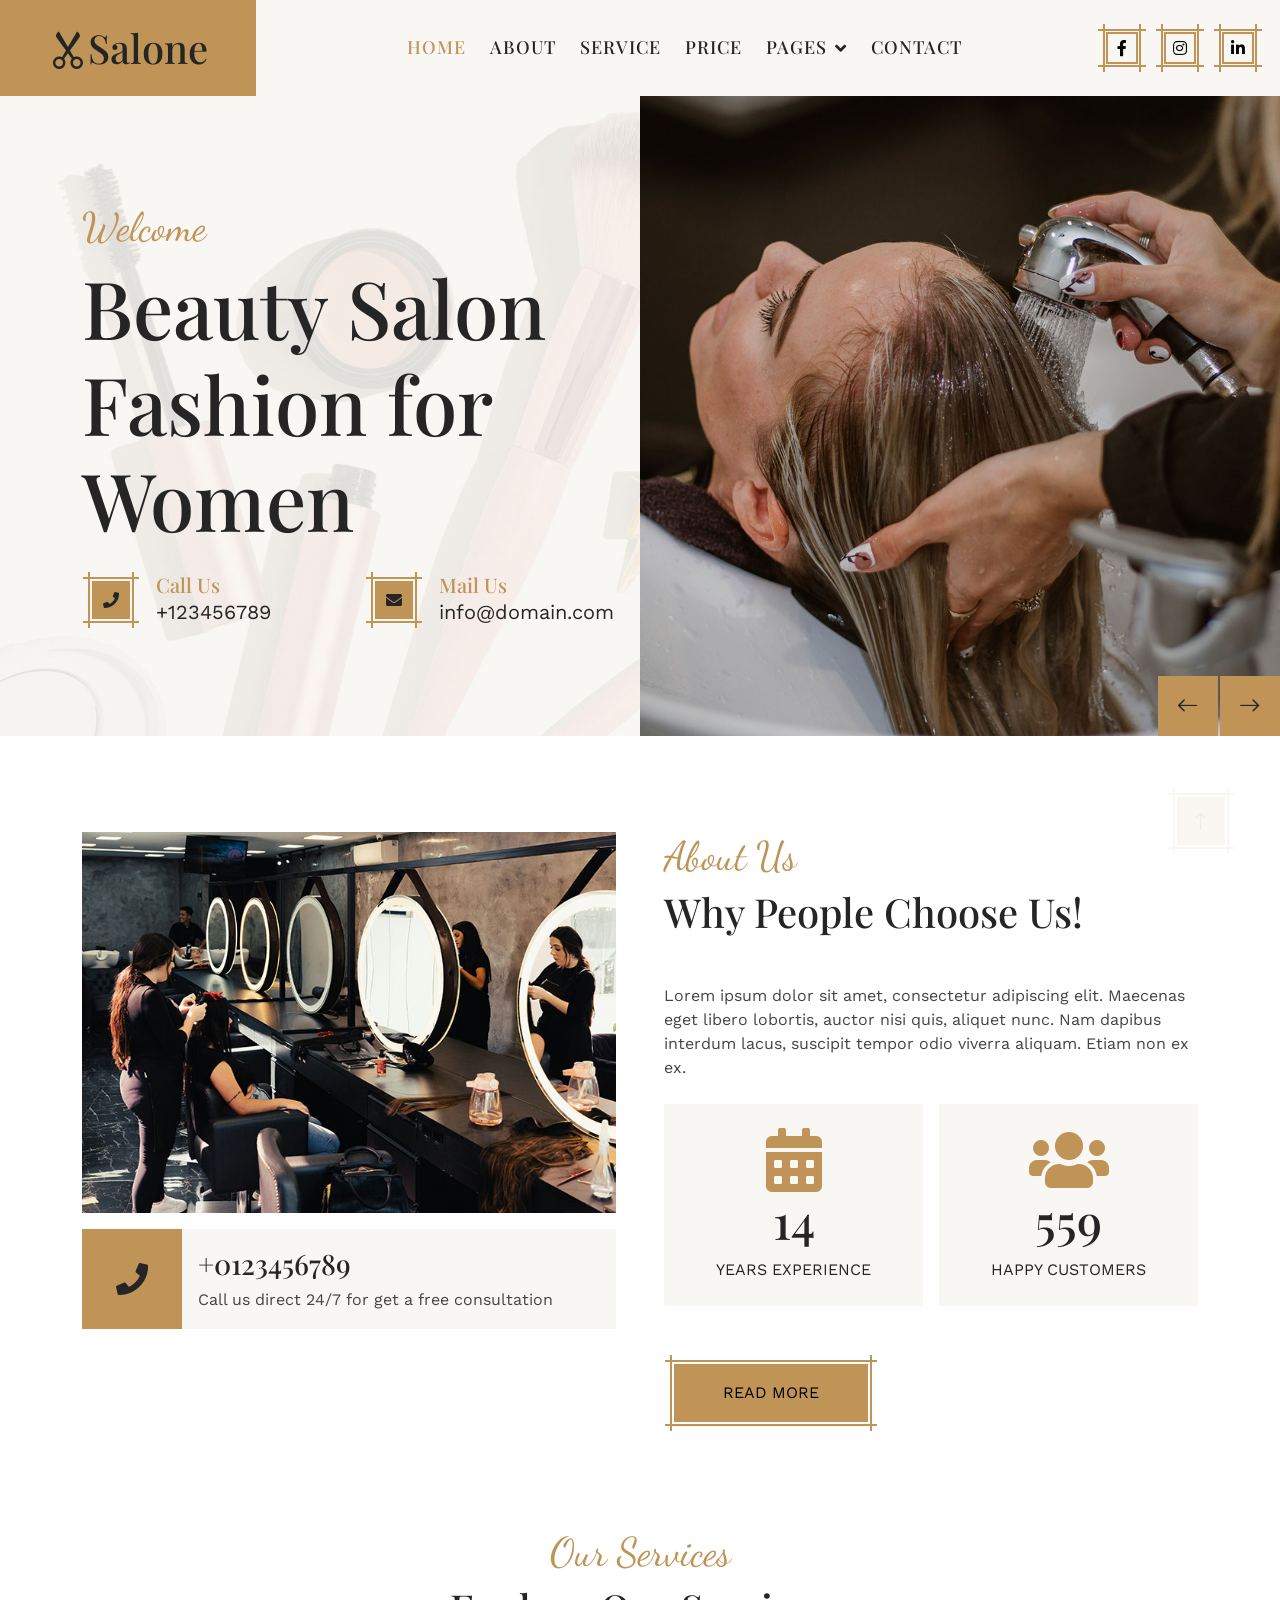
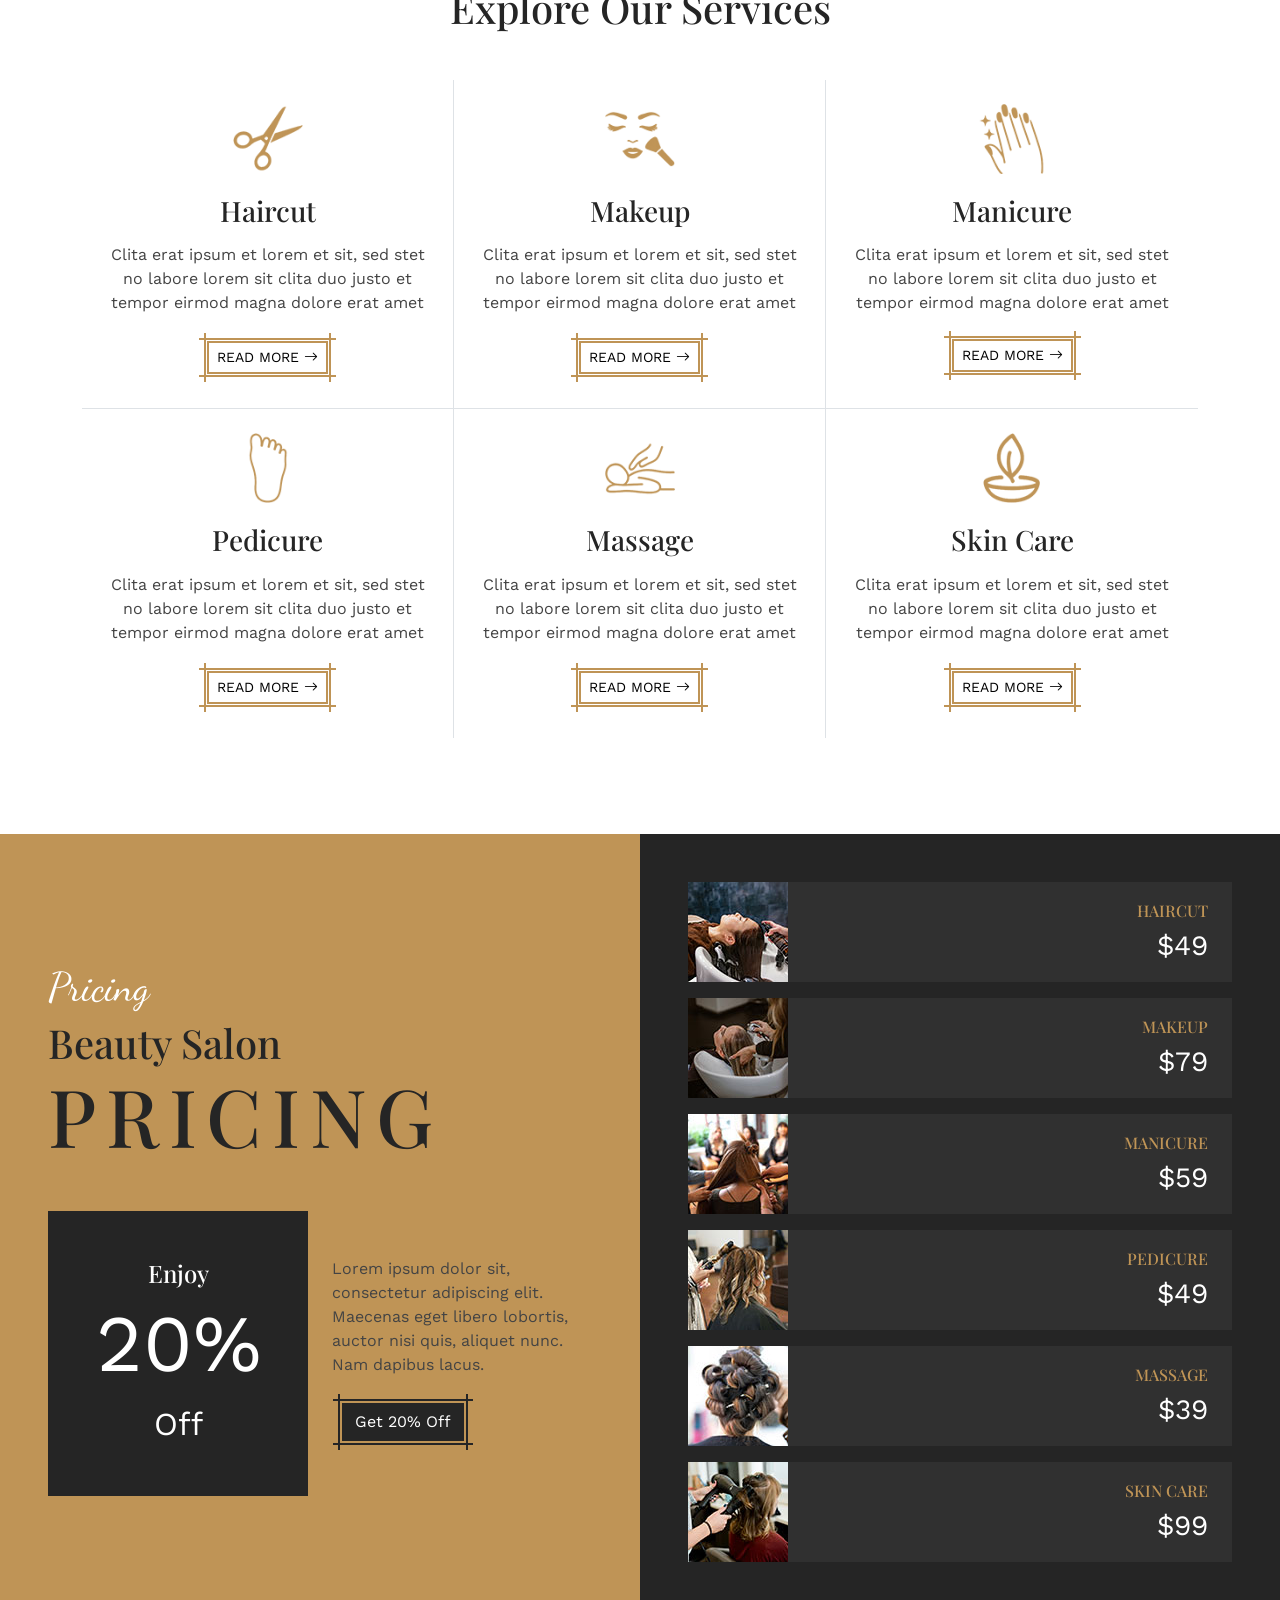
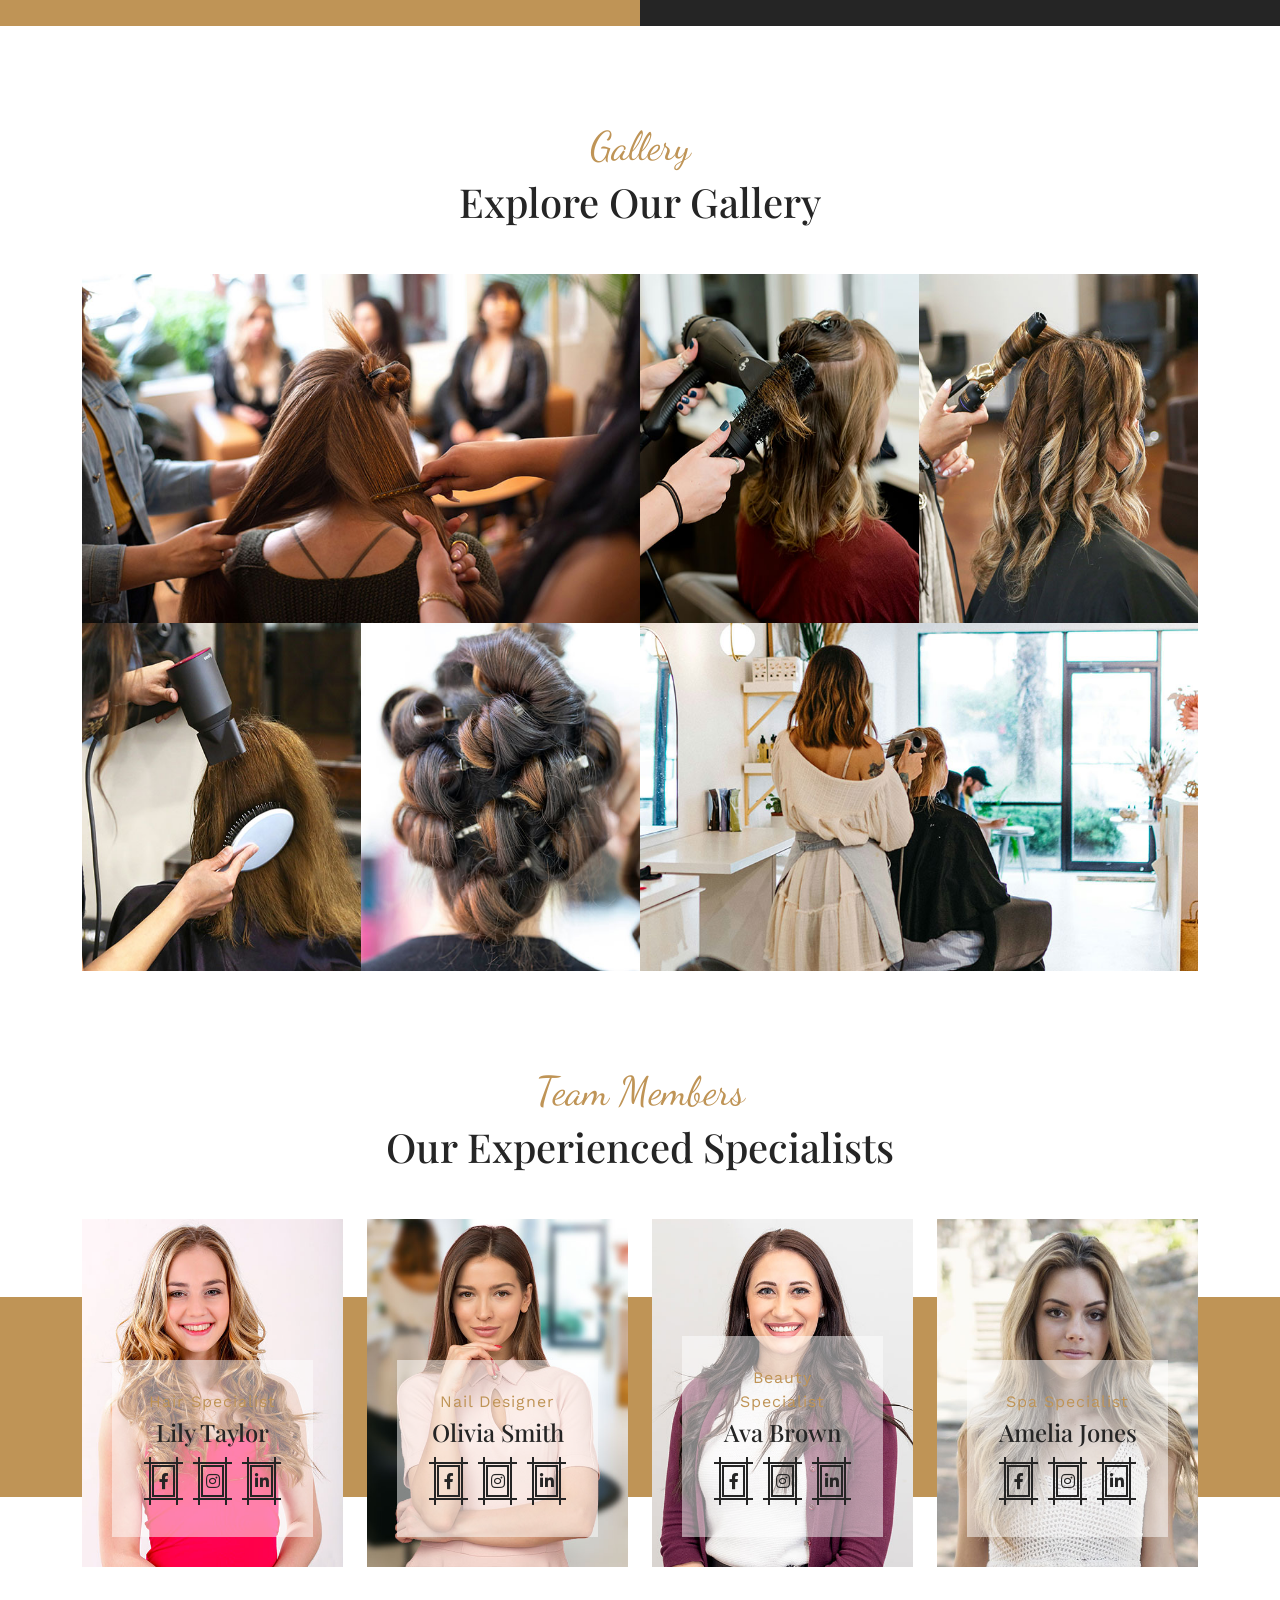
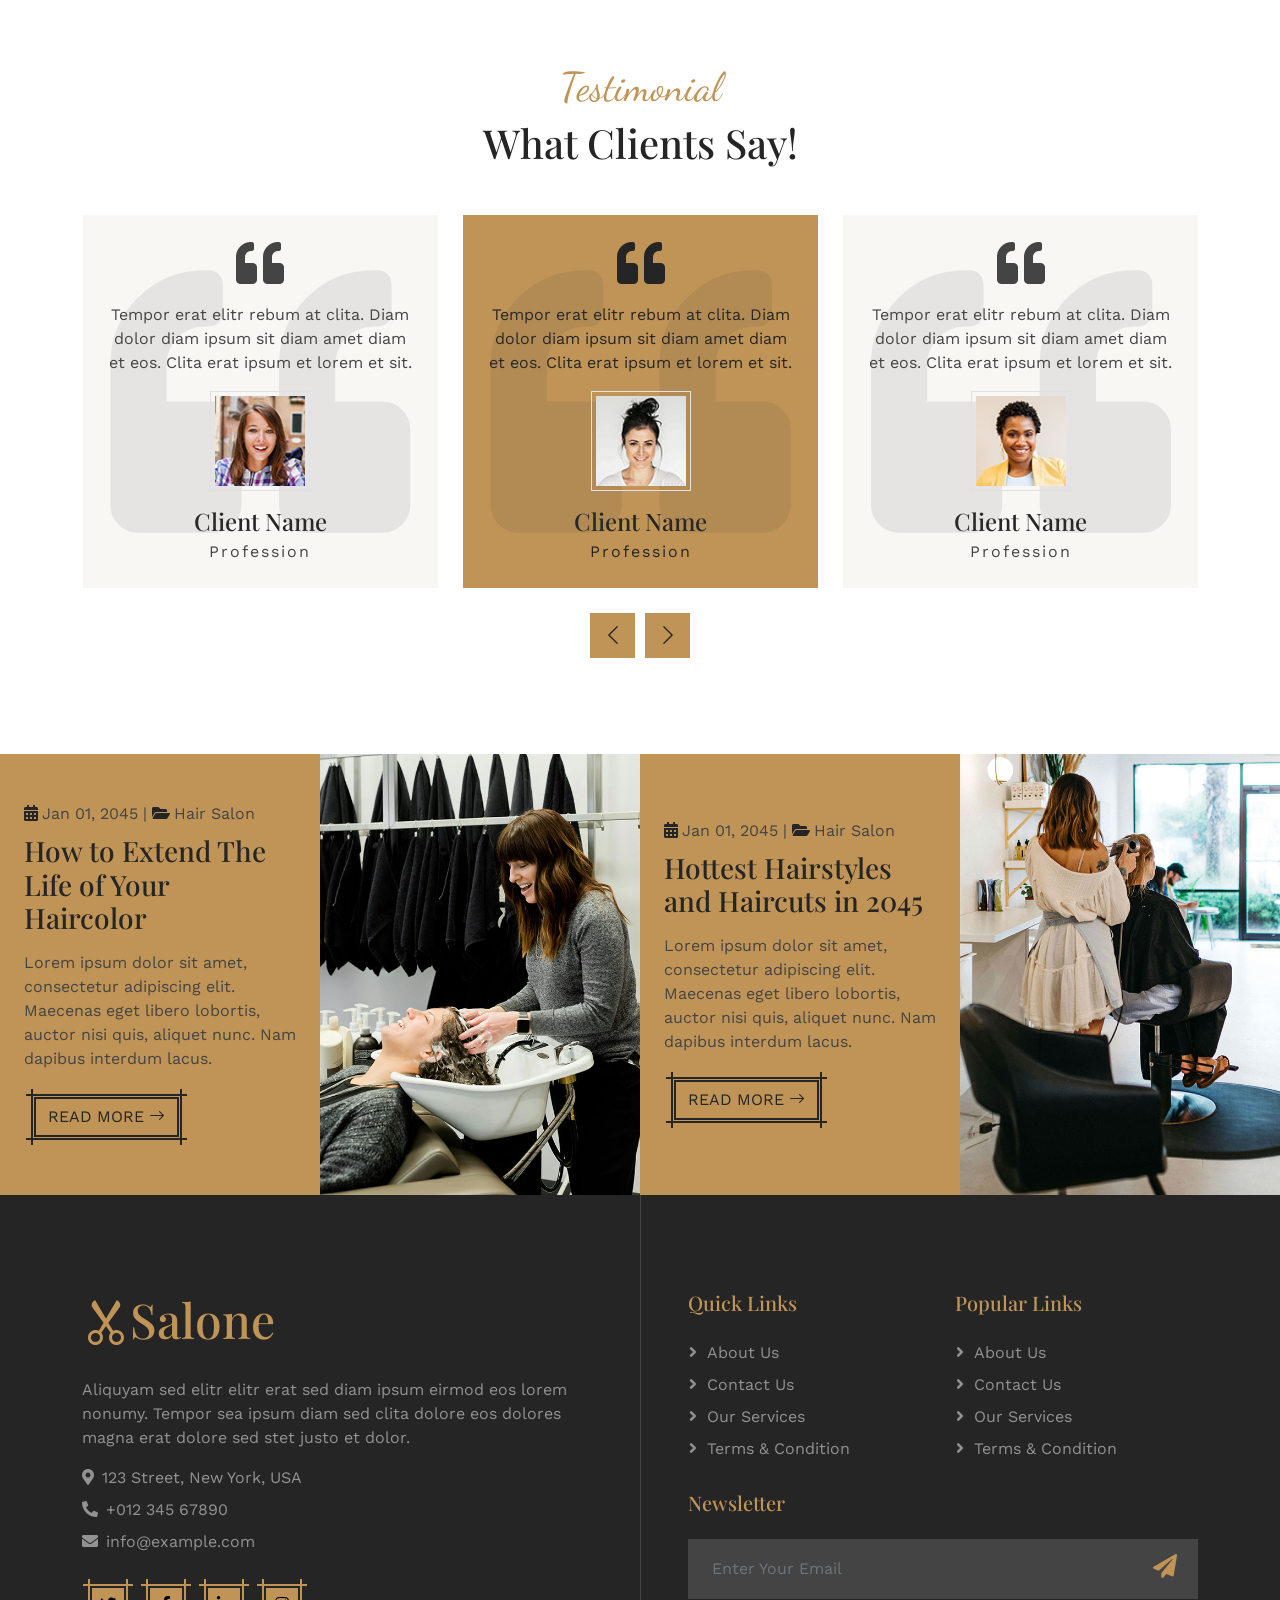
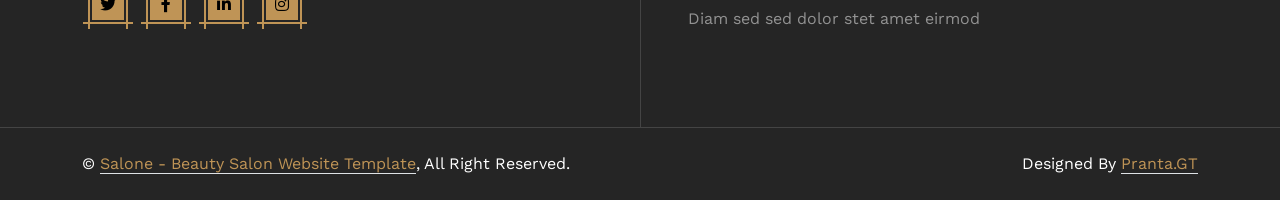
<file: index.html>
<!DOCTYPE html>
<html lang="en">

<head>
    <meta charset="utf-8">
    <title>Salone - Beauty Salon Website Template</title>
    <meta content="width=device-width, initial-scale=1.0" name="viewport">
    <meta content="" name="keywords">
    <meta content="" name="description">

    <!-- Favicon -->
    <link href="img/favicon.ico" rel="icon">

    <!-- Google Web Fonts -->
    <link rel="preconnect" href="https://fonts.googleapis.com">
    <link rel="preconnect" href="https://fonts.gstatic.com" crossorigin>
    <link
        href="https://fonts.googleapis.com/css2?family=Dancing+Script&family=Playfair+Display:wght@500&family=Work+Sans&display=swap"
        rel="stylesheet">

    <!-- Icon Font Stylesheet -->
    <link href="https://cdnjs.cloudflare.com/ajax/libs/font-awesome/5.10.0/css/all.min.css" rel="stylesheet">
    <link href="https://cdn.jsdelivr.net/npm/bootstrap-icons@1.4.1/font/bootstrap-icons.css" rel="stylesheet">

    <!-- Libraries Stylesheet -->
    <link href="lib/animate/animate.min.css" rel="stylesheet">
    <link href="lib/lightbox/css/lightbox.min.css" rel="stylesheet">
    <link href="lib/owlcarousel/assets/owl.carousel.min.css" rel="stylesheet">

    <!-- Customized Bootstrap Stylesheet -->
    <link href="css/bootstrap.min.css" rel="stylesheet">

    <!-- Template Stylesheet -->
    <link href="css/style.css" rel="stylesheet">
</head>

<body>
    <!-- Spinner Start -->
    <div id="spinner"
        class="show bg-white position-fixed translate-middle w-100 vh-100 top-50 start-50 d-flex align-items-center justify-content-center">
        <div class="spinner-grow text-primary" style="width: 3rem; height: 3rem;" role="status">
            <span class="sr-only">Loading...</span>
        </div>
    </div>
    <!-- Spinner End -->


    <!-- Navbar Start -->
    <div class="container-fluid bg-light sticky-top p-0">
        <nav class="navbar navbar-expand-lg navbar-light p-0">
            <a href="index.html" class="navbar-brand bg-primary py-4 px-5 me-0">
                <h1 class="mb-0"><i class="bi bi-scissors"></i>Salone</h1>
            </a>
            <button type="button" class="navbar-toggler me-4" data-bs-toggle="collapse"
                data-bs-target="#navbarCollapse">
                <span class="navbar-toggler-icon"></span>
            </button>
            <div class="collapse navbar-collapse p-3" id="navbarCollapse">
                <div class="navbar-nav mx-auto">
                    <a href="index.html" class="nav-item nav-link active">Home</a>
                    <a href="about.html" class="nav-item nav-link">About</a>
                    <a href="service.html" class="nav-item nav-link">Service</a>
                    <a href="price.html" class="nav-item nav-link">Price</a>
                    <div class="nav-item dropdown">
                        <a href="#" class="nav-link dropdown-toggle" data-bs-toggle="dropdown">Pages</a>
                        <div class="dropdown-menu bg-light mt-2">
                            <a href="gallery.html" class="dropdown-item">Photo Gallery</a>
                            <a href="blog.html" class="dropdown-item">Beauty Blog</a>
                            <a href="team.html" class="dropdown-item">Our Team</a>
                            <a href="testimonial.html" class="dropdown-item">Testimonial</a>
                            <a href="404.html" class="dropdown-item">404 Page</a>
                        </div>
                    </div>
                    <a href="contact.html" class="nav-item nav-link">Contact</a>
                </div>
                <div class="d-flex">
                    <a class="btn btn-primary btn-sm-square me-3" href=""><i class="fab fa-facebook-f"></i></a>
                    <a class="btn btn-primary btn-sm-square me-3" href=""><i class="fab fa-instagram"></i></a>
                    <a class="btn btn-primary btn-sm-square" href=""><i class="fab fa-linkedin-in"></i></a>
                </div>
            </div>
        </nav>
    </div>
    <!-- Navbar End -->


    <!-- Hero Start -->
    <div class="container-fluid p-0 hero-header bg-light mb-5">
        <div class="container p-0">
            <div class="row g-0 align-items-center">
                <div class="col-lg-6 hero-header-text py-5">
                    <div class="py-5 px-3 ps-lg-0">
                        <h1 class="font-dancing-script text-primary animated slideInLeft">Welcome</h1>
                        <h1 class="display-1 mb-4 animated slideInLeft">Beauty Salon Fashion for Women</h1>
                        <div class="row g-4 animated slideInLeft">
                            <div class="col-md-6">
                                <div class="d-flex align-items-center">
                                    <div class="btn-square btn btn-primary flex-shrink-0">
                                        <i class="fa fa-phone text-dark"></i>
                                    </div>
                                    <div class="px-3">
                                        <h5 class="text-primary mb-0">Call Us</h5>
                                        <p class="fs-5 text-dark mb-0">+123456789</p>
                                    </div>
                                </div>
                            </div>
                            <div class="col-md-6">
                                <div class="d-flex align-items-center">
                                    <div class="btn-square btn btn-primary flex-shrink-0">
                                        <i class="fa fa-envelope text-dark"></i>
                                    </div>
                                    <div class="px-3">
                                        <h5 class="text-primary mb-0">Mail Us</h5>
                                        <p class="fs-5 text-dark mb-0">info@domain.com</p>
                                    </div>
                                </div>
                            </div>
                        </div>
                    </div>
                </div>
                <div class="col-lg-6">
                    <div class="owl-carousel header-carousel animated fadeIn">
                        <img class="img-fluid" src="img/hero-slider-1.jpg" alt="">
                        <img class="img-fluid" src="img/hero-slider-2.jpg" alt="">
                        <img class="img-fluid" src="img/hero-slider-3.jpg" alt="">
                    </div>
                </div>
            </div>
        </div>
    </div>
    <!-- Hero End -->


    <!-- About Start -->
    <div class="container-fluid py-5">
        <div class="container">
            <div class="row g-5">
                <div class="col-lg-6 wow fadeIn" data-wow-delay="0.2s">
                    <img class="img-fluid mb-3" src="img/about.jpg" alt="">
                    <div class="d-flex align-items-center bg-light">
                        <div class="btn-square flex-shrink-0 bg-primary" style="width: 100px; height: 100px;">
                            <i class="fa fa-phone fa-2x text-dark"></i>
                        </div>
                        <div class="px-3">
                            <h3>+0123456789</h3>
                            <span>Call us direct 24/7 for get a free consultation</span>
                        </div>
                    </div>
                </div>
                <div class="col-lg-6 wow fadeIn" data-wow-delay="0.5s">
                    <h1 class="font-dancing-script text-primary">About Us</h1>
                    <h1 class="mb-5">Why People Choose Us!</h1>
                    <p class="mb-4">Lorem ipsum dolor sit amet, consectetur adipiscing elit. Maecenas eget libero
                        lobortis, auctor nisi quis, aliquet nunc. Nam dapibus interdum lacus, suscipit tempor odio
                        viverra aliquam. Etiam non ex ex.</p>
                    <div class="row g-3 mb-5">
                        <div class="col-sm-6">
                            <div class="bg-light text-center p-4">
                                <i class="fas fa-calendar-alt fa-4x text-primary"></i>
                                <h1 class="display-5" data-toggle="counter-up">25</h1>
                                <p class="text-dark text-uppercase mb-0">Years experience</p>
                            </div>
                        </div>
                        <div class="col-sm-6">
                            <div class="bg-light text-center p-4">
                                <i class="fas fa-users fa-4x text-primary"></i>
                                <h1 class="display-5" data-toggle="counter-up">999</h1>
                                <p class="text-dark text-uppercase mb-0">Happy Customers</p>
                            </div>
                        </div>
                    </div>
                    <a class="btn btn-primary text-uppercase px-5 py-3" href="">Read More</a>
                </div>
            </div>
        </div>
    </div>
    <!-- About End -->


    <!-- Service Start -->
    <div class="container-fluid service py-5">
        <div class="container">
            <div class="text-center wow fadeIn" data-wow-delay="0.1s">
                <h1 class="font-dancing-script text-primary">Our Services</h1>
                <h1 class="mb-5">Explore Our Services</h1>
            </div>
            <div class="row g-4 g-md-0 text-center">
                <div class="col-md-6 col-lg-4">
                    <div class="service-item h-100 p-4 border-bottom border-end wow fadeIn" data-wow-delay="0.1s">
                        <img class="img-fluid" src="img/haircut.png" alt="">
                        <h3 class="mb-3">Haircut</h3>
                        <p class="mb-3">Clita erat ipsum et lorem et sit, sed stet no labore lorem sit clita duo justo
                            et tempor eirmod magna dolore erat amet</p>
                        <a class="btn btn-sm btn-primary text-uppercase" href="">Read More <i
                                class="bi bi-arrow-right"></i></a>
                    </div>
                </div>
                <div class="col-md-6 col-lg-4">
                    <div class="service-item h-100 p-4 border-bottom border-lg-end wow fadeIn" data-wow-delay="0.3s">
                        <img class="img-fluid" src="img/makeup.png" alt="">
                        <h3 class="mb-3">Makeup</h3>
                        <p class="mb-3">Clita erat ipsum et lorem et sit, sed stet no labore lorem sit clita duo justo
                            et tempor eirmod magna dolore erat amet</p>
                        <a class="btn btn-sm btn-primary text-uppercase" href="">Read More <i
                                class="bi bi-arrow-right"></i></a>
                    </div>
                </div>
                <div class="col-md-6 col-lg-4">
                    <div class="service-item h-100 p-4 border-bottom border-end border-lg-end-0 wow fadeIn"
                        data-wow-delay="0.5s">
                        <img class="img-fluid" src="img/manicure.png" alt="">
                        <h3 class="mb-3">Manicure</h3>
                        <p class="mb-3">Clita erat ipsum et lorem et sit, sed stet no labore lorem sit clita duo justo
                            et tempor eirmod magna dolore erat amet</p>
                        <a class="btn btn-sm btn-primary text-uppercase my-2" href="">Read More <i
                                class="bi bi-arrow-right"></i></a>
                    </div>
                </div>
                <div class="col-md-6 col-lg-4">
                    <div class="service-item h-100 p-4 border-bottom border-lg-bottom-0 border-lg-end wow fadeIn"
                        data-wow-delay="0.1s">
                        <img class="img-fluid" src="img/pedicure.png" alt="">
                        <h3 class="mb-3">Pedicure</h3>
                        <p class="mb-3">Clita erat ipsum et lorem et sit, sed stet no labore lorem sit clita duo justo
                            et tempor eirmod magna dolore erat amet</p>
                        <a class="btn btn-sm btn-primary text-uppercase" href="">Read More <i
                                class="bi bi-arrow-right"></i></a>
                    </div>
                </div>
                <div class="col-md-6 col-lg-4">
                    <div class="service-item h-100 p-4 border-end wow fadeIn" data-wow-delay="0.3s">
                        <img class="img-fluid" src="img/massage.png" alt="">
                        <h3 class="mb-3">Massage</h3>
                        <p class="mb-3">Clita erat ipsum et lorem et sit, sed stet no labore lorem sit clita duo justo
                            et tempor eirmod magna dolore erat amet</p>
                        <a class="btn btn-sm btn-primary text-uppercase" href="">Read More <i
                                class="bi bi-arrow-right"></i></a>
                    </div>
                </div>
                <div class="col-md-6 col-lg-4">
                    <div class="service-item h-100 p-4 wow fadeIn" data-wow-delay="0.5s">
                        <img class="img-fluid" src="img/skin-care.png" alt="">
                        <h3 class="mb-3">Skin Care</h3>
                        <p class="mb-3">Clita erat ipsum et lorem et sit, sed stet no labore lorem sit clita duo justo
                            et tempor eirmod magna dolore erat amet</p>
                        <a class="btn btn-sm btn-primary text-uppercase" href="">Read More <i
                                class="bi bi-arrow-right"></i></a>
                    </div>
                </div>
            </div>
        </div>
    </div>
    <!-- Service End -->


    <!-- Pricing Start -->
    <div class="container-fluid price px-0 py-5">
        <div class="row g-0">
            <div class="col-md-6">
                <div class="d-flex align-items-center h-100 bg-primary p-5">
                    <div class="wow fadeIn" data-wow-delay="0.3s">
                        <h1 class="font-dancing-script text-white">Pricing</h1>
                        <h1 class="mb-0">Beauty Salon</h1>
                        <h1 class="display-1 text-uppercase mb-5" style="letter-spacing: 10px;">Pricing</h1>
                        <div class="row g-4 align-items-center">
                            <div class="col-lg-6">
                                <div class="text-center bg-dark p-5">
                                    <h4 class="text-white">Enjoy</h4>
                                    <h1 class="display-1 font-work-sans text-white">20%</h1>
                                    <p class="fs-2 text-white mb-0">Off</p>
                                </div>
                            </div>
                            <div class="col-lg-6">
                                <p>Lorem ipsum dolor sit, consectetur adipiscing elit. Maecenas eget libero lobortis,
                                    auctor nisi quis, aliquet nunc. Nam dapibus lacus.</p>
                                <a class="btn btn-dark" href="">Get 20% Off</a>
                            </div>
                        </div>
                    </div>
                </div>
            </div>
            <div class="col-md-6">
                <div class="h-100 bg-dark p-5">
                    <div class="price-item mb-3 wow fadeIn" data-wow-delay="0.1s">
                        <img class="img-fluid flex-shrink-0" src="img/price-1.jpg" alt="">
                        <div class="text-end px-4">
                            <h6 class="text-uppercase text-primary">Haircut</h6>
                            <h3 class="text-white font-work-sans mb-0">$49</h3>
                        </div>
                    </div>
                    <div class="price-item mb-3 wow fadeIn" data-wow-delay="0.2s">
                        <img class="img-fluid flex-shrink-0" src="img/price-2.jpg" alt="">
                        <div class="text-end px-4">
                            <h6 class="text-uppercase text-primary">Makeup</h6>
                            <h3 class="text-white font-work-sans mb-0">$79</h3>
                        </div>
                    </div>
                    <div class="price-item mb-3 wow fadeIn" data-wow-delay="0.3s">
                        <img class="img-fluid flex-shrink-0" src="img/price-3.jpg" alt="">
                        <div class="text-end px-4">
                            <h6 class="text-uppercase text-primary">Manicure</h6>
                            <h3 class="text-white font-work-sans mb-0">$59</h3>
                        </div>
                    </div>
                    <div class="price-item mb-3 wow fadeIn" data-wow-delay="0.4s">
                        <img class="img-fluid flex-shrink-0" src="img/price-4.jpg" alt="">
                        <div class="text-end px-4">
                            <h6 class="text-uppercase text-primary">Pedicure</h6>
                            <h3 class="text-white font-work-sans mb-0">$49</h3>
                        </div>
                    </div>
                    <div class="price-item mb-3 wow fadeIn" data-wow-delay="0.5s">
                        <img class="img-fluid flex-shrink-0" src="img/price-5.jpg" alt="">
                        <div class="text-end px-4">
                            <h6 class="text-uppercase text-primary">Massage</h6>
                            <h3 class="text-white font-work-sans mb-0">$39</h3>
                        </div>
                    </div>
                    <div class="price-item mb-3 wow fadeIn" data-wow-delay="0.6s">
                        <img class="img-fluid flex-shrink-0" src="img/price-6.jpg" alt="">
                        <div class="text-end px-4">
                            <h6 class="text-uppercase text-primary">Skin Care</h6>
                            <h3 class="text-white font-work-sans mb-0">$99</h3>
                        </div>
                    </div>
                </div>
            </div>
        </div>
    </div>
    <!-- Pricing End -->


    <!-- Gallery Start -->
    <div class="container-fluid gallery py-5">
        <div class="container">
            <div class="text-center wow fadeIn" data-wow-delay="0.2s">
                <h1 class="font-dancing-script text-primary">Gallery</h1>
                <h1 class="mb-5">Explore Our Gallery</h1>
            </div>
            <div class="row g-0">
                <div class="col-md-6 wow fadeIn" data-wow-delay="0.2s">
                    <div class="gallery-item h-100">
                        <img src="img/gallery-1.jpg" class="img-fluid w-100 h-100" alt="">
                        <div class="gallery-icon">
                            <a href="img/gallery-1.jpg" class="btn btn-primary btn-lg-square"
                                data-lightbox="Gallery-1"><i class="fa fa-eye"></i></a>
                        </div>
                    </div>
                </div>
                <div class="col-md-3 wow fadeIn" data-wow-delay="0.4s">
                    <div class="gallery-item h-100">
                        <img src="img/gallery-2.jpg" class="img-fluid w-100 h-100" alt="">
                        <div class="gallery-icon">
                            <a href="img/gallery-2.jpg" class="btn btn-primary btn-lg-square"
                                data-lightbox="Gallery-2"><i class="fa fa-eye"></i></a>
                        </div>
                    </div>
                </div>
                <div class="col-md-3 wow fadeIn" data-wow-delay="0.6s">
                    <div class="gallery-item h-100">
                        <img src="img/gallery-3.jpg" class="img-fluid w-100 h-100" alt="">
                        <div class="gallery-icon">
                            <a href="img/gallery-3.jpg" class="btn btn-primary btn-lg-square"
                                data-lightbox="Gallery-3"><i class="fa fa-eye"></i></a>
                        </div>
                    </div>
                </div>
                <div class="col-md-3 wow fadeIn" data-wow-delay="0.2s">
                    <div class="gallery-item h-100">
                        <img src="img/gallery-4.jpg" class="img-fluid w-100 h-100" alt="">
                        <div class="gallery-icon">
                            <a href="img/gallery-4.jpg" class="btn btn-primary btn-lg-square"
                                data-lightbox="Gallery-4"><i class="fa fa-eye"></i></a>
                        </div>
                    </div>
                </div>
                <div class="col-md-3 wow fadeIn" data-wow-delay="0.4s">
                    <div class="gallery-item h-100">
                        <img src="img/gallery-5.jpg" class="img-fluid w-100 h-100" alt="">
                        <div class="gallery-icon">
                            <a href="img/gallery-5.jpg" class="btn btn-primary btn-lg-square"
                                data-lightbox="Gallery-5"><i class="fa fa-eye"></i></a>
                        </div>
                    </div>
                </div>
                <div class="col-md-6 wow fadeIn" data-wow-delay="0.6s">
                    <div class="gallery-item h-100">
                        <img src="img/gallery-6.jpg" class="img-fluid w-100 h-100" alt="">
                        <div class="gallery-icon">
                            <a href="img/gallery-6.jpg" class="btn btn-primary btn-lg-square"
                                data-lightbox="Gallery-6"><i class="fa fa-eye"></i></a>
                        </div>
                    </div>
                </div>
            </div>
        </div>
    </div>
    <!-- Gallery End -->


    <!-- Team Start -->
    <div class="container-fluid overflow-hidden py-5">
        <div class="container">
            <div class="text-center wow fadeIn" data-wow-delay="0.2s">
                <h1 class="font-dancing-script text-primary">Team Members</h1>
                <h1 class="mb-5">Our Experienced Specialists</h1>
            </div>
            <div class="row g-4 team">
                <div class="col-md-6 col-lg-3 wow fadeIn" data-wow-delay="0.1s">
                    <div class="team-item position-relative overflow-hidden">
                        <img class="img-fluid w-100" src="img/team-1.jpg" alt="">
                        <div class="team-overlay">
                            <p class="text-primary mb-1">Hair Specialist</p>
                            <h4>Lily Taylor</h4>
                            <div class="d-flex justify-content-center">
                                <a class="btn btn-dark btn-sm-square border-2 me-3" href="">
                                    <i class="fab fa-facebook-f"></i>
                                </a>
                                <a class="btn btn-dark btn-sm-square border-2 me-3" href="">
                                    <i class="fab fa-instagram"></i>
                                </a>
                                <a class="btn btn-dark btn-sm-square border-2" href="">
                                    <i class="fab fa-linkedin-in"></i>
                                </a>
                            </div>
                        </div>
                    </div>
                </div>
                <div class="col-md-6 col-lg-3 wow fadeIn" data-wow-delay="0.3s">
                    <div class="team-item position-relative overflow-hidden">
                        <img class="img-fluid w-100" src="img/team-2.jpg" alt="">
                        <div class="team-overlay">
                            <p class="text-primary mb-1">Nail Designer</p>
                            <h4>Olivia Smith</h4>
                            <div class="d-flex justify-content-center">
                                <a class="btn btn-dark btn-sm-square border-2 me-3" href="">
                                    <i class="fab fa-facebook-f"></i>
                                </a>
                                <a class="btn btn-dark btn-sm-square border-2 me-3" href="">
                                    <i class="fab fa-instagram"></i>
                                </a>
                                <a class="btn btn-dark btn-sm-square border-2" href="">
                                    <i class="fab fa-linkedin-in"></i>
                                </a>
                            </div>
                        </div>
                    </div>
                </div>
                <div class="col-md-6 col-lg-3 wow fadeIn" data-wow-delay="0.5s">
                    <div class="team-item position-relative overflow-hidden">
                        <img class="img-fluid w-100" src="img/team-3.jpg" alt="">
                        <div class="team-overlay">
                            <p class="text-primary mb-1">Beauty Specialist</p>
                            <h4>Ava Brown</h4>
                            <div class="d-flex justify-content-center">
                                <a class="btn btn-dark btn-sm-square border-2 me-3" href="">
                                    <i class="fab fa-facebook-f"></i>
                                </a>
                                <a class="btn btn-dark btn-sm-square border-2 me-3" href="">
                                    <i class="fab fa-instagram"></i>
                                </a>
                                <a class="btn btn-dark btn-sm-square border-2" href="">
                                    <i class="fab fa-linkedin-in"></i>
                                </a>
                            </div>
                        </div>
                    </div>
                </div>
                <div class="col-md-6 col-lg-3 wow fadeIn" data-wow-delay="0.7s">
                    <div class="team-item position-relative overflow-hidden">
                        <img class="img-fluid w-100" src="img/team-4.jpg" alt="">
                        <div class="team-overlay">
                            <p class="text-primary mb-1">Spa Specialist</p>
                            <h4>Amelia Jones</h4>
                            <div class="d-flex justify-content-center">
                                <a class="btn btn-dark btn-sm-square border-2 me-3" href="">
                                    <i class="fab fa-facebook-f"></i>
                                </a>
                                <a class="btn btn-dark btn-sm-square border-2 me-3" href="">
                                    <i class="fab fa-instagram"></i>
                                </a>
                                <a class="btn btn-dark btn-sm-square border-2" href="">
                                    <i class="fab fa-linkedin-in"></i>
                                </a>
                            </div>
                        </div>
                    </div>
                </div>
            </div>
        </div>
    </div>
    <!-- Team End -->


    <!-- Testimonial Start -->
    <div class="container-fluid py-5">
        <div class="container">
            <div class="text-center wow fadeIn" data-wow-delay="0.2s">
                <h1 class="font-dancing-script text-primary">Testimonial</h1>
                <h1 class="mb-5">What Clients Say!</h1>
            </div>
            <div class="owl-carousel testimonial-carousel wow fadeIn" data-wow-delay="0.3s">
                <div class="text-center bg-light p-4">
                    <i class="fa fa-quote-left fa-3x mb-3"></i>
                    <p>Tempor erat elitr rebum at clita. Diam dolor diam ipsum sit diam amet diam et eos. Clita erat
                        ipsum et lorem et sit.</p>
                    <img class="img-fluid mx-auto border p-1 mb-3" src="img/testimonial-1.jpg" alt="">
                    <h4 class="mb-1">Client Name</h4>
                    <span>Profession</span>
                </div>
                <div class="text-center bg-light p-4">
                    <i class="fa fa-quote-left fa-3x mb-3"></i>
                    <p>Tempor erat elitr rebum at clita. Diam dolor diam ipsum sit diam amet diam et eos. Clita erat
                        ipsum et lorem et sit.</p>
                    <img class="img-fluid mx-auto border p-1 mb-3" src="img/testimonial-2.jpg" alt="">
                    <h4 class="mb-1">Client Name</h4>
                    <span>Profession</span>
                </div>
                <div class="text-center bg-light p-4">
                    <i class="fa fa-quote-left fa-3x mb-3"></i>
                    <p>Tempor erat elitr rebum at clita. Diam dolor diam ipsum sit diam amet diam et eos. Clita erat
                        ipsum et lorem et sit.</p>
                    <img class="img-fluid mx-auto border p-1 mb-3" src="img/testimonial-3.jpg" alt="">
                    <h4 class="mb-1">Client Name</h4>
                    <span>Profession</span>
                </div>
                <div class="text-center bg-light p-4">
                    <i class="fa fa-quote-left fa-3x mb-3"></i>
                    <p>Tempor erat elitr rebum at clita. Diam dolor diam ipsum sit diam amet diam et eos. Clita erat
                        ipsum et lorem et sit.</p>
                    <img class="img-fluid mx-auto border p-1 mb-3" src="img/testimonial-4.jpg" alt="">
                    <h4 class="mb-1">Client Name</h4>
                    <span>Profession</span>
                </div>
            </div>
        </div>
    </div>
    <!-- Testimonial End -->


    <!-- Blog Start -->
    <div class="container-fluid blog p-0 mt-5">
        <div class="row g-0">
            <div class="col-md-6 col-lg-3 wow fadeIn" data-wow-delay="0.1s">
                <div class="h-100 d-flex flex-column justify-content-center bg-primary py-5 px-4">
                    <p class="mb-2"><i class="fa fa-calendar-alt text-dark me-1"></i>Jan 01, 2045 | <i
                            class="fa fa-folder-open text-dark me-1"></i>Hair Salon</p>
                    <h3 class="mb-3">How to Extend The Life of Your Haircolor</h3>
                    <p>Lorem ipsum dolor sit amet, consectetur adipiscing elit. Maecenas eget libero lobortis, auctor
                        nisi quis, aliquet nunc. Nam dapibus interdum lacus.</p>
                    <a class="btn btn-dark align-self-start text-uppercase" href="">Read More <i
                            class="bi bi-arrow-right"></i></a>
                </div>
            </div>
            <div class="col-md-6 col-lg-3 wow fadeIn" data-wow-delay="0.3s">
                <div class="h-100">
                    <img class="img-fluid w-100 h-100" src="img/blog-1.jpg" alt="" style="object-fit: cover;">
                </div>
            </div>
            <div class="col-md-6 col-lg-3 wow fadeIn" data-wow-delay="0.5s">
                <div class="h-100 d-flex flex-column justify-content-center bg-primary py-5 px-4">
                    <p class="mb-2"><i class="fa fa-calendar-alt text-dark me-1"></i>Jan 01, 2045 | <i
                            class="fa fa-folder-open text-dark me-1"></i>Hair Salon</p>
                    <h3 class="mb-3">Hottest Hairstyles and Haircuts in 2045</h3>
                    <p>Lorem ipsum dolor sit amet, consectetur adipiscing elit. Maecenas eget libero lobortis, auctor
                        nisi quis, aliquet nunc. Nam dapibus interdum lacus.</p>
                    <a class="btn btn-dark align-self-start text-uppercase" href="">Read More <i
                            class="bi bi-arrow-right"></i></a>
                </div>
            </div>
            <div class="col-md-6 col-lg-3 wow fadeIn" data-wow-delay="0.7s">
                <div class="h-100">
                    <img class="img-fluid w-100 h-100" src="img/blog-2.jpg" alt="" style="object-fit: cover;">
                </div>
            </div>
        </div>
    </div>
    <!-- Blog End -->


    <!-- Footer Start -->
    <div class="container-fluid footer position-relative bg-dark text-white-50 py-5 wow fadeIn" data-wow-delay="0.2s">
        <div class="container py-5">
            <div class="row g-5">
                <div class="col-lg-6 pe-lg-5">
                    <a href="index.html" class="navbar-brand">
                        <h1 class="display-5 text-primary mb-0"><i class="bi bi-scissors"></i>Salone</h1>
                    </a>
                    <p>Aliquyam sed elitr elitr erat sed diam ipsum eirmod eos lorem nonumy. Tempor sea ipsum diam sed
                        clita dolore eos dolores magna erat dolore sed stet justo et dolor.</p>
                    <p class="mb-2"><i class="fa fa-map-marker-alt me-2"></i>123 Street, New York, USA</p>
                    <p class="mb-2"><i class="fa fa-phone-alt me-2"></i>+012 345 67890</p>
                    <p><i class="fa fa-envelope me-2"></i>info@example.com</p>
                    <div class="d-flex justify-content-start mt-4">
                        <a class="btn btn-sm-square btn-primary me-3" href="#"><i class="fab fa-twitter"></i></a>
                        <a class="btn btn-sm-square btn-primary me-3" href="#"><i class="fab fa-facebook-f"></i></a>
                        <a class="btn btn-sm-square btn-primary me-3" href="#"><i class="fab fa-linkedin-in"></i></a>
                        <a class="btn btn-sm-square btn-primary me-3" href="#"><i class="fab fa-instagram"></i></a>
                    </div>
                </div>
                <div class="col-lg-6 ps-lg-5">
                    <div class="row g-4">
                        <div class="col-sm-6">
                            <h5 class="text-primary mb-4">Quick Links</h5>
                            <a class="btn btn-link" href="">About Us</a>
                            <a class="btn btn-link" href="">Contact Us</a>
                            <a class="btn btn-link" href="">Our Services</a>
                            <a class="btn btn-link" href="">Terms & Condition</a>
                        </div>
                        <div class="col-sm-6">
                            <h5 class="text-primary mb-4">Popular Links</h5>
                            <a class="btn btn-link" href="">About Us</a>
                            <a class="btn btn-link" href="">Contact Us</a>
                            <a class="btn btn-link" href="">Our Services</a>
                            <a class="btn btn-link" href="">Terms & Condition</a>
                        </div>
                        <div class="col-sm-12">
                            <h5 class="text-primary mb-4">Newsletter</h5>
                            <div class="position-relative w-100 mb-2">
                                <input class="form-control bg-secondary border-0 w-100 ps-4 pe-5" type="text"
                                    placeholder="Enter Your Email" style="height: 60px;">
                                <button type="button" class="btn shadow-none position-absolute top-0 end-0 mt-2 me-2"><i
                                        class="fa fa-paper-plane text-primary fs-4"></i></button>
                            </div>
                            <p class="mb-0">Diam sed sed dolor stet amet eirmod</p>
                        </div>
                    </div>
                </div>
            </div>
        </div>
    </div>
    <!-- Footer End -->


    <!-- Copyright Start -->
     <div class="container-fluid bg-dark text-white border-top border-secondary py-4 wow fadeIn" data-wow-delay="0.1s">
      <div class="container">
        <div class="row">
          <div class="col-md-6 text-center text-md-start mb-3 mb-md-0">
            &copy; <a class="border-bottom" href="#">Salone - Beauty Salon Website Template</a>, All Right Reserved.
          </div>
          <div class="col-md-6 text-center text-md-end">Designed By <a class="border-bottom" href="#">Pranta.GT</a></div>
        </div>
      </div>
    </div>
    <!-- Copyright End -->


    <!-- Back to Top -->
    <a href="#" class="btn btn-lg btn-primary btn-lg-square back-to-top"><i class="bi bi-arrow-up"></i></a>


    <!-- JavaScript Libraries -->
    <script src="https://ajax.googleapis.com/ajax/libs/jquery/3.6.1/jquery.min.js"></script>
    <script src="https://cdn.jsdelivr.net/npm/bootstrap@5.0.0/dist/js/bootstrap.bundle.min.js"></script>
    <script src="lib/wow/wow.min.js"></script>
    <script src="lib/easing/easing.min.js"></script>
    <script src="lib/waypoints/waypoints.min.js"></script>
    <script src="lib/counterup/counterup.min.js"></script>
    <script src="lib/lightbox/js/lightbox.min.js"></script>
    <script src="lib/owlcarousel/owl.carousel.min.js"></script>

    <!-- Template Javascript -->
    <script src="js/main.js"></script>
</body>

</html>
</file>
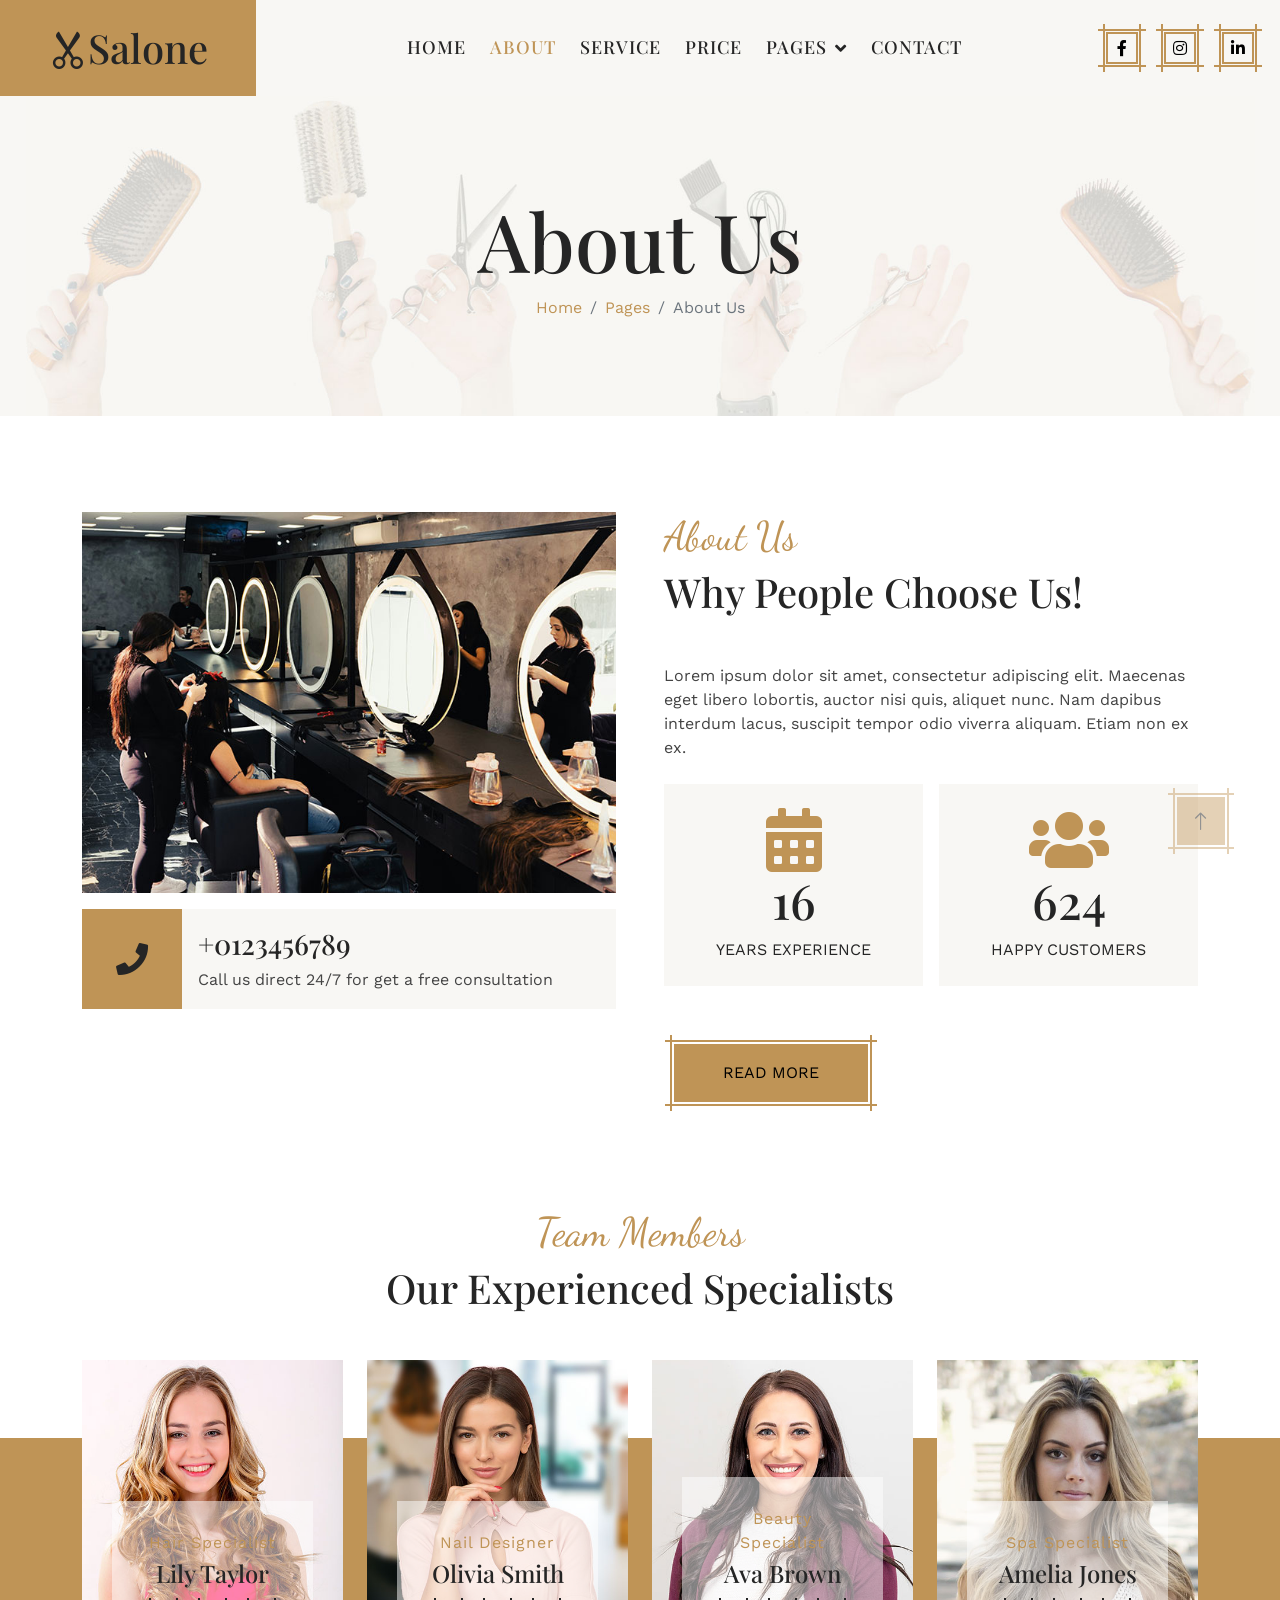
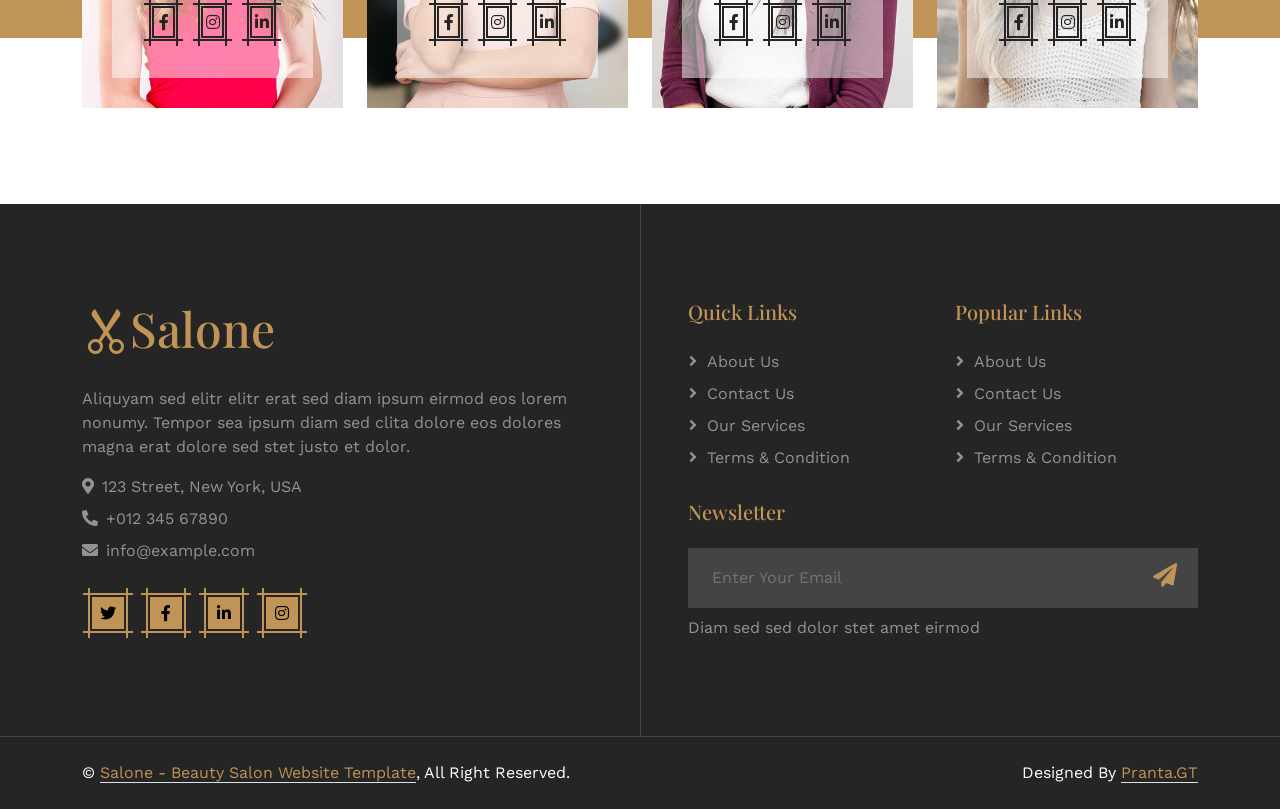
<file: about.html>
<!DOCTYPE html>
<html lang="en">

<head>
    <meta charset="utf-8">
    <title>Salone - Beauty Salon Website Template</title>
    <meta content="width=device-width, initial-scale=1.0" name="viewport">
    <meta content="" name="keywords">
    <meta content="" name="description">

    <!-- Favicon -->
    <link href="img/favicon.ico" rel="icon">

    <!-- Google Web Fonts -->
    <link rel="preconnect" href="https://fonts.googleapis.com">
    <link rel="preconnect" href="https://fonts.gstatic.com" crossorigin>
    <link
        href="https://fonts.googleapis.com/css2?family=Dancing+Script&family=Playfair+Display:wght@500&family=Work+Sans&display=swap"
        rel="stylesheet">

    <!-- Icon Font Stylesheet -->
    <link href="https://cdnjs.cloudflare.com/ajax/libs/font-awesome/5.10.0/css/all.min.css" rel="stylesheet">
    <link href="https://cdn.jsdelivr.net/npm/bootstrap-icons@1.4.1/font/bootstrap-icons.css" rel="stylesheet">

    <!-- Libraries Stylesheet -->
    <link href="lib/animate/animate.min.css" rel="stylesheet">
    <link href="lib/lightbox/css/lightbox.min.css" rel="stylesheet">
    <link href="lib/owlcarousel/assets/owl.carousel.min.css" rel="stylesheet">

    <!-- Customized Bootstrap Stylesheet -->
    <link href="css/bootstrap.min.css" rel="stylesheet">

    <!-- Template Stylesheet -->
    <link href="css/style.css" rel="stylesheet">
</head>

<body>
    <!-- Spinner Start -->
    <div id="spinner"
        class="show bg-white position-fixed translate-middle w-100 vh-100 top-50 start-50 d-flex align-items-center justify-content-center">
        <div class="spinner-grow text-primary" style="width: 3rem; height: 3rem;" role="status">
            <span class="sr-only">Loading...</span>
        </div>
    </div>
    <!-- Spinner End -->


    <!-- Navbar Start -->
    <div class="container-fluid bg-light sticky-top p-0">
        <nav class="navbar navbar-expand-lg navbar-light p-0">
            <a href="index.html" class="navbar-brand bg-primary py-4 px-5 me-0">
                <h1 class="mb-0"><i class="bi bi-scissors"></i>Salone</h1>
            </a>
            <button type="button" class="navbar-toggler me-4" data-bs-toggle="collapse"
                data-bs-target="#navbarCollapse">
                <span class="navbar-toggler-icon"></span>
            </button>
            <div class="collapse navbar-collapse p-3" id="navbarCollapse">
                <div class="navbar-nav mx-auto">
                    <a href="index.html" class="nav-item nav-link">Home</a>
                    <a href="about.html" class="nav-item nav-link active">About</a>
                    <a href="service.html" class="nav-item nav-link">Service</a>
                    <a href="price.html" class="nav-item nav-link">Price</a>
                    <div class="nav-item dropdown">
                        <a href="#" class="nav-link dropdown-toggle" data-bs-toggle="dropdown">Pages</a>
                        <div class="dropdown-menu bg-light mt-2">
                            <a href="gallery.html" class="dropdown-item">Photo Gallery</a>
                            <a href="blog.html" class="dropdown-item">Beauty Blog</a>
                            <a href="team.html" class="dropdown-item">Our Team</a>
                            <a href="testimonial.html" class="dropdown-item">Testimonial</a>
                            <a href="404.html" class="dropdown-item">404 Page</a>
                        </div>
                    </div>
                    <a href="contact.html" class="nav-item nav-link">Contact</a>
                </div>
                <div class="d-flex">
                    <a class="btn btn-primary btn-sm-square me-3" href=""><i class="fab fa-facebook-f"></i></a>
                    <a class="btn btn-primary btn-sm-square me-3" href=""><i class="fab fa-instagram"></i></a>
                    <a class="btn btn-primary btn-sm-square" href=""><i class="fab fa-linkedin-in"></i></a>
                </div>
            </div>
        </nav>
    </div>
    <!-- Navbar End -->


    <!-- Hero Start -->
    <div class="container-fluid bg-light page-header py-5 mb-5">
        <div class="container text-center py-5">
            <h1 class="display-1 animated slideInLeft">About Us</h1>
            <nav aria-label="breadcrumb">
                <ol class="breadcrumb justify-content-center animated slideInLeft mb-0">
                    <li class="breadcrumb-item"><a class="text-primary" href="#">Home</a></li>
                    <li class="breadcrumb-item"><a class="text-primary" href="#">Pages</a></li>
                    <li class="breadcrumb-item active" aria-current="page">About Us</li>
                </ol>
            </nav>
        </div>
    </div>
    <!-- Hero End -->


    <!-- About Start -->
    <div class="container-fluid py-5">
        <div class="container">
            <div class="row g-5">
                <div class="col-lg-6 wow fadeIn" data-wow-delay="0.2s">
                    <img class="img-fluid mb-3" src="img/about.jpg" alt="">
                    <div class="d-flex align-items-center bg-light">
                        <div class="btn-square flex-shrink-0 bg-primary" style="width: 100px; height: 100px;">
                            <i class="fa fa-phone fa-2x text-dark"></i>
                        </div>
                        <div class="px-3">
                            <h3>+0123456789</h3>
                            <span>Call us direct 24/7 for get a free consultation</span>
                        </div>
                    </div>
                </div>
                <div class="col-lg-6 wow fadeIn" data-wow-delay="0.5s">
                    <h1 class="font-dancing-script text-primary">About Us</h1>
                    <h1 class="mb-5">Why People Choose Us!</h1>
                    <p class="mb-4">Lorem ipsum dolor sit amet, consectetur adipiscing elit. Maecenas eget libero
                        lobortis, auctor nisi quis, aliquet nunc. Nam dapibus interdum lacus, suscipit tempor odio
                        viverra aliquam. Etiam non ex ex.</p>
                    <div class="row g-3 mb-5">
                        <div class="col-sm-6">
                            <div class="bg-light text-center p-4">
                                <i class="fas fa-calendar-alt fa-4x text-primary"></i>
                                <h1 class="display-5" data-toggle="counter-up">25</h1>
                                <p class="text-dark text-uppercase mb-0">Years experience</p>
                            </div>
                        </div>
                        <div class="col-sm-6">
                            <div class="bg-light text-center p-4">
                                <i class="fas fa-users fa-4x text-primary"></i>
                                <h1 class="display-5" data-toggle="counter-up">999</h1>
                                <p class="text-dark text-uppercase mb-0">Happy Customers</p>
                            </div>
                        </div>
                    </div>
                    <a class="btn btn-primary text-uppercase px-5 py-3" href="">Read More</a>
                </div>
            </div>
        </div>
    </div>
    <!-- About End -->


    <!-- Team Start -->
    <div class="container-fluid overflow-hidden py-5">
        <div class="container">
            <div class="text-center wow fadeIn" data-wow-delay="0.2s">
                <h1 class="font-dancing-script text-primary">Team Members</h1>
                <h1 class="mb-5">Our Experienced Specialists</h1>
            </div>
            <div class="row g-4 team">
                <div class="col-md-6 col-lg-3 wow fadeIn" data-wow-delay="0.1s">
                    <div class="team-item position-relative overflow-hidden">
                        <img class="img-fluid w-100" src="img/team-1.jpg" alt="">
                        <div class="team-overlay">
                            <p class="text-primary mb-1">Hair Specialist</p>
                            <h4>Lily Taylor</h4>
                            <div class="d-flex justify-content-center">
                                <a class="btn btn-dark btn-sm-square border-2 me-3" href="">
                                    <i class="fab fa-facebook-f"></i>
                                </a>
                                <a class="btn btn-dark btn-sm-square border-2 me-3" href="">
                                    <i class="fab fa-instagram"></i>
                                </a>
                                <a class="btn btn-dark btn-sm-square border-2" href="">
                                    <i class="fab fa-linkedin-in"></i>
                                </a>
                            </div>
                        </div>
                    </div>
                </div>
                <div class="col-md-6 col-lg-3 wow fadeIn" data-wow-delay="0.3s">
                    <div class="team-item position-relative overflow-hidden">
                        <img class="img-fluid w-100" src="img/team-2.jpg" alt="">
                        <div class="team-overlay">
                            <p class="text-primary mb-1">Nail Designer</p>
                            <h4>Olivia Smith</h4>
                            <div class="d-flex justify-content-center">
                                <a class="btn btn-dark btn-sm-square border-2 me-3" href="">
                                    <i class="fab fa-facebook-f"></i>
                                </a>
                                <a class="btn btn-dark btn-sm-square border-2 me-3" href="">
                                    <i class="fab fa-instagram"></i>
                                </a>
                                <a class="btn btn-dark btn-sm-square border-2" href="">
                                    <i class="fab fa-linkedin-in"></i>
                                </a>
                            </div>
                        </div>
                    </div>
                </div>
                <div class="col-md-6 col-lg-3 wow fadeIn" data-wow-delay="0.5s">
                    <div class="team-item position-relative overflow-hidden">
                        <img class="img-fluid w-100" src="img/team-3.jpg" alt="">
                        <div class="team-overlay">
                            <p class="text-primary mb-1">Beauty Specialist</p>
                            <h4>Ava Brown</h4>
                            <div class="d-flex justify-content-center">
                                <a class="btn btn-dark btn-sm-square border-2 me-3" href="">
                                    <i class="fab fa-facebook-f"></i>
                                </a>
                                <a class="btn btn-dark btn-sm-square border-2 me-3" href="">
                                    <i class="fab fa-instagram"></i>
                                </a>
                                <a class="btn btn-dark btn-sm-square border-2" href="">
                                    <i class="fab fa-linkedin-in"></i>
                                </a>
                            </div>
                        </div>
                    </div>
                </div>
                <div class="col-md-6 col-lg-3 wow fadeIn" data-wow-delay="0.7s">
                    <div class="team-item position-relative overflow-hidden">
                        <img class="img-fluid w-100" src="img/team-4.jpg" alt="">
                        <div class="team-overlay">
                            <p class="text-primary mb-1">Spa Specialist</p>
                            <h4>Amelia Jones</h4>
                            <div class="d-flex justify-content-center">
                                <a class="btn btn-dark btn-sm-square border-2 me-3" href="">
                                    <i class="fab fa-facebook-f"></i>
                                </a>
                                <a class="btn btn-dark btn-sm-square border-2 me-3" href="">
                                    <i class="fab fa-instagram"></i>
                                </a>
                                <a class="btn btn-dark btn-sm-square border-2" href="">
                                    <i class="fab fa-linkedin-in"></i>
                                </a>
                            </div>
                        </div>
                    </div>
                </div>
            </div>
        </div>
    </div>
    <!-- Team End -->


    <!-- Footer Start -->
    <div class="container-fluid footer position-relative bg-dark text-white-50 py-5 mt-5 wow fadeIn"
        data-wow-delay="0.2s">
        <div class="container py-5">
            <div class="row g-5">
                <div class="col-lg-6 pe-lg-5">
                    <a href="index.html" class="navbar-brand">
                        <h1 class="display-5 text-primary mb-0"><i class="bi bi-scissors"></i>Salone</h1>
                    </a>
                    <p>Aliquyam sed elitr elitr erat sed diam ipsum eirmod eos lorem nonumy. Tempor sea ipsum diam sed
                        clita dolore eos dolores magna erat dolore sed stet justo et dolor.</p>
                    <p class="mb-2"><i class="fa fa-map-marker-alt me-2"></i>123 Street, New York, USA</p>
                    <p class="mb-2"><i class="fa fa-phone-alt me-2"></i>+012 345 67890</p>
                    <p><i class="fa fa-envelope me-2"></i>info@example.com</p>
                    <div class="d-flex justify-content-start mt-4">
                        <a class="btn btn-sm-square btn-primary me-3" href="#"><i class="fab fa-twitter"></i></a>
                        <a class="btn btn-sm-square btn-primary me-3" href="#"><i class="fab fa-facebook-f"></i></a>
                        <a class="btn btn-sm-square btn-primary me-3" href="#"><i class="fab fa-linkedin-in"></i></a>
                        <a class="btn btn-sm-square btn-primary me-3" href="#"><i class="fab fa-instagram"></i></a>
                    </div>
                </div>
                <div class="col-lg-6 ps-lg-5">
                    <div class="row g-4">
                        <div class="col-sm-6">
                            <h5 class="text-primary mb-4">Quick Links</h5>
                            <a class="btn btn-link" href="">About Us</a>
                            <a class="btn btn-link" href="">Contact Us</a>
                            <a class="btn btn-link" href="">Our Services</a>
                            <a class="btn btn-link" href="">Terms & Condition</a>
                        </div>
                        <div class="col-sm-6">
                            <h5 class="text-primary mb-4">Popular Links</h5>
                            <a class="btn btn-link" href="">About Us</a>
                            <a class="btn btn-link" href="">Contact Us</a>
                            <a class="btn btn-link" href="">Our Services</a>
                            <a class="btn btn-link" href="">Terms & Condition</a>
                        </div>
                        <div class="col-sm-12">
                            <h5 class="text-primary mb-4">Newsletter</h5>
                            <div class="position-relative w-100 mb-2">
                                <input class="form-control bg-secondary border-0 w-100 ps-4 pe-5" type="text"
                                    placeholder="Enter Your Email" style="height: 60px;">
                                <button type="button" class="btn shadow-none position-absolute top-0 end-0 mt-2 me-2"><i
                                        class="fa fa-paper-plane text-primary fs-4"></i></button>
                            </div>
                            <p class="mb-0">Diam sed sed dolor stet amet eirmod</p>
                        </div>
                    </div>
                </div>
            </div>
        </div>
    </div>
    <!-- Footer End -->


    <!-- Copyright Start -->
    <div class="container-fluid bg-dark text-white border-top border-secondary py-4 wow fadeIn" data-wow-delay="0.1s">
      <div class="container">
        <div class="row">
          <div class="col-md-6 text-center text-md-start mb-3 mb-md-0">
            &copy; <a class="border-bottom" href="#">Salone - Beauty Salon Website Template</a>, All Right Reserved.
          </div>
          <div class="col-md-6 text-center text-md-end">Designed By <a class="border-bottom" href="#">Pranta.GT</a></div>
        </div>
      </div>
    </div>
    <!-- Copyright End -->


    <!-- Back to Top -->
    <a href="#" class="btn btn-lg btn-primary btn-lg-square back-to-top"><i class="bi bi-arrow-up"></i></a>


    <!-- JavaScript Libraries -->
    <script src="https://ajax.googleapis.com/ajax/libs/jquery/3.6.1/jquery.min.js"></script>
    <script src="https://cdn.jsdelivr.net/npm/bootstrap@5.0.0/dist/js/bootstrap.bundle.min.js"></script>
    <script src="lib/wow/wow.min.js"></script>
    <script src="lib/easing/easing.min.js"></script>
    <script src="lib/waypoints/waypoints.min.js"></script>
    <script src="lib/counterup/counterup.min.js"></script>
    <script src="lib/lightbox/js/lightbox.min.js"></script>
    <script src="lib/owlcarousel/owl.carousel.min.js"></script>

    <!-- Template Javascript -->
    <script src="js/main.js"></script>
</body>

</html>
</file>
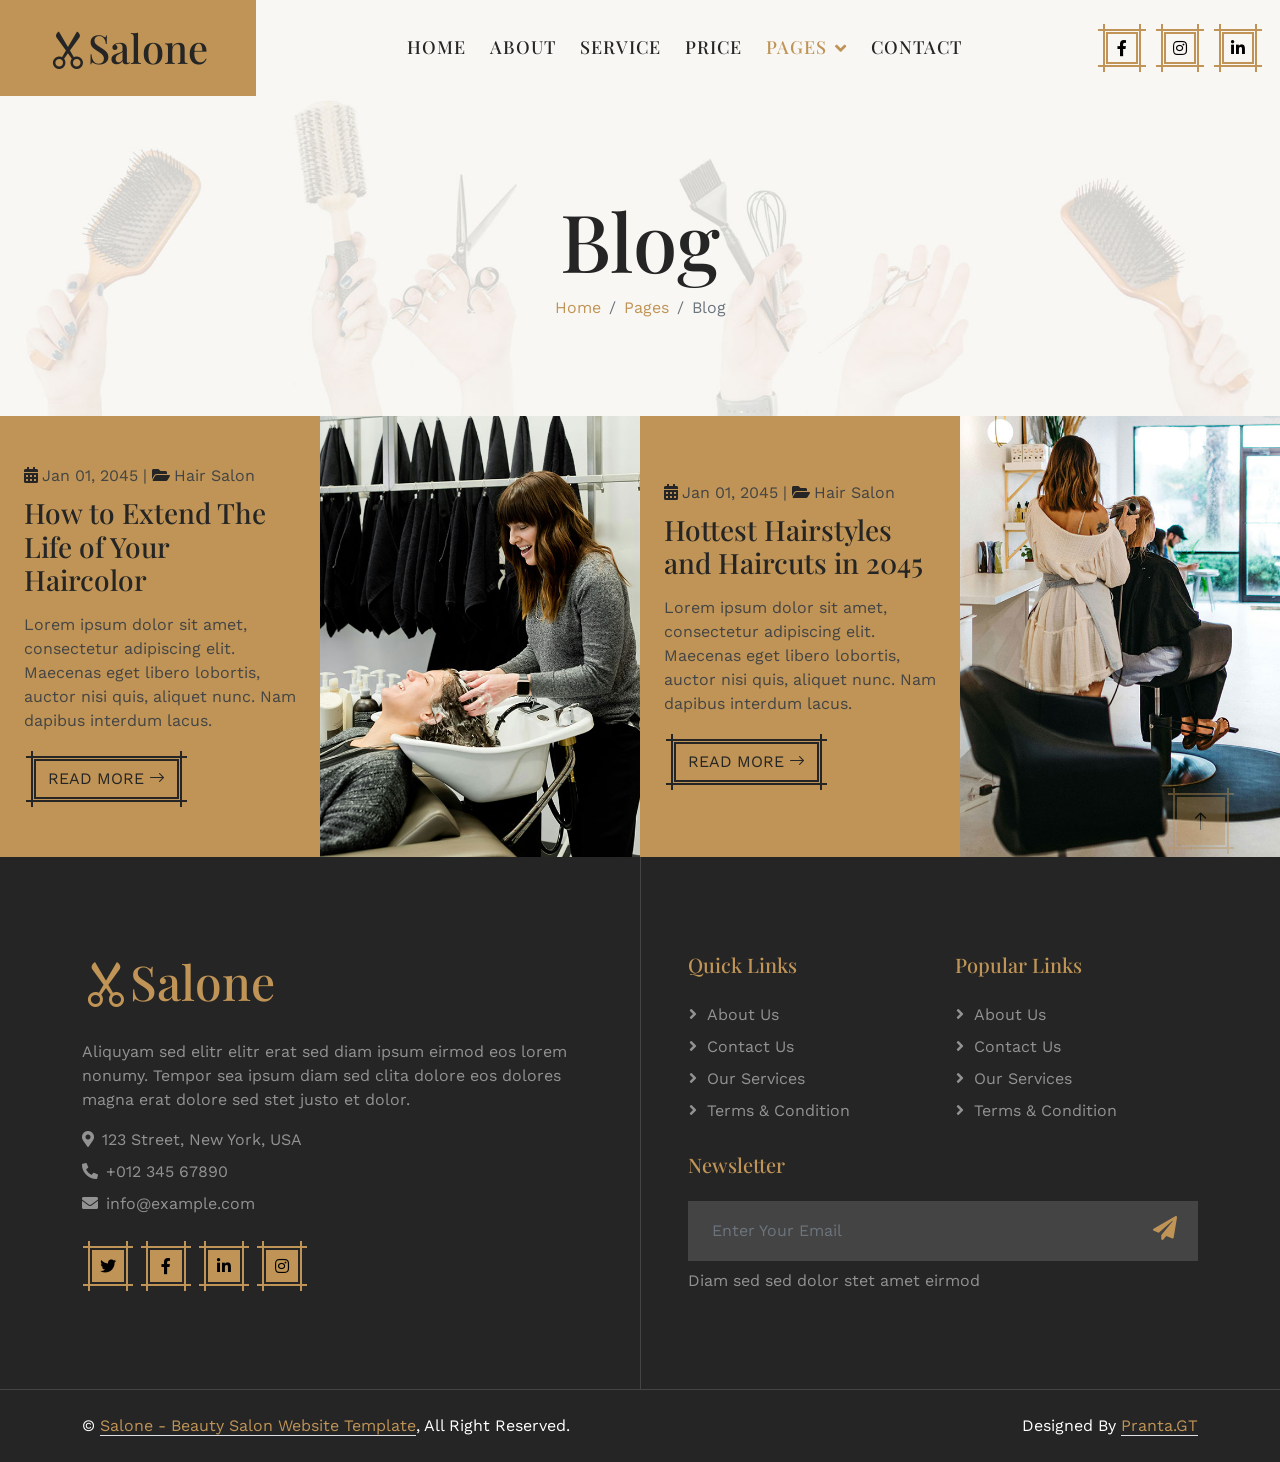
<file: blog.html>
<!DOCTYPE html>
<html lang="en">

<head>
    <meta charset="utf-8">
    <title>Salone - Beauty Salon Website Template</title>
    <meta content="width=device-width, initial-scale=1.0" name="viewport">
    <meta content="" name="keywords">
    <meta content="" name="description">

    <!-- Favicon -->
    <link href="img/favicon.ico" rel="icon">

    <!-- Google Web Fonts -->
    <link rel="preconnect" href="https://fonts.googleapis.com">
    <link rel="preconnect" href="https://fonts.gstatic.com" crossorigin>
    <link
        href="https://fonts.googleapis.com/css2?family=Dancing+Script&family=Playfair+Display:wght@500&family=Work+Sans&display=swap"
        rel="stylesheet">

    <!-- Icon Font Stylesheet -->
    <link href="https://cdnjs.cloudflare.com/ajax/libs/font-awesome/5.10.0/css/all.min.css" rel="stylesheet">
    <link href="https://cdn.jsdelivr.net/npm/bootstrap-icons@1.4.1/font/bootstrap-icons.css" rel="stylesheet">

    <!-- Libraries Stylesheet -->
    <link href="lib/animate/animate.min.css" rel="stylesheet">
    <link href="lib/lightbox/css/lightbox.min.css" rel="stylesheet">
    <link href="lib/owlcarousel/assets/owl.carousel.min.css" rel="stylesheet">

    <!-- Customized Bootstrap Stylesheet -->
    <link href="css/bootstrap.min.css" rel="stylesheet">

    <!-- Template Stylesheet -->
    <link href="css/style.css" rel="stylesheet">
</head>

<body>
    <!-- Spinner Start -->
    <div id="spinner"
        class="show bg-white position-fixed translate-middle w-100 vh-100 top-50 start-50 d-flex align-items-center justify-content-center">
        <div class="spinner-grow text-primary" style="width: 3rem; height: 3rem;" role="status">
            <span class="sr-only">Loading...</span>
        </div>
    </div>
    <!-- Spinner End -->


    <!-- Navbar Start -->
    <div class="container-fluid bg-light sticky-top p-0">
        <nav class="navbar navbar-expand-lg navbar-light p-0">
            <a href="index.html" class="navbar-brand bg-primary py-4 px-5 me-0">
                <h1 class="mb-0"><i class="bi bi-scissors"></i>Salone</h1>
            </a>
            <button type="button" class="navbar-toggler me-4" data-bs-toggle="collapse"
                data-bs-target="#navbarCollapse">
                <span class="navbar-toggler-icon"></span>
            </button>
            <div class="collapse navbar-collapse p-3" id="navbarCollapse">
                <div class="navbar-nav mx-auto">
                    <a href="index.html" class="nav-item nav-link">Home</a>
                    <a href="about.html" class="nav-item nav-link">About</a>
                    <a href="service.html" class="nav-item nav-link">Service</a>
                    <a href="price.html" class="nav-item nav-link">Price</a>
                    <div class="nav-item dropdown">
                        <a href="#" class="nav-link dropdown-toggle active" data-bs-toggle="dropdown">Pages</a>
                        <div class="dropdown-menu bg-light mt-2">
                            <a href="gallery.html" class="dropdown-item">Photo Gallery</a>
                            <a href="blog.html" class="dropdown-item active">Beauty Blog</a>
                            <a href="team.html" class="dropdown-item">Our Team</a>
                            <a href="testimonial.html" class="dropdown-item">Testimonial</a>
                            <a href="404.html" class="dropdown-item">404 Page</a>
                        </div>
                    </div>
                    <a href="contact.html" class="nav-item nav-link">Contact</a>
                </div>
                <div class="d-flex">
                    <a class="btn btn-primary btn-sm-square me-3" href=""><i class="fab fa-facebook-f"></i></a>
                    <a class="btn btn-primary btn-sm-square me-3" href=""><i class="fab fa-instagram"></i></a>
                    <a class="btn btn-primary btn-sm-square" href=""><i class="fab fa-linkedin-in"></i></a>
                </div>
            </div>
        </nav>
    </div>
    <!-- Navbar End -->


    <!-- Hero Start -->
    <div class="container-fluid bg-light page-header py-5">
        <div class="container text-center py-5">
            <h1 class="display-1 animated slideInLeft">Blog</h1>
            <nav aria-label="breadcrumb">
                <ol class="breadcrumb justify-content-center animated slideInLeft mb-0">
                    <li class="breadcrumb-item"><a class="text-primary" href="#">Home</a></li>
                    <li class="breadcrumb-item"><a class="text-primary" href="#">Pages</a></li>
                    <li class="breadcrumb-item active" aria-current="page">Blog</li>
                </ol>
            </nav>
        </div>
    </div>
    <!-- Hero End -->


    <!-- Blog Start -->
    <div class="container-fluid blog p-0">
        <div class="row g-0">
            <div class="col-md-6 col-lg-3 wow fadeIn" data-wow-delay="0.1s">
                <div class="h-100 d-flex flex-column justify-content-center bg-primary py-5 px-4">
                    <p class="mb-2"><i class="fa fa-calendar-alt text-dark me-1"></i>Jan 01, 2045 | <i
                            class="fa fa-folder-open text-dark me-1"></i>Hair Salon</p>
                    <h3 class="mb-3">How to Extend The Life of Your Haircolor</h3>
                    <p>Lorem ipsum dolor sit amet, consectetur adipiscing elit. Maecenas eget libero lobortis, auctor
                        nisi quis, aliquet nunc. Nam dapibus interdum lacus.</p>
                    <a class="btn btn-dark align-self-start text-uppercase" href="">Read More <i
                            class="bi bi-arrow-right"></i></a>
                </div>
            </div>
            <div class="col-md-6 col-lg-3 wow fadeIn" data-wow-delay="0.3s">
                <div class="h-100">
                    <img class="img-fluid w-100 h-100" src="img/blog-1.jpg" alt="" style="object-fit: cover;">
                </div>
            </div>
            <div class="col-md-6 col-lg-3 wow fadeIn" data-wow-delay="0.5s">
                <div class="h-100 d-flex flex-column justify-content-center bg-primary py-5 px-4">
                    <p class="mb-2"><i class="fa fa-calendar-alt text-dark me-1"></i>Jan 01, 2045 | <i
                            class="fa fa-folder-open text-dark me-1"></i>Hair Salon</p>
                    <h3 class="mb-3">Hottest Hairstyles and Haircuts in 2045</h3>
                    <p>Lorem ipsum dolor sit amet, consectetur adipiscing elit. Maecenas eget libero lobortis, auctor
                        nisi quis, aliquet nunc. Nam dapibus interdum lacus.</p>
                    <a class="btn btn-dark align-self-start text-uppercase" href="">Read More <i
                            class="bi bi-arrow-right"></i></a>
                </div>
            </div>
            <div class="col-md-6 col-lg-3 wow fadeIn" data-wow-delay="0.7s">
                <div class="h-100">
                    <img class="img-fluid w-100 h-100" src="img/blog-2.jpg" alt="" style="object-fit: cover;">
                </div>
            </div>
        </div>
    </div>
    <!-- Blog End -->


    <!-- Footer Start -->
    <div class="container-fluid footer position-relative bg-dark text-white-50 py-5 wow fadeIn" data-wow-delay="0.2s">
        <div class="container py-5">
            <div class="row g-5">
                <div class="col-lg-6 pe-lg-5">
                    <a href="index.html" class="navbar-brand">
                        <h1 class="display-5 text-primary mb-0"><i class="bi bi-scissors"></i>Salone</h1>
                    </a>
                    <p>Aliquyam sed elitr elitr erat sed diam ipsum eirmod eos lorem nonumy. Tempor sea ipsum diam sed
                        clita dolore eos dolores magna erat dolore sed stet justo et dolor.</p>
                    <p class="mb-2"><i class="fa fa-map-marker-alt me-2"></i>123 Street, New York, USA</p>
                    <p class="mb-2"><i class="fa fa-phone-alt me-2"></i>+012 345 67890</p>
                    <p><i class="fa fa-envelope me-2"></i>info@example.com</p>
                    <div class="d-flex justify-content-start mt-4">
                        <a class="btn btn-sm-square btn-primary me-3" href="#"><i class="fab fa-twitter"></i></a>
                        <a class="btn btn-sm-square btn-primary me-3" href="#"><i class="fab fa-facebook-f"></i></a>
                        <a class="btn btn-sm-square btn-primary me-3" href="#"><i class="fab fa-linkedin-in"></i></a>
                        <a class="btn btn-sm-square btn-primary me-3" href="#"><i class="fab fa-instagram"></i></a>
                    </div>
                </div>
                <div class="col-lg-6 ps-lg-5">
                    <div class="row g-4">
                        <div class="col-sm-6">
                            <h5 class="text-primary mb-4">Quick Links</h5>
                            <a class="btn btn-link" href="">About Us</a>
                            <a class="btn btn-link" href="">Contact Us</a>
                            <a class="btn btn-link" href="">Our Services</a>
                            <a class="btn btn-link" href="">Terms & Condition</a>
                        </div>
                        <div class="col-sm-6">
                            <h5 class="text-primary mb-4">Popular Links</h5>
                            <a class="btn btn-link" href="">About Us</a>
                            <a class="btn btn-link" href="">Contact Us</a>
                            <a class="btn btn-link" href="">Our Services</a>
                            <a class="btn btn-link" href="">Terms & Condition</a>
                        </div>
                        <div class="col-sm-12">
                            <h5 class="text-primary mb-4">Newsletter</h5>
                            <div class="position-relative w-100 mb-2">
                                <input class="form-control bg-secondary border-0 w-100 ps-4 pe-5" type="text"
                                    placeholder="Enter Your Email" style="height: 60px;">
                                <button type="button" class="btn shadow-none position-absolute top-0 end-0 mt-2 me-2"><i
                                        class="fa fa-paper-plane text-primary fs-4"></i></button>
                            </div>
                            <p class="mb-0">Diam sed sed dolor stet amet eirmod</p>
                        </div>
                    </div>
                </div>
            </div>
        </div>
    </div>
    <!-- Footer End -->


    <!-- Copyright Start -->
    <div class="container-fluid bg-dark text-white border-top border-secondary py-4 wow fadeIn" data-wow-delay="0.1s">
      <div class="container">
        <div class="row">
          <div class="col-md-6 text-center text-md-start mb-3 mb-md-0">
            &copy; <a class="border-bottom" href="#">Salone - Beauty Salon Website Template</a>, All Right Reserved.
          </div>
          <div class="col-md-6 text-center text-md-end">Designed By <a class="border-bottom" href="#">Pranta.GT</a></div>
        </div>
      </div>
    </div>
    <!-- Copyright End -->


    <!-- Back to Top -->
    <a href="#" class="btn btn-lg btn-primary btn-lg-square back-to-top"><i class="bi bi-arrow-up"></i></a>


    <!-- JavaScript Libraries -->
    <script src="https://ajax.googleapis.com/ajax/libs/jquery/3.6.1/jquery.min.js"></script>
    <script src="https://cdn.jsdelivr.net/npm/bootstrap@5.0.0/dist/js/bootstrap.bundle.min.js"></script>
    <script src="lib/wow/wow.min.js"></script>
    <script src="lib/easing/easing.min.js"></script>
    <script src="lib/waypoints/waypoints.min.js"></script>
    <script src="lib/counterup/counterup.min.js"></script>
    <script src="lib/lightbox/js/lightbox.min.js"></script>
    <script src="lib/owlcarousel/owl.carousel.min.js"></script>

    <!-- Template Javascript -->
    <script src="js/main.js"></script>
</body>

</html>
</file>
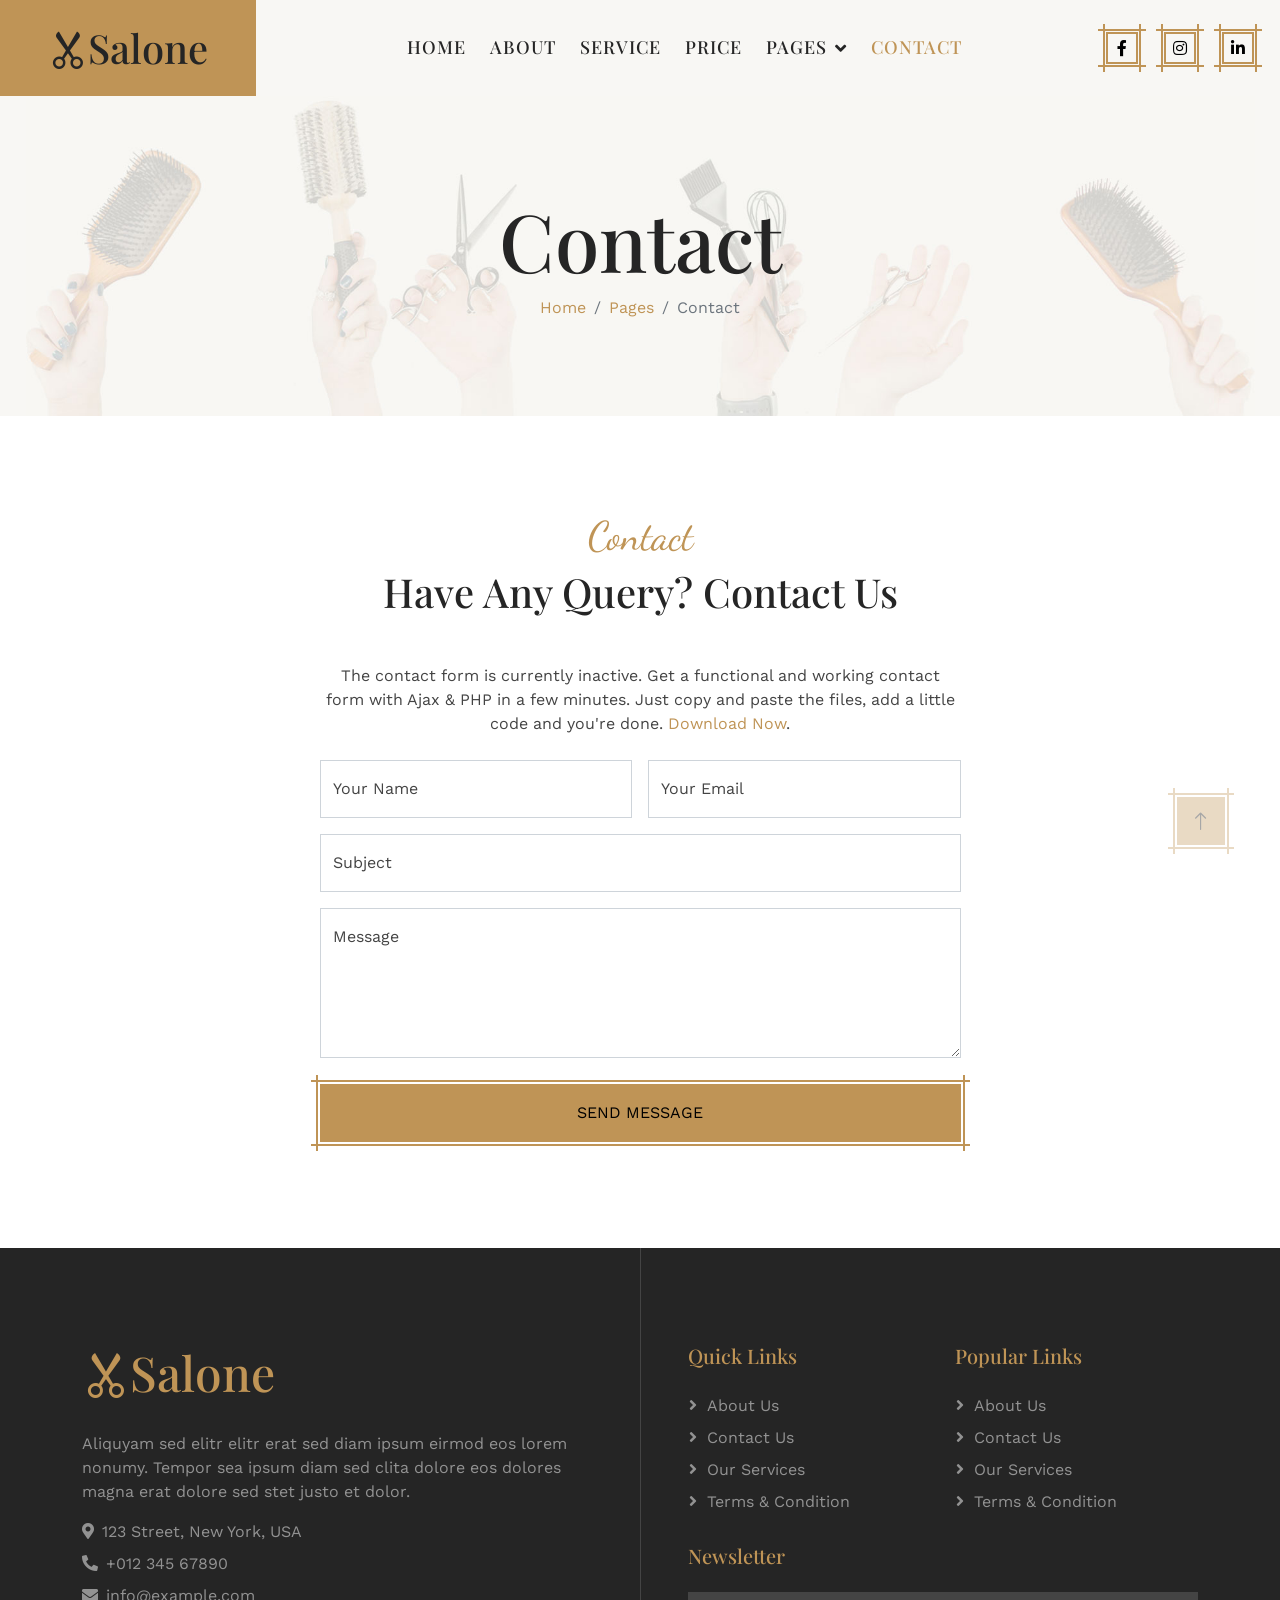
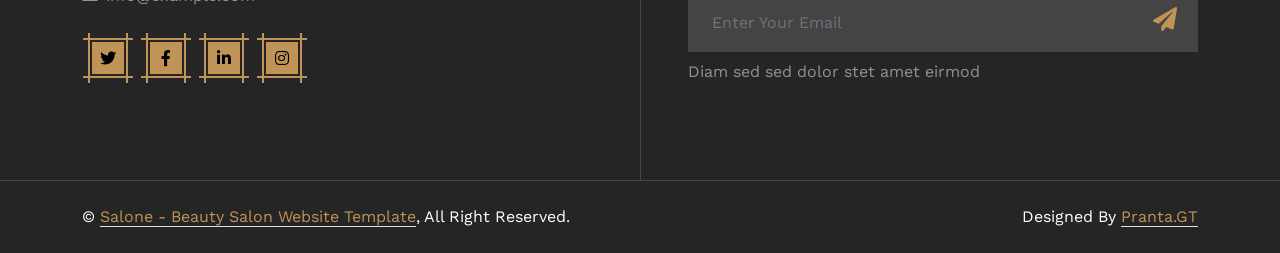
<file: contact.html>
<!DOCTYPE html>
<html lang="en">

<head>
    <meta charset="utf-8">
    <title>Salone - Beauty Salon Website Template</title>
    <meta content="width=device-width, initial-scale=1.0" name="viewport">
    <meta content="" name="keywords">
    <meta content="" name="description">

    <!-- Favicon -->
    <link href="img/favicon.ico" rel="icon">

    <!-- Google Web Fonts -->
    <link rel="preconnect" href="https://fonts.googleapis.com">
    <link rel="preconnect" href="https://fonts.gstatic.com" crossorigin>
    <link
        href="https://fonts.googleapis.com/css2?family=Dancing+Script&family=Playfair+Display:wght@500&family=Work+Sans&display=swap"
        rel="stylesheet">

    <!-- Icon Font Stylesheet -->
    <link href="https://cdnjs.cloudflare.com/ajax/libs/font-awesome/5.10.0/css/all.min.css" rel="stylesheet">
    <link href="https://cdn.jsdelivr.net/npm/bootstrap-icons@1.4.1/font/bootstrap-icons.css" rel="stylesheet">

    <!-- Libraries Stylesheet -->
    <link href="lib/animate/animate.min.css" rel="stylesheet">
    <link href="lib/lightbox/css/lightbox.min.css" rel="stylesheet">
    <link href="lib/owlcarousel/assets/owl.carousel.min.css" rel="stylesheet">

    <!-- Customized Bootstrap Stylesheet -->
    <link href="css/bootstrap.min.css" rel="stylesheet">

    <!-- Template Stylesheet -->
    <link href="css/style.css" rel="stylesheet">
</head>

<body>
    <!-- Spinner Start -->
    <div id="spinner"
        class="show bg-white position-fixed translate-middle w-100 vh-100 top-50 start-50 d-flex align-items-center justify-content-center">
        <div class="spinner-grow text-primary" style="width: 3rem; height: 3rem;" role="status">
            <span class="sr-only">Loading...</span>
        </div>
    </div>
    <!-- Spinner End -->


    <!-- Navbar Start -->
    <div class="container-fluid bg-light sticky-top p-0">
        <nav class="navbar navbar-expand-lg navbar-light p-0">
            <a href="index.html" class="navbar-brand bg-primary py-4 px-5 me-0">
                <h1 class="mb-0"><i class="bi bi-scissors"></i>Salone</h1>
            </a>
            <button type="button" class="navbar-toggler me-4" data-bs-toggle="collapse"
                data-bs-target="#navbarCollapse">
                <span class="navbar-toggler-icon"></span>
            </button>
            <div class="collapse navbar-collapse p-3" id="navbarCollapse">
                <div class="navbar-nav mx-auto">
                    <a href="index.html" class="nav-item nav-link">Home</a>
                    <a href="about.html" class="nav-item nav-link">About</a>
                    <a href="service.html" class="nav-item nav-link">Service</a>
                    <a href="price.html" class="nav-item nav-link">Price</a>
                    <div class="nav-item dropdown">
                        <a href="#" class="nav-link dropdown-toggle" data-bs-toggle="dropdown">Pages</a>
                        <div class="dropdown-menu bg-light mt-2">
                            <a href="gallery.html" class="dropdown-item">Photo Gallery</a>
                            <a href="blog.html" class="dropdown-item">Beauty Blog</a>
                            <a href="team.html" class="dropdown-item">Our Team</a>
                            <a href="testimonial.html" class="dropdown-item">Testimonial</a>
                            <a href="404.html" class="dropdown-item">404 Page</a>
                        </div>
                    </div>
                    <a href="contact.html" class="nav-item nav-link active">Contact</a>
                </div>
                <div class="d-flex">
                    <a class="btn btn-primary btn-sm-square me-3" href=""><i class="fab fa-facebook-f"></i></a>
                    <a class="btn btn-primary btn-sm-square me-3" href=""><i class="fab fa-instagram"></i></a>
                    <a class="btn btn-primary btn-sm-square" href=""><i class="fab fa-linkedin-in"></i></a>
                </div>
            </div>
        </nav>
    </div>
    <!-- Navbar End -->


    <!-- Hero Start -->
    <div class="container-fluid bg-light page-header py-5 mb-5">
        <div class="container text-center py-5">
            <h1 class="display-1 animated slideInLeft">Contact</h1>
            <nav aria-label="breadcrumb">
                <ol class="breadcrumb justify-content-center animated slideInLeft mb-0">
                    <li class="breadcrumb-item"><a class="text-primary" href="#">Home</a></li>
                    <li class="breadcrumb-item"><a class="text-primary" href="#">Pages</a></li>
                    <li class="breadcrumb-item active" aria-current="page">Contact</li>
                </ol>
            </nav>
        </div>
    </div>
    <!-- Hero End -->


    <!-- Contact Start -->
    <div class="container-fluid py-5">
        <div class="container">
            <div class="text-center wow fadeIn" data-wow-delay="0.1s">
                <h1 class="font-dancing-script text-primary">Contact</h1>
                <h1 class="mb-5">Have Any Query? Contact Us</h1>
            </div>
            <div class="row justify-content-center">
                <div class="col-lg-7">
                    <p class="text-center mb-4">The contact form is currently inactive. Get a functional and working
                        contact form with Ajax & PHP in a few minutes. Just copy and paste the files, add a little code
                        and you're done. <a href="https://htmlcodex.com/contact-form">Download Now</a>.</p>
                    <div class="wow fadeIn" data-wow-delay="0.3s">
                        <form>
                            <div class="row g-3">
                                <div class="col-md-6">
                                    <div class="form-floating">
                                        <input type="text" class="form-control" id="name" placeholder="Your Name">
                                        <label for="name">Your Name</label>
                                    </div>
                                </div>
                                <div class="col-md-6">
                                    <div class="form-floating">
                                        <input type="email" class="form-control" id="email" placeholder="Your Email">
                                        <label for="email">Your Email</label>
                                    </div>
                                </div>
                                <div class="col-12">
                                    <div class="form-floating">
                                        <input type="text" class="form-control" id="subject" placeholder="Subject">
                                        <label for="subject">Subject</label>
                                    </div>
                                </div>
                                <div class="col-12">
                                    <div class="form-floating">
                                        <textarea class="form-control" placeholder="Leave a message here" id="message"
                                            style="height: 150px"></textarea>
                                        <label for="message">Message</label>
                                    </div>
                                </div>
                                <div class="col-12">
                                    <button class="btn btn-primary w-100 py-3 ms-0" type="submit">SEND MESSAGE</button>
                                </div>
                            </div>
                        </form>
                    </div>
                </div>
            </div>
        </div>
    </div>
    <!-- Contact End -->


    <!-- Footer Start -->
    <div class="container-fluid footer position-relative bg-dark text-white-50 py-5 mt-5 wow fadeIn"
        data-wow-delay="0.2s">
        <div class="container py-5">
            <div class="row g-5">
                <div class="col-lg-6 pe-lg-5">
                    <a href="index.html" class="navbar-brand">
                        <h1 class="display-5 text-primary mb-0"><i class="bi bi-scissors"></i>Salone</h1>
                    </a>
                    <p>Aliquyam sed elitr elitr erat sed diam ipsum eirmod eos lorem nonumy. Tempor sea ipsum diam sed
                        clita dolore eos dolores magna erat dolore sed stet justo et dolor.</p>
                    <p class="mb-2"><i class="fa fa-map-marker-alt me-2"></i>123 Street, New York, USA</p>
                    <p class="mb-2"><i class="fa fa-phone-alt me-2"></i>+012 345 67890</p>
                    <p><i class="fa fa-envelope me-2"></i>info@example.com</p>
                    <div class="d-flex justify-content-start mt-4">
                        <a class="btn btn-sm-square btn-primary me-3" href="#"><i class="fab fa-twitter"></i></a>
                        <a class="btn btn-sm-square btn-primary me-3" href="#"><i class="fab fa-facebook-f"></i></a>
                        <a class="btn btn-sm-square btn-primary me-3" href="#"><i class="fab fa-linkedin-in"></i></a>
                        <a class="btn btn-sm-square btn-primary me-3" href="#"><i class="fab fa-instagram"></i></a>
                    </div>
                </div>
                <div class="col-lg-6 ps-lg-5">
                    <div class="row g-4">
                        <div class="col-sm-6">
                            <h5 class="text-primary mb-4">Quick Links</h5>
                            <a class="btn btn-link" href="">About Us</a>
                            <a class="btn btn-link" href="">Contact Us</a>
                            <a class="btn btn-link" href="">Our Services</a>
                            <a class="btn btn-link" href="">Terms & Condition</a>
                        </div>
                        <div class="col-sm-6">
                            <h5 class="text-primary mb-4">Popular Links</h5>
                            <a class="btn btn-link" href="">About Us</a>
                            <a class="btn btn-link" href="">Contact Us</a>
                            <a class="btn btn-link" href="">Our Services</a>
                            <a class="btn btn-link" href="">Terms & Condition</a>
                        </div>
                        <div class="col-sm-12">
                            <h5 class="text-primary mb-4">Newsletter</h5>
                            <div class="position-relative w-100 mb-2">
                                <input class="form-control bg-secondary border-0 w-100 ps-4 pe-5" type="text"
                                    placeholder="Enter Your Email" style="height: 60px;">
                                <button type="button" class="btn shadow-none position-absolute top-0 end-0 mt-2 me-2"><i
                                        class="fa fa-paper-plane text-primary fs-4"></i></button>
                            </div>
                            <p class="mb-0">Diam sed sed dolor stet amet eirmod</p>
                        </div>
                    </div>
                </div>
            </div>
        </div>
    </div>
    <!-- Footer End -->


    <!-- Copyright Start -->
     <div class="container-fluid bg-dark text-white border-top border-secondary py-4 wow fadeIn" data-wow-delay="0.1s">
      <div class="container">
        <div class="row">
          <div class="col-md-6 text-center text-md-start mb-3 mb-md-0">
            &copy; <a class="border-bottom" href="#">Salone - Beauty Salon Website Template</a>, All Right Reserved.
          </div>
          <div class="col-md-6 text-center text-md-end">Designed By <a class="border-bottom" href="#">Pranta.GT</a></div>
        </div>
      </div>
    </div>
    <!-- Copyright End -->


    <!-- Back to Top -->
    <a href="#" class="btn btn-lg btn-primary btn-lg-square back-to-top"><i class="bi bi-arrow-up"></i></a>


    <!-- JavaScript Libraries -->
    <script src="https://ajax.googleapis.com/ajax/libs/jquery/3.6.1/jquery.min.js"></script>
    <script src="https://cdn.jsdelivr.net/npm/bootstrap@5.0.0/dist/js/bootstrap.bundle.min.js"></script>
    <script src="lib/wow/wow.min.js"></script>
    <script src="lib/easing/easing.min.js"></script>
    <script src="lib/waypoints/waypoints.min.js"></script>
    <script src="lib/counterup/counterup.min.js"></script>
    <script src="lib/lightbox/js/lightbox.min.js"></script>
    <script src="lib/owlcarousel/owl.carousel.min.js"></script>

    <!-- Template Javascript -->
    <script src="js/main.js"></script>
</body>

</html>
</file>
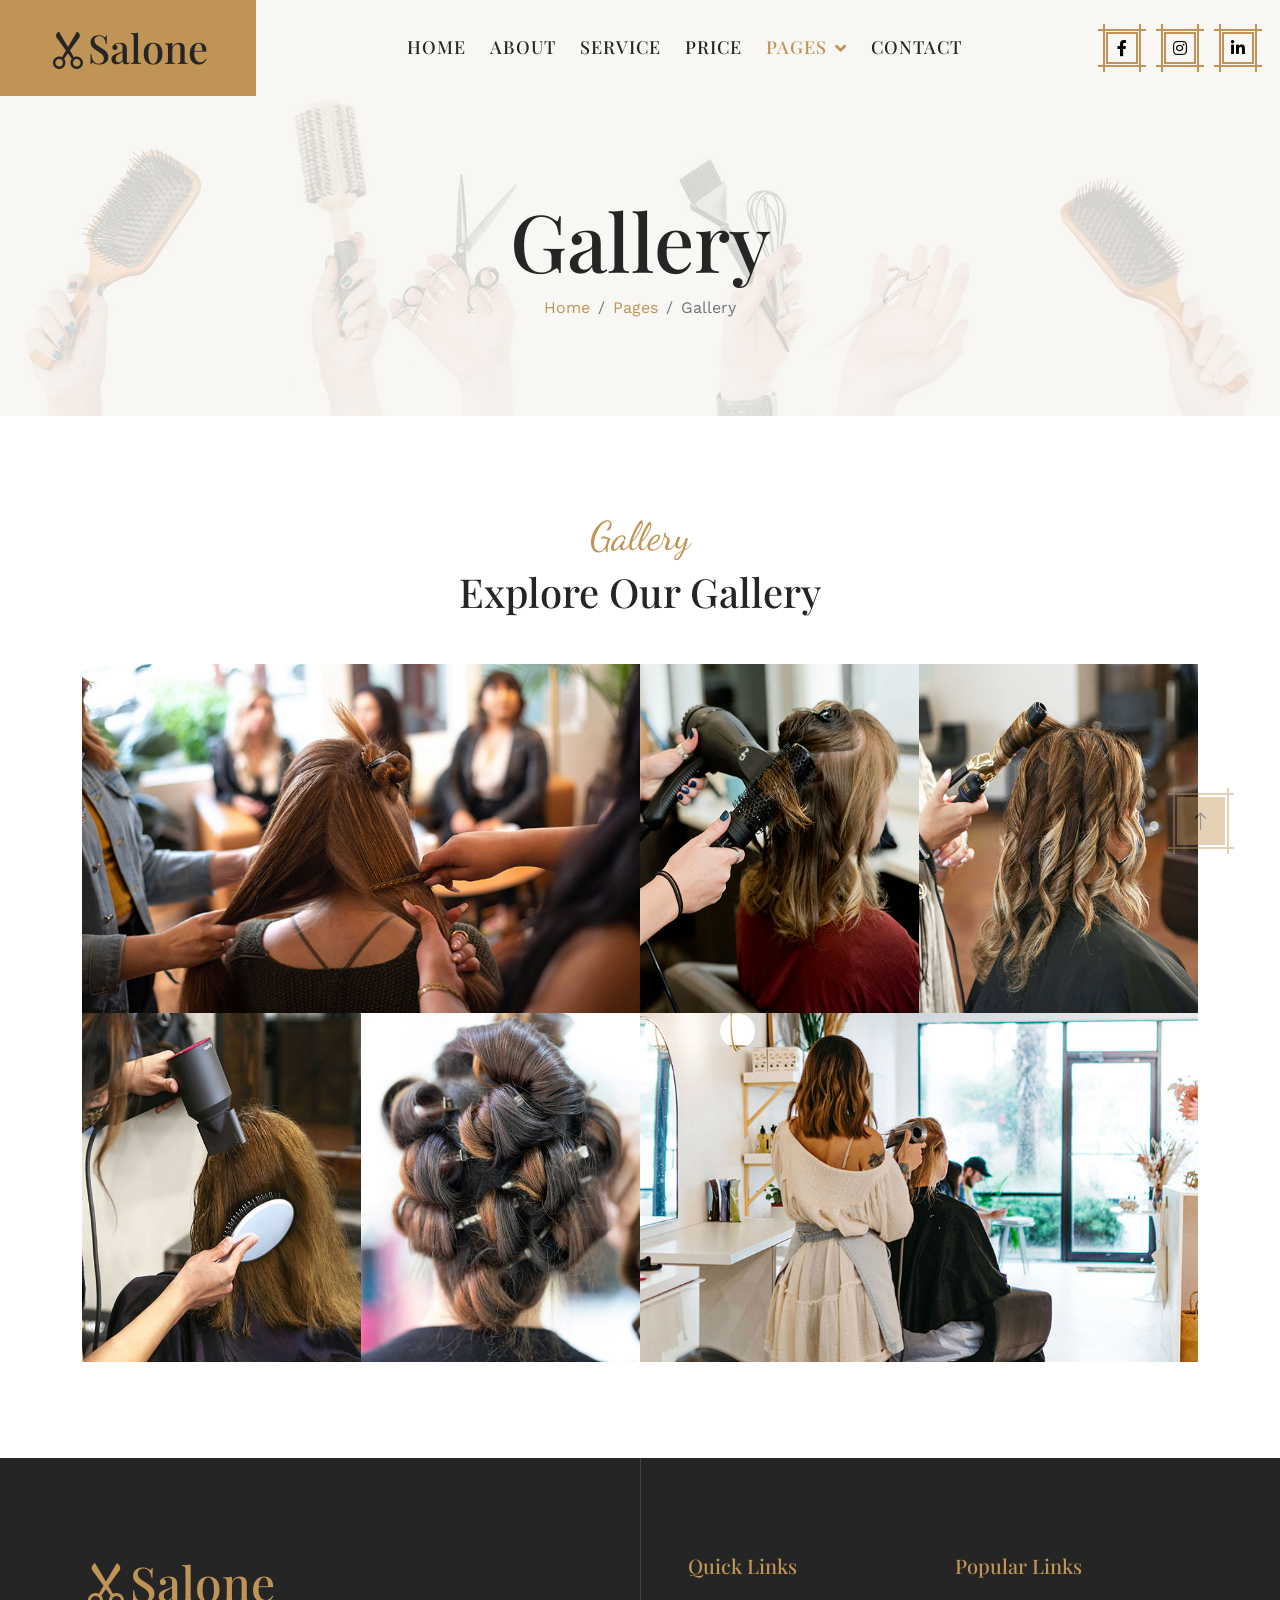
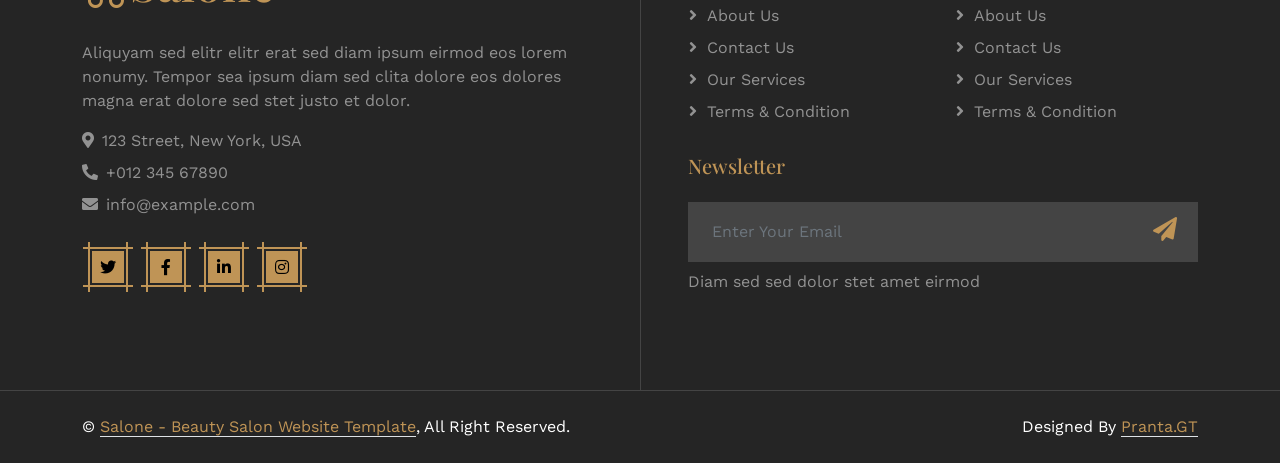
<file: gallery.html>
<!DOCTYPE html>
<html lang="en">

<head>
    <meta charset="utf-8">
    <title>Salone - Beauty Salon Website Template</title>
    <meta content="width=device-width, initial-scale=1.0" name="viewport">
    <meta content="" name="keywords">
    <meta content="" name="description">

    <!-- Favicon -->
    <link href="img/favicon.ico" rel="icon">

    <!-- Google Web Fonts -->
    <link rel="preconnect" href="https://fonts.googleapis.com">
    <link rel="preconnect" href="https://fonts.gstatic.com" crossorigin>
    <link
        href="https://fonts.googleapis.com/css2?family=Dancing+Script&family=Playfair+Display:wght@500&family=Work+Sans&display=swap"
        rel="stylesheet">

    <!-- Icon Font Stylesheet -->
    <link href="https://cdnjs.cloudflare.com/ajax/libs/font-awesome/5.10.0/css/all.min.css" rel="stylesheet">
    <link href="https://cdn.jsdelivr.net/npm/bootstrap-icons@1.4.1/font/bootstrap-icons.css" rel="stylesheet">

    <!-- Libraries Stylesheet -->
    <link href="lib/animate/animate.min.css" rel="stylesheet">
    <link href="lib/lightbox/css/lightbox.min.css" rel="stylesheet">
    <link href="lib/owlcarousel/assets/owl.carousel.min.css" rel="stylesheet">

    <!-- Customized Bootstrap Stylesheet -->
    <link href="css/bootstrap.min.css" rel="stylesheet">

    <!-- Template Stylesheet -->
    <link href="css/style.css" rel="stylesheet">
</head>

<body>
    <!-- Spinner Start -->
    <div id="spinner"
        class="show bg-white position-fixed translate-middle w-100 vh-100 top-50 start-50 d-flex align-items-center justify-content-center">
        <div class="spinner-grow text-primary" style="width: 3rem; height: 3rem;" role="status">
            <span class="sr-only">Loading...</span>
        </div>
    </div>
    <!-- Spinner End -->


    <!-- Navbar Start -->
    <div class="container-fluid bg-light sticky-top p-0">
        <nav class="navbar navbar-expand-lg navbar-light p-0">
            <a href="index.html" class="navbar-brand bg-primary py-4 px-5 me-0">
                <h1 class="mb-0"><i class="bi bi-scissors"></i>Salone</h1>
            </a>
            <button type="button" class="navbar-toggler me-4" data-bs-toggle="collapse"
                data-bs-target="#navbarCollapse">
                <span class="navbar-toggler-icon"></span>
            </button>
            <div class="collapse navbar-collapse p-3" id="navbarCollapse">
                <div class="navbar-nav mx-auto">
                    <a href="index.html" class="nav-item nav-link">Home</a>
                    <a href="about.html" class="nav-item nav-link">About</a>
                    <a href="service.html" class="nav-item nav-link">Service</a>
                    <a href="price.html" class="nav-item nav-link">Price</a>
                    <div class="nav-item dropdown">
                        <a href="#" class="nav-link dropdown-toggle active" data-bs-toggle="dropdown">Pages</a>
                        <div class="dropdown-menu bg-light mt-2">
                            <a href="gallery.html" class="dropdown-item active">Photo Gallery</a>
                            <a href="blog.html" class="dropdown-item">Beauty Blog</a>
                            <a href="team.html" class="dropdown-item">Our Team</a>
                            <a href="testimonial.html" class="dropdown-item">Testimonial</a>
                            <a href="404.html" class="dropdown-item">404 Page</a>
                        </div>
                    </div>
                    <a href="contact.html" class="nav-item nav-link">Contact</a>
                </div>
                <div class="d-flex">
                    <a class="btn btn-primary btn-sm-square me-3" href=""><i class="fab fa-facebook-f"></i></a>
                    <a class="btn btn-primary btn-sm-square me-3" href=""><i class="fab fa-instagram"></i></a>
                    <a class="btn btn-primary btn-sm-square" href=""><i class="fab fa-linkedin-in"></i></a>
                </div>
            </div>
        </nav>
    </div>
    <!-- Navbar End -->


    <!-- Hero Start -->
    <div class="container-fluid bg-light page-header py-5 mb-5">
        <div class="container text-center py-5">
            <h1 class="display-1 animated slideInLeft">Gallery</h1>
            <nav aria-label="breadcrumb">
                <ol class="breadcrumb justify-content-center animated slideInLeft mb-0">
                    <li class="breadcrumb-item"><a class="text-primary" href="#">Home</a></li>
                    <li class="breadcrumb-item"><a class="text-primary" href="#">Pages</a></li>
                    <li class="breadcrumb-item active" aria-current="page">Gallery</li>
                </ol>
            </nav>
        </div>
    </div>
    <!-- Hero End -->


    <!-- Gallery Start -->
    <div class="container-fluid gallery py-5">
        <div class="container">
            <div class="text-center wow fadeIn" data-wow-delay="0.2s">
                <h1 class="font-dancing-script text-primary">Gallery</h1>
                <h1 class="mb-5">Explore Our Gallery</h1>
            </div>
            <div class="row g-0">
                <div class="col-md-6 wow fadeIn" data-wow-delay="0.2s">
                    <div class="gallery-item h-100">
                        <img src="img/gallery-1.jpg" class="img-fluid w-100 h-100" alt="">
                        <div class="gallery-icon">
                            <a href="img/gallery-1.jpg" class="btn btn-primary btn-lg-square"
                                data-lightbox="Gallery-1"><i class="fa fa-eye"></i></a>
                        </div>
                    </div>
                </div>
                <div class="col-md-3 wow fadeIn" data-wow-delay="0.4s">
                    <div class="gallery-item h-100">
                        <img src="img/gallery-2.jpg" class="img-fluid w-100 h-100" alt="">
                        <div class="gallery-icon">
                            <a href="img/gallery-2.jpg" class="btn btn-primary btn-lg-square"
                                data-lightbox="Gallery-2"><i class="fa fa-eye"></i></a>
                        </div>
                    </div>
                </div>
                <div class="col-md-3 wow fadeIn" data-wow-delay="0.6s">
                    <div class="gallery-item h-100">
                        <img src="img/gallery-3.jpg" class="img-fluid w-100 h-100" alt="">
                        <div class="gallery-icon">
                            <a href="img/gallery-3.jpg" class="btn btn-primary btn-lg-square"
                                data-lightbox="Gallery-3"><i class="fa fa-eye"></i></a>
                        </div>
                    </div>
                </div>
                <div class="col-md-3 wow fadeIn" data-wow-delay="0.2s">
                    <div class="gallery-item h-100">
                        <img src="img/gallery-4.jpg" class="img-fluid w-100 h-100" alt="">
                        <div class="gallery-icon">
                            <a href="img/gallery-4.jpg" class="btn btn-primary btn-lg-square"
                                data-lightbox="Gallery-4"><i class="fa fa-eye"></i></a>
                        </div>
                    </div>
                </div>
                <div class="col-md-3 wow fadeIn" data-wow-delay="0.4s">
                    <div class="gallery-item h-100">
                        <img src="img/gallery-5.jpg" class="img-fluid w-100 h-100" alt="">
                        <div class="gallery-icon">
                            <a href="img/gallery-5.jpg" class="btn btn-primary btn-lg-square"
                                data-lightbox="Gallery-5"><i class="fa fa-eye"></i></a>
                        </div>
                    </div>
                </div>
                <div class="col-md-6 wow fadeIn" data-wow-delay="0.6s">
                    <div class="gallery-item h-100">
                        <img src="img/gallery-6.jpg" class="img-fluid w-100 h-100" alt="">
                        <div class="gallery-icon">
                            <a href="img/gallery-6.jpg" class="btn btn-primary btn-lg-square"
                                data-lightbox="Gallery-6"><i class="fa fa-eye"></i></a>
                        </div>
                    </div>
                </div>
            </div>
        </div>
    </div>
    <!-- Gallery End -->


    <!-- Footer Start -->
    <div class="container-fluid footer position-relative bg-dark text-white-50 py-5 mt-5 wow fadeIn"
        data-wow-delay="0.2s">
        <div class="container py-5">
            <div class="row g-5">
                <div class="col-lg-6 pe-lg-5">
                    <a href="index.html" class="navbar-brand">
                        <h1 class="display-5 text-primary mb-0"><i class="bi bi-scissors"></i>Salone</h1>
                    </a>
                    <p>Aliquyam sed elitr elitr erat sed diam ipsum eirmod eos lorem nonumy. Tempor sea ipsum diam sed
                        clita dolore eos dolores magna erat dolore sed stet justo et dolor.</p>
                    <p class="mb-2"><i class="fa fa-map-marker-alt me-2"></i>123 Street, New York, USA</p>
                    <p class="mb-2"><i class="fa fa-phone-alt me-2"></i>+012 345 67890</p>
                    <p><i class="fa fa-envelope me-2"></i>info@example.com</p>
                    <div class="d-flex justify-content-start mt-4">
                        <a class="btn btn-sm-square btn-primary me-3" href="#"><i class="fab fa-twitter"></i></a>
                        <a class="btn btn-sm-square btn-primary me-3" href="#"><i class="fab fa-facebook-f"></i></a>
                        <a class="btn btn-sm-square btn-primary me-3" href="#"><i class="fab fa-linkedin-in"></i></a>
                        <a class="btn btn-sm-square btn-primary me-3" href="#"><i class="fab fa-instagram"></i></a>
                    </div>
                </div>
                <div class="col-lg-6 ps-lg-5">
                    <div class="row g-4">
                        <div class="col-sm-6">
                            <h5 class="text-primary mb-4">Quick Links</h5>
                            <a class="btn btn-link" href="">About Us</a>
                            <a class="btn btn-link" href="">Contact Us</a>
                            <a class="btn btn-link" href="">Our Services</a>
                            <a class="btn btn-link" href="">Terms & Condition</a>
                        </div>
                        <div class="col-sm-6">
                            <h5 class="text-primary mb-4">Popular Links</h5>
                            <a class="btn btn-link" href="">About Us</a>
                            <a class="btn btn-link" href="">Contact Us</a>
                            <a class="btn btn-link" href="">Our Services</a>
                            <a class="btn btn-link" href="">Terms & Condition</a>
                        </div>
                        <div class="col-sm-12">
                            <h5 class="text-primary mb-4">Newsletter</h5>
                            <div class="position-relative w-100 mb-2">
                                <input class="form-control bg-secondary border-0 w-100 ps-4 pe-5" type="text"
                                    placeholder="Enter Your Email" style="height: 60px;">
                                <button type="button" class="btn shadow-none position-absolute top-0 end-0 mt-2 me-2"><i
                                        class="fa fa-paper-plane text-primary fs-4"></i></button>
                            </div>
                            <p class="mb-0">Diam sed sed dolor stet amet eirmod</p>
                        </div>
                    </div>
                </div>
            </div>
        </div>
    </div>
    <!-- Footer End -->


    <!-- Copyright Start -->
     <div class="container-fluid bg-dark text-white border-top border-secondary py-4 wow fadeIn" data-wow-delay="0.1s">
      <div class="container">
        <div class="row">
          <div class="col-md-6 text-center text-md-start mb-3 mb-md-0">
            &copy; <a class="border-bottom" href="#">Salone - Beauty Salon Website Template</a>, All Right Reserved.
          </div>
          <div class="col-md-6 text-center text-md-end">Designed By <a class="border-bottom" href="#">Pranta.GT</a></div>
        </div>
      </div>
    </div>
    <!-- Copyright End -->


    <!-- Back to Top -->
    <a href="#" class="btn btn-lg btn-primary btn-lg-square back-to-top"><i class="bi bi-arrow-up"></i></a>


    <!-- JavaScript Libraries -->
    <script src="https://ajax.googleapis.com/ajax/libs/jquery/3.6.1/jquery.min.js"></script>
    <script src="https://cdn.jsdelivr.net/npm/bootstrap@5.0.0/dist/js/bootstrap.bundle.min.js"></script>
    <script src="lib/wow/wow.min.js"></script>
    <script src="lib/easing/easing.min.js"></script>
    <script src="lib/waypoints/waypoints.min.js"></script>
    <script src="lib/counterup/counterup.min.js"></script>
    <script src="lib/lightbox/js/lightbox.min.js"></script>
    <script src="lib/owlcarousel/owl.carousel.min.js"></script>

    <!-- Template Javascript -->
    <script src="js/main.js"></script>
</body>

</html>
</file>
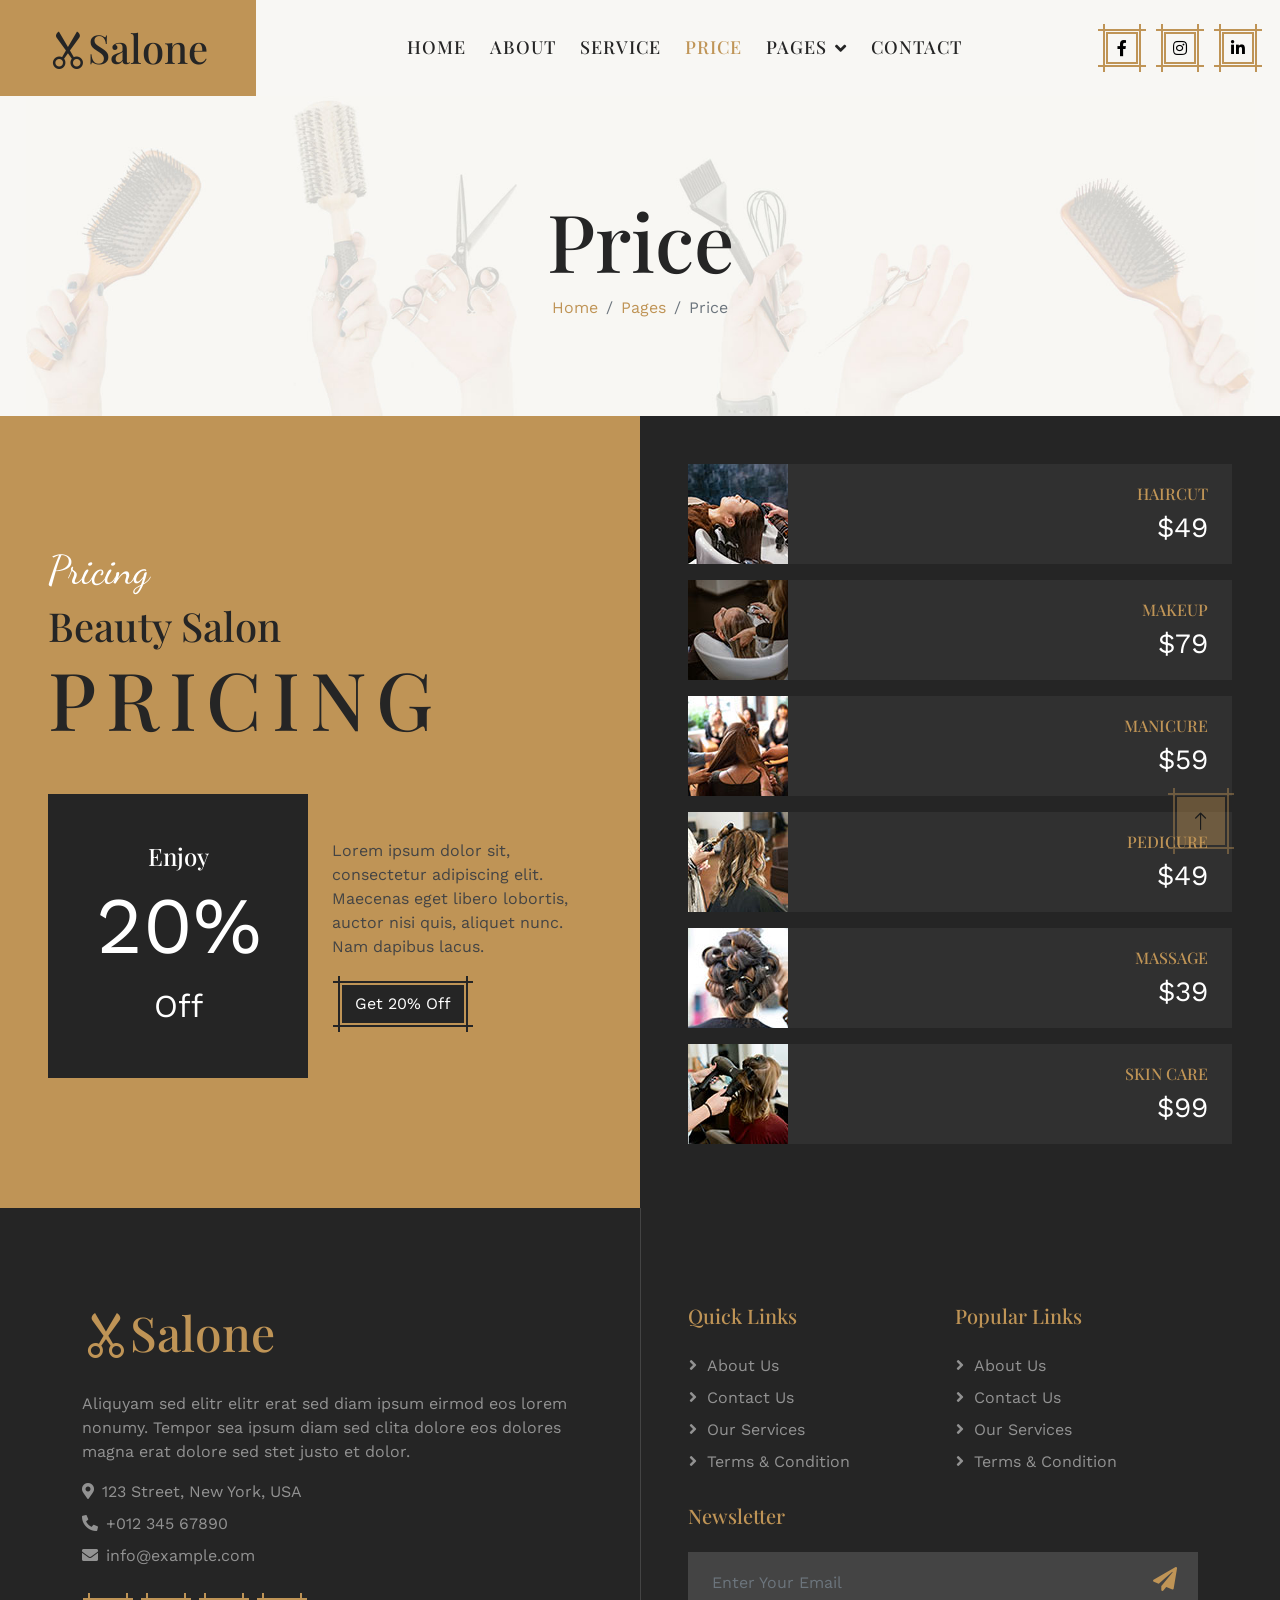
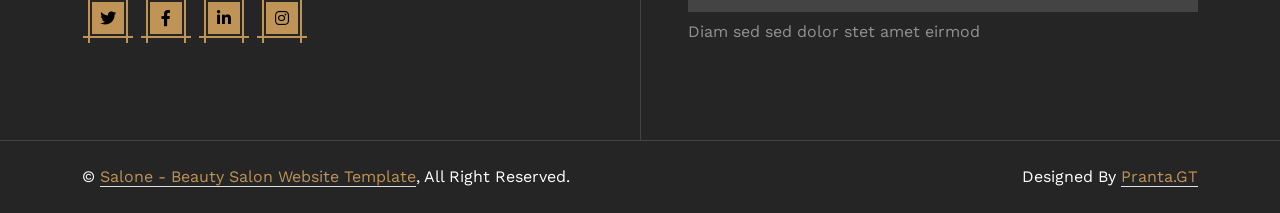
<file: price.html>
<!DOCTYPE html>
<html lang="en">

<head>
    <meta charset="utf-8">
    <title>Salone - Beauty Salon Website Template</title>
    <meta content="width=device-width, initial-scale=1.0" name="viewport">
    <meta content="" name="keywords">
    <meta content="" name="description">

    <!-- Favicon -->
    <link href="img/favicon.ico" rel="icon">

    <!-- Google Web Fonts -->
    <link rel="preconnect" href="https://fonts.googleapis.com">
    <link rel="preconnect" href="https://fonts.gstatic.com" crossorigin>
    <link
        href="https://fonts.googleapis.com/css2?family=Dancing+Script&family=Playfair+Display:wght@500&family=Work+Sans&display=swap"
        rel="stylesheet">

    <!-- Icon Font Stylesheet -->
    <link href="https://cdnjs.cloudflare.com/ajax/libs/font-awesome/5.10.0/css/all.min.css" rel="stylesheet">
    <link href="https://cdn.jsdelivr.net/npm/bootstrap-icons@1.4.1/font/bootstrap-icons.css" rel="stylesheet">

    <!-- Libraries Stylesheet -->
    <link href="lib/animate/animate.min.css" rel="stylesheet">
    <link href="lib/lightbox/css/lightbox.min.css" rel="stylesheet">
    <link href="lib/owlcarousel/assets/owl.carousel.min.css" rel="stylesheet">

    <!-- Customized Bootstrap Stylesheet -->
    <link href="css/bootstrap.min.css" rel="stylesheet">

    <!-- Template Stylesheet -->
    <link href="css/style.css" rel="stylesheet">
</head>

<body>
    <!-- Spinner Start -->
    <div id="spinner"
        class="show bg-white position-fixed translate-middle w-100 vh-100 top-50 start-50 d-flex align-items-center justify-content-center">
        <div class="spinner-grow text-primary" style="width: 3rem; height: 3rem;" role="status">
            <span class="sr-only">Loading...</span>
        </div>
    </div>
    <!-- Spinner End -->


    <!-- Navbar Start -->
    <div class="container-fluid bg-light sticky-top p-0">
        <nav class="navbar navbar-expand-lg navbar-light p-0">
            <a href="index.html" class="navbar-brand bg-primary py-4 px-5 me-0">
                <h1 class="mb-0"><i class="bi bi-scissors"></i>Salone</h1>
            </a>
            <button type="button" class="navbar-toggler me-4" data-bs-toggle="collapse"
                data-bs-target="#navbarCollapse">
                <span class="navbar-toggler-icon"></span>
            </button>
            <div class="collapse navbar-collapse p-3" id="navbarCollapse">
                <div class="navbar-nav mx-auto">
                    <a href="index.html" class="nav-item nav-link">Home</a>
                    <a href="about.html" class="nav-item nav-link">About</a>
                    <a href="service.html" class="nav-item nav-link">Service</a>
                    <a href="price.html" class="nav-item nav-link active">Price</a>
                    <div class="nav-item dropdown">
                        <a href="#" class="nav-link dropdown-toggle" data-bs-toggle="dropdown">Pages</a>
                        <div class="dropdown-menu bg-light mt-2">
                            <a href="gallery.html" class="dropdown-item">Photo Gallery</a>
                            <a href="blog.html" class="dropdown-item">Beauty Blog</a>
                            <a href="team.html" class="dropdown-item">Our Team</a>
                            <a href="testimonial.html" class="dropdown-item">Testimonial</a>
                            <a href="404.html" class="dropdown-item">404 Page</a>
                        </div>
                    </div>
                    <a href="contact.html" class="nav-item nav-link">Contact</a>
                </div>
                <div class="d-flex">
                    <a class="btn btn-primary btn-sm-square me-3" href=""><i class="fab fa-facebook-f"></i></a>
                    <a class="btn btn-primary btn-sm-square me-3" href=""><i class="fab fa-instagram"></i></a>
                    <a class="btn btn-primary btn-sm-square" href=""><i class="fab fa-linkedin-in"></i></a>
                </div>
            </div>
        </nav>
    </div>
    <!-- Navbar End -->


    <!-- Hero Start -->
    <div class="container-fluid bg-light page-header py-5">
        <div class="container text-center py-5">
            <h1 class="display-1 animated slideInLeft">Price</h1>
            <nav aria-label="breadcrumb">
                <ol class="breadcrumb justify-content-center animated slideInLeft mb-0">
                    <li class="breadcrumb-item"><a class="text-primary" href="#">Home</a></li>
                    <li class="breadcrumb-item"><a class="text-primary" href="#">Pages</a></li>
                    <li class="breadcrumb-item active" aria-current="page">Price</li>
                </ol>
            </nav>
        </div>
    </div>
    <!-- Hero End -->


    <!-- Pricing Start -->
    <div class="container-fluid price px-0">
        <div class="row g-0">
            <div class="col-md-6">
                <div class="d-flex align-items-center h-100 bg-primary p-5">
                    <div class="wow fadeIn" data-wow-delay="0.3s">
                        <h1 class="font-dancing-script text-white">Pricing</h1>
                        <h1 class="mb-0">Beauty Salon</h1>
                        <h1 class="display-1 text-uppercase mb-5" style="letter-spacing: 10px;">Pricing</h1>
                        <div class="row g-4 align-items-center">
                            <div class="col-lg-6">
                                <div class="text-center bg-dark p-5">
                                    <h4 class="text-white">Enjoy</h4>
                                    <h1 class="display-1 font-work-sans text-white">20%</h1>
                                    <p class="fs-2 text-white mb-0">Off</p>
                                </div>
                            </div>
                            <div class="col-lg-6">
                                <p>Lorem ipsum dolor sit, consectetur adipiscing elit. Maecenas eget libero lobortis,
                                    auctor nisi quis, aliquet nunc. Nam dapibus lacus.</p>
                                <a class="btn btn-dark" href="">Get 20% Off</a>
                            </div>
                        </div>
                    </div>
                </div>
            </div>
            <div class="col-md-6">
                <div class="h-100 bg-dark p-5">
                    <div class="price-item mb-3 wow fadeIn" data-wow-delay="0.1s">
                        <img class="img-fluid flex-shrink-0" src="img/price-1.jpg" alt="">
                        <div class="text-end px-4">
                            <h6 class="text-uppercase text-primary">Haircut</h6>
                            <h3 class="text-white font-work-sans mb-0">$49</h3>
                        </div>
                    </div>
                    <div class="price-item mb-3 wow fadeIn" data-wow-delay="0.2s">
                        <img class="img-fluid flex-shrink-0" src="img/price-2.jpg" alt="">
                        <div class="text-end px-4">
                            <h6 class="text-uppercase text-primary">Makeup</h6>
                            <h3 class="text-white font-work-sans mb-0">$79</h3>
                        </div>
                    </div>
                    <div class="price-item mb-3 wow fadeIn" data-wow-delay="0.3s">
                        <img class="img-fluid flex-shrink-0" src="img/price-3.jpg" alt="">
                        <div class="text-end px-4">
                            <h6 class="text-uppercase text-primary">Manicure</h6>
                            <h3 class="text-white font-work-sans mb-0">$59</h3>
                        </div>
                    </div>
                    <div class="price-item mb-3 wow fadeIn" data-wow-delay="0.4s">
                        <img class="img-fluid flex-shrink-0" src="img/price-4.jpg" alt="">
                        <div class="text-end px-4">
                            <h6 class="text-uppercase text-primary">Pedicure</h6>
                            <h3 class="text-white font-work-sans mb-0">$49</h3>
                        </div>
                    </div>
                    <div class="price-item mb-3 wow fadeIn" data-wow-delay="0.5s">
                        <img class="img-fluid flex-shrink-0" src="img/price-5.jpg" alt="">
                        <div class="text-end px-4">
                            <h6 class="text-uppercase text-primary">Massage</h6>
                            <h3 class="text-white font-work-sans mb-0">$39</h3>
                        </div>
                    </div>
                    <div class="price-item mb-3 wow fadeIn" data-wow-delay="0.6s">
                        <img class="img-fluid flex-shrink-0" src="img/price-6.jpg" alt="">
                        <div class="text-end px-4">
                            <h6 class="text-uppercase text-primary">Skin Care</h6>
                            <h3 class="text-white font-work-sans mb-0">$99</h3>
                        </div>
                    </div>
                </div>
            </div>
        </div>
    </div>
    <!-- Pricing End -->


    <!-- Footer Start -->
    <div class="container-fluid footer position-relative bg-dark text-white-50 py-5 wow fadeIn" data-wow-delay="0.2s">
        <div class="container py-5">
            <div class="row g-5">
                <div class="col-lg-6 pe-lg-5">
                    <a href="index.html" class="navbar-brand">
                        <h1 class="display-5 text-primary mb-0"><i class="bi bi-scissors"></i>Salone</h1>
                    </a>
                    <p>Aliquyam sed elitr elitr erat sed diam ipsum eirmod eos lorem nonumy. Tempor sea ipsum diam sed
                        clita dolore eos dolores magna erat dolore sed stet justo et dolor.</p>
                    <p class="mb-2"><i class="fa fa-map-marker-alt me-2"></i>123 Street, New York, USA</p>
                    <p class="mb-2"><i class="fa fa-phone-alt me-2"></i>+012 345 67890</p>
                    <p><i class="fa fa-envelope me-2"></i>info@example.com</p>
                    <div class="d-flex justify-content-start mt-4">
                        <a class="btn btn-sm-square btn-primary me-3" href="#"><i class="fab fa-twitter"></i></a>
                        <a class="btn btn-sm-square btn-primary me-3" href="#"><i class="fab fa-facebook-f"></i></a>
                        <a class="btn btn-sm-square btn-primary me-3" href="#"><i class="fab fa-linkedin-in"></i></a>
                        <a class="btn btn-sm-square btn-primary me-3" href="#"><i class="fab fa-instagram"></i></a>
                    </div>
                </div>
                <div class="col-lg-6 ps-lg-5">
                    <div class="row g-4">
                        <div class="col-sm-6">
                            <h5 class="text-primary mb-4">Quick Links</h5>
                            <a class="btn btn-link" href="">About Us</a>
                            <a class="btn btn-link" href="">Contact Us</a>
                            <a class="btn btn-link" href="">Our Services</a>
                            <a class="btn btn-link" href="">Terms & Condition</a>
                        </div>
                        <div class="col-sm-6">
                            <h5 class="text-primary mb-4">Popular Links</h5>
                            <a class="btn btn-link" href="">About Us</a>
                            <a class="btn btn-link" href="">Contact Us</a>
                            <a class="btn btn-link" href="">Our Services</a>
                            <a class="btn btn-link" href="">Terms & Condition</a>
                        </div>
                        <div class="col-sm-12">
                            <h5 class="text-primary mb-4">Newsletter</h5>
                            <div class="position-relative w-100 mb-2">
                                <input class="form-control bg-secondary border-0 w-100 ps-4 pe-5" type="text"
                                    placeholder="Enter Your Email" style="height: 60px;">
                                <button type="button" class="btn shadow-none position-absolute top-0 end-0 mt-2 me-2"><i
                                        class="fa fa-paper-plane text-primary fs-4"></i></button>
                            </div>
                            <p class="mb-0">Diam sed sed dolor stet amet eirmod</p>
                        </div>
                    </div>
                </div>
            </div>
        </div>
    </div>
    <!-- Footer End -->


    <!-- Copyright Start -->
     <div class="container-fluid bg-dark text-white border-top border-secondary py-4 wow fadeIn" data-wow-delay="0.1s">
      <div class="container">
        <div class="row">
          <div class="col-md-6 text-center text-md-start mb-3 mb-md-0">
            &copy; <a class="border-bottom" href="#">Salone - Beauty Salon Website Template</a>, All Right Reserved.
          </div>
          <div class="col-md-6 text-center text-md-end">Designed By <a class="border-bottom" href="#">Pranta.GT</a></div>
        </div>
      </div>
    </div>
    <!-- Copyright End -->


    <!-- Back to Top -->
    <a href="#" class="btn btn-lg btn-primary btn-lg-square back-to-top"><i class="bi bi-arrow-up"></i></a>


    <!-- JavaScript Libraries -->
    <script src="https://ajax.googleapis.com/ajax/libs/jquery/3.6.1/jquery.min.js"></script>
    <script src="https://cdn.jsdelivr.net/npm/bootstrap@5.0.0/dist/js/bootstrap.bundle.min.js"></script>
    <script src="lib/wow/wow.min.js"></script>
    <script src="lib/easing/easing.min.js"></script>
    <script src="lib/waypoints/waypoints.min.js"></script>
    <script src="lib/counterup/counterup.min.js"></script>
    <script src="lib/lightbox/js/lightbox.min.js"></script>
    <script src="lib/owlcarousel/owl.carousel.min.js"></script>

    <!-- Template Javascript -->
    <script src="js/main.js"></script>
</body>

</html>
</file>
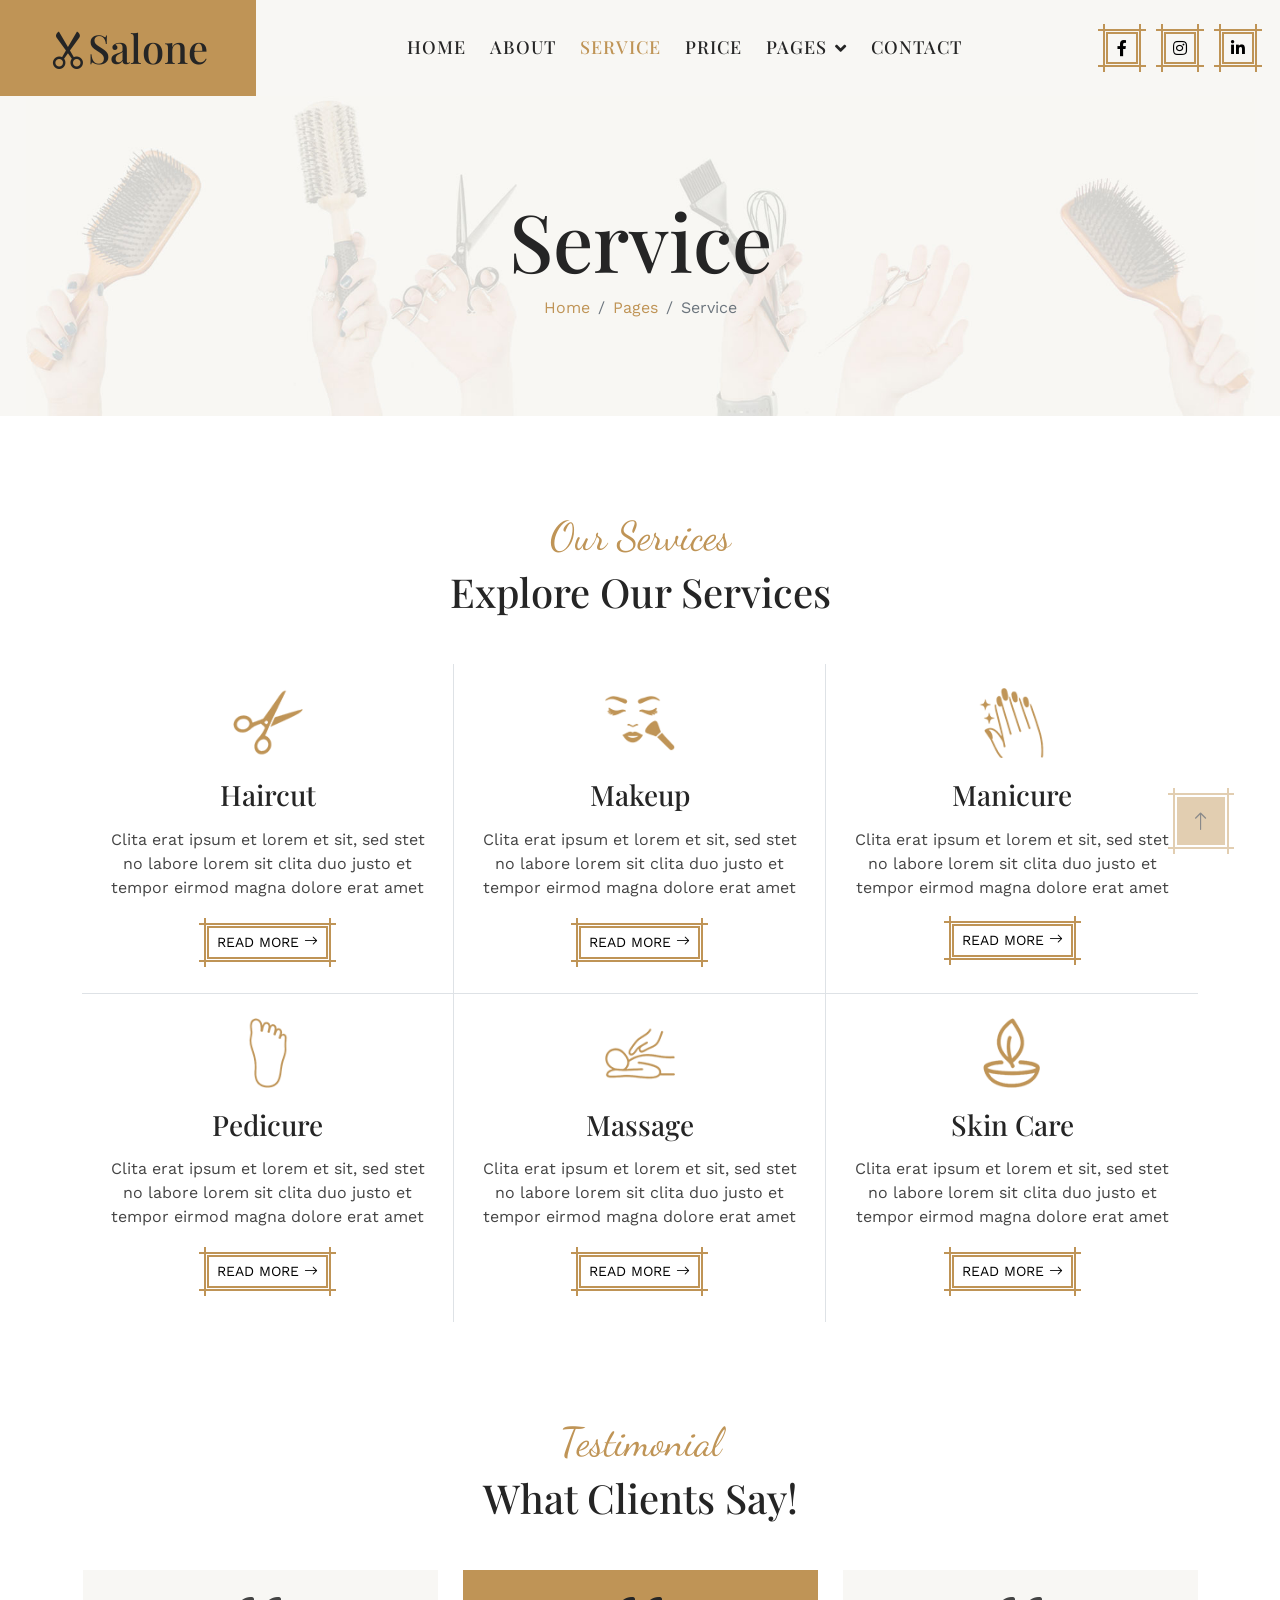
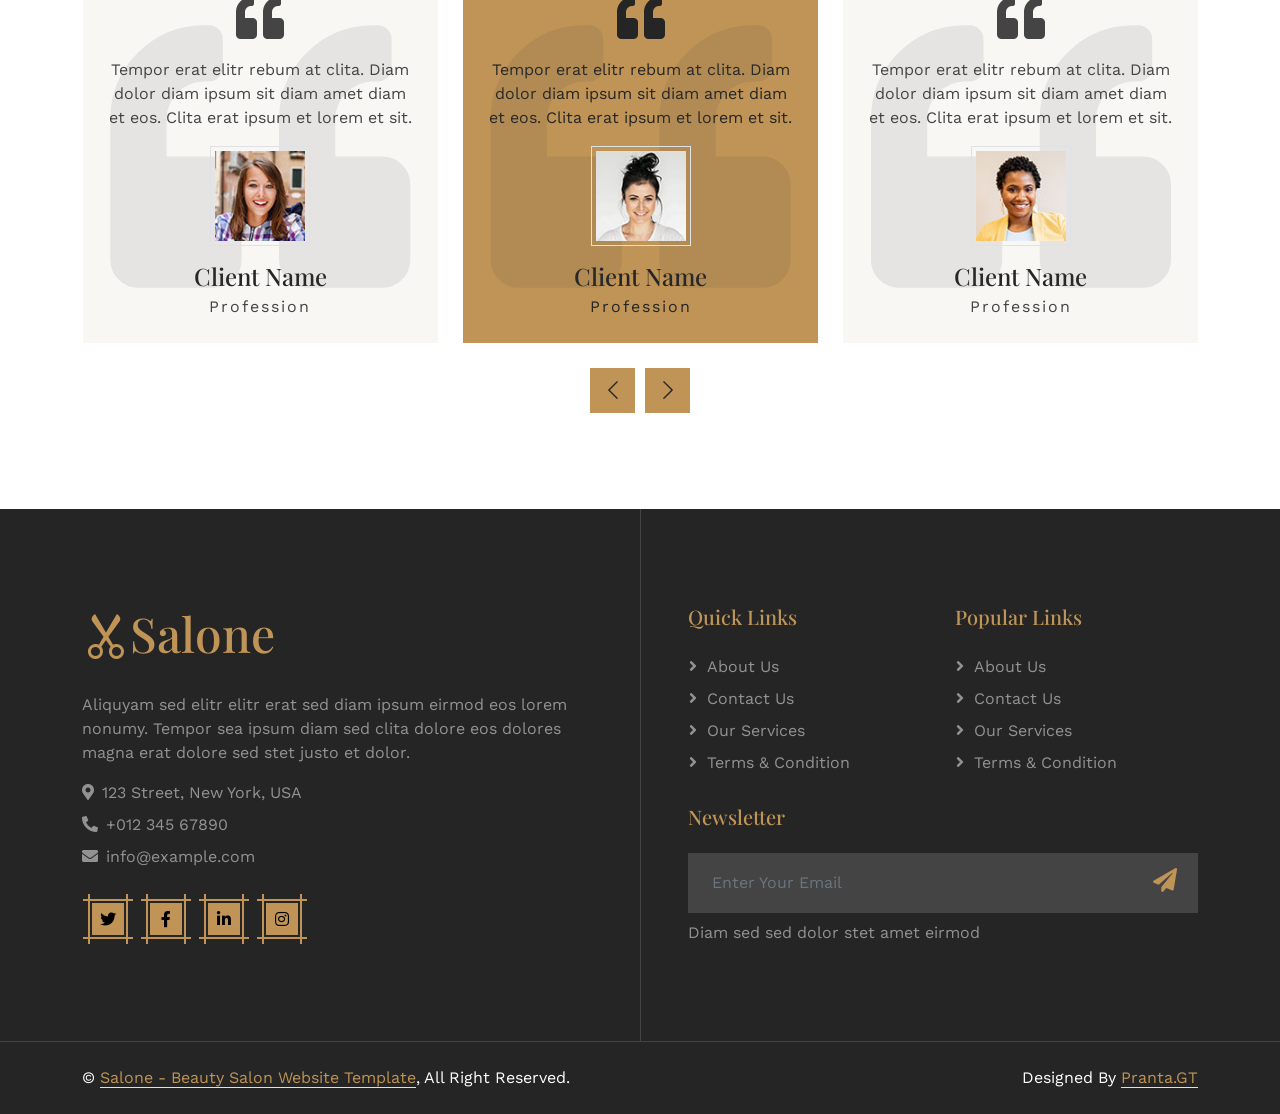
<file: service.html>
<!DOCTYPE html>
<html lang="en">

<head>
    <meta charset="utf-8">
    <title>Salone - Beauty Salon Website Template</title>
    <meta content="width=device-width, initial-scale=1.0" name="viewport">
    <meta content="" name="keywords">
    <meta content="" name="description">

    <!-- Favicon -->
    <link href="img/favicon.ico" rel="icon">

    <!-- Google Web Fonts -->
    <link rel="preconnect" href="https://fonts.googleapis.com">
    <link rel="preconnect" href="https://fonts.gstatic.com" crossorigin>
    <link
        href="https://fonts.googleapis.com/css2?family=Dancing+Script&family=Playfair+Display:wght@500&family=Work+Sans&display=swap"
        rel="stylesheet">

    <!-- Icon Font Stylesheet -->
    <link href="https://cdnjs.cloudflare.com/ajax/libs/font-awesome/5.10.0/css/all.min.css" rel="stylesheet">
    <link href="https://cdn.jsdelivr.net/npm/bootstrap-icons@1.4.1/font/bootstrap-icons.css" rel="stylesheet">

    <!-- Libraries Stylesheet -->
    <link href="lib/animate/animate.min.css" rel="stylesheet">
    <link href="lib/lightbox/css/lightbox.min.css" rel="stylesheet">
    <link href="lib/owlcarousel/assets/owl.carousel.min.css" rel="stylesheet">

    <!-- Customized Bootstrap Stylesheet -->
    <link href="css/bootstrap.min.css" rel="stylesheet">

    <!-- Template Stylesheet -->
    <link href="css/style.css" rel="stylesheet">
</head>

<body>
    <!-- Spinner Start -->
    <div id="spinner"
        class="show bg-white position-fixed translate-middle w-100 vh-100 top-50 start-50 d-flex align-items-center justify-content-center">
        <div class="spinner-grow text-primary" style="width: 3rem; height: 3rem;" role="status">
            <span class="sr-only">Loading...</span>
        </div>
    </div>
    <!-- Spinner End -->


    <!-- Navbar Start -->
    <div class="container-fluid bg-light sticky-top p-0">
        <nav class="navbar navbar-expand-lg navbar-light p-0">
            <a href="index.html" class="navbar-brand bg-primary py-4 px-5 me-0">
                <h1 class="mb-0"><i class="bi bi-scissors"></i>Salone</h1>
            </a>
            <button type="button" class="navbar-toggler me-4" data-bs-toggle="collapse"
                data-bs-target="#navbarCollapse">
                <span class="navbar-toggler-icon"></span>
            </button>
            <div class="collapse navbar-collapse p-3" id="navbarCollapse">
                <div class="navbar-nav mx-auto">
                    <a href="index.html" class="nav-item nav-link">Home</a>
                    <a href="about.html" class="nav-item nav-link">About</a>
                    <a href="service.html" class="nav-item nav-link active">Service</a>
                    <a href="price.html" class="nav-item nav-link">Price</a>
                    <div class="nav-item dropdown">
                        <a href="#" class="nav-link dropdown-toggle" data-bs-toggle="dropdown">Pages</a>
                        <div class="dropdown-menu bg-light mt-2">
                            <a href="gallery.html" class="dropdown-item">Photo Gallery</a>
                            <a href="blog.html" class="dropdown-item">Beauty Blog</a>
                            <a href="team.html" class="dropdown-item">Our Team</a>
                            <a href="testimonial.html" class="dropdown-item">Testimonial</a>
                            <a href="404.html" class="dropdown-item">404 Page</a>
                        </div>
                    </div>
                    <a href="contact.html" class="nav-item nav-link">Contact</a>
                </div>
                <div class="d-flex">
                    <a class="btn btn-primary btn-sm-square me-3" href=""><i class="fab fa-facebook-f"></i></a>
                    <a class="btn btn-primary btn-sm-square me-3" href=""><i class="fab fa-instagram"></i></a>
                    <a class="btn btn-primary btn-sm-square" href=""><i class="fab fa-linkedin-in"></i></a>
                </div>
            </div>
        </nav>
    </div>
    <!-- Navbar End -->


    <!-- Hero Start -->
    <div class="container-fluid bg-light page-header py-5 mb-5">
        <div class="container text-center py-5">
            <h1 class="display-1 animated slideInLeft">Service</h1>
            <nav aria-label="breadcrumb">
                <ol class="breadcrumb justify-content-center animated slideInLeft mb-0">
                    <li class="breadcrumb-item"><a class="text-primary" href="#">Home</a></li>
                    <li class="breadcrumb-item"><a class="text-primary" href="#">Pages</a></li>
                    <li class="breadcrumb-item active" aria-current="page">Service</li>
                </ol>
            </nav>
        </div>
    </div>
    <!-- Hero End -->


    <!-- Service Start -->
    <div class="container-fluid service py-5">
        <div class="container">
            <div class="text-center wow fadeIn" data-wow-delay="0.1s">
                <h1 class="font-dancing-script text-primary">Our Services</h1>
                <h1 class="mb-5">Explore Our Services</h1>
            </div>
            <div class="row g-4 g-md-0 text-center">
                <div class="col-md-6 col-lg-4">
                    <div class="service-item h-100 p-4 border-bottom border-end wow fadeIn" data-wow-delay="0.1s">
                        <img class="img-fluid" src="img/haircut.png" alt="">
                        <h3 class="mb-3">Haircut</h3>
                        <p class="mb-3">Clita erat ipsum et lorem et sit, sed stet no labore lorem sit clita duo justo
                            et tempor eirmod magna dolore erat amet</p>
                        <a class="btn btn-sm btn-primary text-uppercase" href="">Read More <i
                                class="bi bi-arrow-right"></i></a>
                    </div>
                </div>
                <div class="col-md-6 col-lg-4">
                    <div class="service-item h-100 p-4 border-bottom border-lg-end wow fadeIn" data-wow-delay="0.3s">
                        <img class="img-fluid" src="img/makeup.png" alt="">
                        <h3 class="mb-3">Makeup</h3>
                        <p class="mb-3">Clita erat ipsum et lorem et sit, sed stet no labore lorem sit clita duo justo
                            et tempor eirmod magna dolore erat amet</p>
                        <a class="btn btn-sm btn-primary text-uppercase" href="">Read More <i
                                class="bi bi-arrow-right"></i></a>
                    </div>
                </div>
                <div class="col-md-6 col-lg-4">
                    <div class="service-item h-100 p-4 border-bottom border-end border-lg-end-0 wow fadeIn"
                        data-wow-delay="0.5s">
                        <img class="img-fluid" src="img/manicure.png" alt="">
                        <h3 class="mb-3">Manicure</h3>
                        <p class="mb-3">Clita erat ipsum et lorem et sit, sed stet no labore lorem sit clita duo justo
                            et tempor eirmod magna dolore erat amet</p>
                        <a class="btn btn-sm btn-primary text-uppercase my-2" href="">Read More <i
                                class="bi bi-arrow-right"></i></a>
                    </div>
                </div>
                <div class="col-md-6 col-lg-4">
                    <div class="service-item h-100 p-4 border-bottom border-lg-bottom-0 border-lg-end wow fadeIn"
                        data-wow-delay="0.1s">
                        <img class="img-fluid" src="img/pedicure.png" alt="">
                        <h3 class="mb-3">Pedicure</h3>
                        <p class="mb-3">Clita erat ipsum et lorem et sit, sed stet no labore lorem sit clita duo justo
                            et tempor eirmod magna dolore erat amet</p>
                        <a class="btn btn-sm btn-primary text-uppercase" href="">Read More <i
                                class="bi bi-arrow-right"></i></a>
                    </div>
                </div>
                <div class="col-md-6 col-lg-4">
                    <div class="service-item h-100 p-4 border-end wow fadeIn" data-wow-delay="0.3s">
                        <img class="img-fluid" src="img/massage.png" alt="">
                        <h3 class="mb-3">Massage</h3>
                        <p class="mb-3">Clita erat ipsum et lorem et sit, sed stet no labore lorem sit clita duo justo
                            et tempor eirmod magna dolore erat amet</p>
                        <a class="btn btn-sm btn-primary text-uppercase" href="">Read More <i
                                class="bi bi-arrow-right"></i></a>
                    </div>
                </div>
                <div class="col-md-6 col-lg-4">
                    <div class="service-item h-100 p-4 wow fadeIn" data-wow-delay="0.5s">
                        <img class="img-fluid" src="img/skin-care.png" alt="">
                        <h3 class="mb-3">Skin Care</h3>
                        <p class="mb-3">Clita erat ipsum et lorem et sit, sed stet no labore lorem sit clita duo justo
                            et tempor eirmod magna dolore erat amet</p>
                        <a class="btn btn-sm btn-primary text-uppercase" href="">Read More <i
                                class="bi bi-arrow-right"></i></a>
                    </div>
                </div>
            </div>
        </div>
    </div>
    <!-- Service End -->


    <!-- Testimonial Start -->
    <div class="container-fluid py-5">
        <div class="container">
            <div class="text-center wow fadeIn" data-wow-delay="0.2s">
                <h1 class="font-dancing-script text-primary">Testimonial</h1>
                <h1 class="mb-5">What Clients Say!</h1>
            </div>
            <div class="owl-carousel testimonial-carousel wow fadeIn" data-wow-delay="0.3s">
                <div class="text-center bg-light p-4">
                    <i class="fa fa-quote-left fa-3x mb-3"></i>
                    <p>Tempor erat elitr rebum at clita. Diam dolor diam ipsum sit diam amet diam et eos. Clita erat
                        ipsum et lorem et sit.</p>
                    <img class="img-fluid mx-auto border p-1 mb-3" src="img/testimonial-1.jpg" alt="">
                    <h4 class="mb-1">Client Name</h4>
                    <span>Profession</span>
                </div>
                <div class="text-center bg-light p-4">
                    <i class="fa fa-quote-left fa-3x mb-3"></i>
                    <p>Tempor erat elitr rebum at clita. Diam dolor diam ipsum sit diam amet diam et eos. Clita erat
                        ipsum et lorem et sit.</p>
                    <img class="img-fluid mx-auto border p-1 mb-3" src="img/testimonial-2.jpg" alt="">
                    <h4 class="mb-1">Client Name</h4>
                    <span>Profession</span>
                </div>
                <div class="text-center bg-light p-4">
                    <i class="fa fa-quote-left fa-3x mb-3"></i>
                    <p>Tempor erat elitr rebum at clita. Diam dolor diam ipsum sit diam amet diam et eos. Clita erat
                        ipsum et lorem et sit.</p>
                    <img class="img-fluid mx-auto border p-1 mb-3" src="img/testimonial-3.jpg" alt="">
                    <h4 class="mb-1">Client Name</h4>
                    <span>Profession</span>
                </div>
                <div class="text-center bg-light p-4">
                    <i class="fa fa-quote-left fa-3x mb-3"></i>
                    <p>Tempor erat elitr rebum at clita. Diam dolor diam ipsum sit diam amet diam et eos. Clita erat
                        ipsum et lorem et sit.</p>
                    <img class="img-fluid mx-auto border p-1 mb-3" src="img/testimonial-4.jpg" alt="">
                    <h4 class="mb-1">Client Name</h4>
                    <span>Profession</span>
                </div>
            </div>
        </div>
    </div>
    <!-- Testimonial End -->


    <!-- Footer Start -->
    <div class="container-fluid footer position-relative bg-dark text-white-50 py-5 mt-5 wow fadeIn"
        data-wow-delay="0.2s">
        <div class="container py-5">
            <div class="row g-5">
                <div class="col-lg-6 pe-lg-5">
                    <a href="index.html" class="navbar-brand">
                        <h1 class="display-5 text-primary mb-0"><i class="bi bi-scissors"></i>Salone</h1>
                    </a>
                    <p>Aliquyam sed elitr elitr erat sed diam ipsum eirmod eos lorem nonumy. Tempor sea ipsum diam sed
                        clita dolore eos dolores magna erat dolore sed stet justo et dolor.</p>
                    <p class="mb-2"><i class="fa fa-map-marker-alt me-2"></i>123 Street, New York, USA</p>
                    <p class="mb-2"><i class="fa fa-phone-alt me-2"></i>+012 345 67890</p>
                    <p><i class="fa fa-envelope me-2"></i>info@example.com</p>
                    <div class="d-flex justify-content-start mt-4">
                        <a class="btn btn-sm-square btn-primary me-3" href="#"><i class="fab fa-twitter"></i></a>
                        <a class="btn btn-sm-square btn-primary me-3" href="#"><i class="fab fa-facebook-f"></i></a>
                        <a class="btn btn-sm-square btn-primary me-3" href="#"><i class="fab fa-linkedin-in"></i></a>
                        <a class="btn btn-sm-square btn-primary me-3" href="#"><i class="fab fa-instagram"></i></a>
                    </div>
                </div>
                <div class="col-lg-6 ps-lg-5">
                    <div class="row g-4">
                        <div class="col-sm-6">
                            <h5 class="text-primary mb-4">Quick Links</h5>
                            <a class="btn btn-link" href="">About Us</a>
                            <a class="btn btn-link" href="">Contact Us</a>
                            <a class="btn btn-link" href="">Our Services</a>
                            <a class="btn btn-link" href="">Terms & Condition</a>
                        </div>
                        <div class="col-sm-6">
                            <h5 class="text-primary mb-4">Popular Links</h5>
                            <a class="btn btn-link" href="">About Us</a>
                            <a class="btn btn-link" href="">Contact Us</a>
                            <a class="btn btn-link" href="">Our Services</a>
                            <a class="btn btn-link" href="">Terms & Condition</a>
                        </div>
                        <div class="col-sm-12">
                            <h5 class="text-primary mb-4">Newsletter</h5>
                            <div class="position-relative w-100 mb-2">
                                <input class="form-control bg-secondary border-0 w-100 ps-4 pe-5" type="text"
                                    placeholder="Enter Your Email" style="height: 60px;">
                                <button type="button" class="btn shadow-none position-absolute top-0 end-0 mt-2 me-2"><i
                                        class="fa fa-paper-plane text-primary fs-4"></i></button>
                            </div>
                            <p class="mb-0">Diam sed sed dolor stet amet eirmod</p>
                        </div>
                    </div>
                </div>
            </div>
        </div>
    </div>
    <!-- Footer End -->


    <!-- Copyright Start -->
    <div class="container-fluid bg-dark text-white border-top border-secondary py-4 wow fadeIn" data-wow-delay="0.1s">
      <div class="container">
        <div class="row">
          <div class="col-md-6 text-center text-md-start mb-3 mb-md-0">
            &copy; <a class="border-bottom" href="#">Salone - Beauty Salon Website Template</a>, All Right Reserved.
          </div>
          <div class="col-md-6 text-center text-md-end">Designed By <a class="border-bottom" href="#">Pranta.GT</a></div>
        </div>
      </div>
    </div>
    <!-- Copyright End -->


    <!-- Back to Top -->
    <a href="#" class="btn btn-lg btn-primary btn-lg-square back-to-top"><i class="bi bi-arrow-up"></i></a>


    <!-- JavaScript Libraries -->
    <script src="https://ajax.googleapis.com/ajax/libs/jquery/3.6.1/jquery.min.js"></script>
    <script src="https://cdn.jsdelivr.net/npm/bootstrap@5.0.0/dist/js/bootstrap.bundle.min.js"></script>
    <script src="lib/wow/wow.min.js"></script>
    <script src="lib/easing/easing.min.js"></script>
    <script src="lib/waypoints/waypoints.min.js"></script>
    <script src="lib/counterup/counterup.min.js"></script>
    <script src="lib/lightbox/js/lightbox.min.js"></script>
    <script src="lib/owlcarousel/owl.carousel.min.js"></script>

    <!-- Template Javascript -->
    <script src="js/main.js"></script>
</body>

</html>
</file>
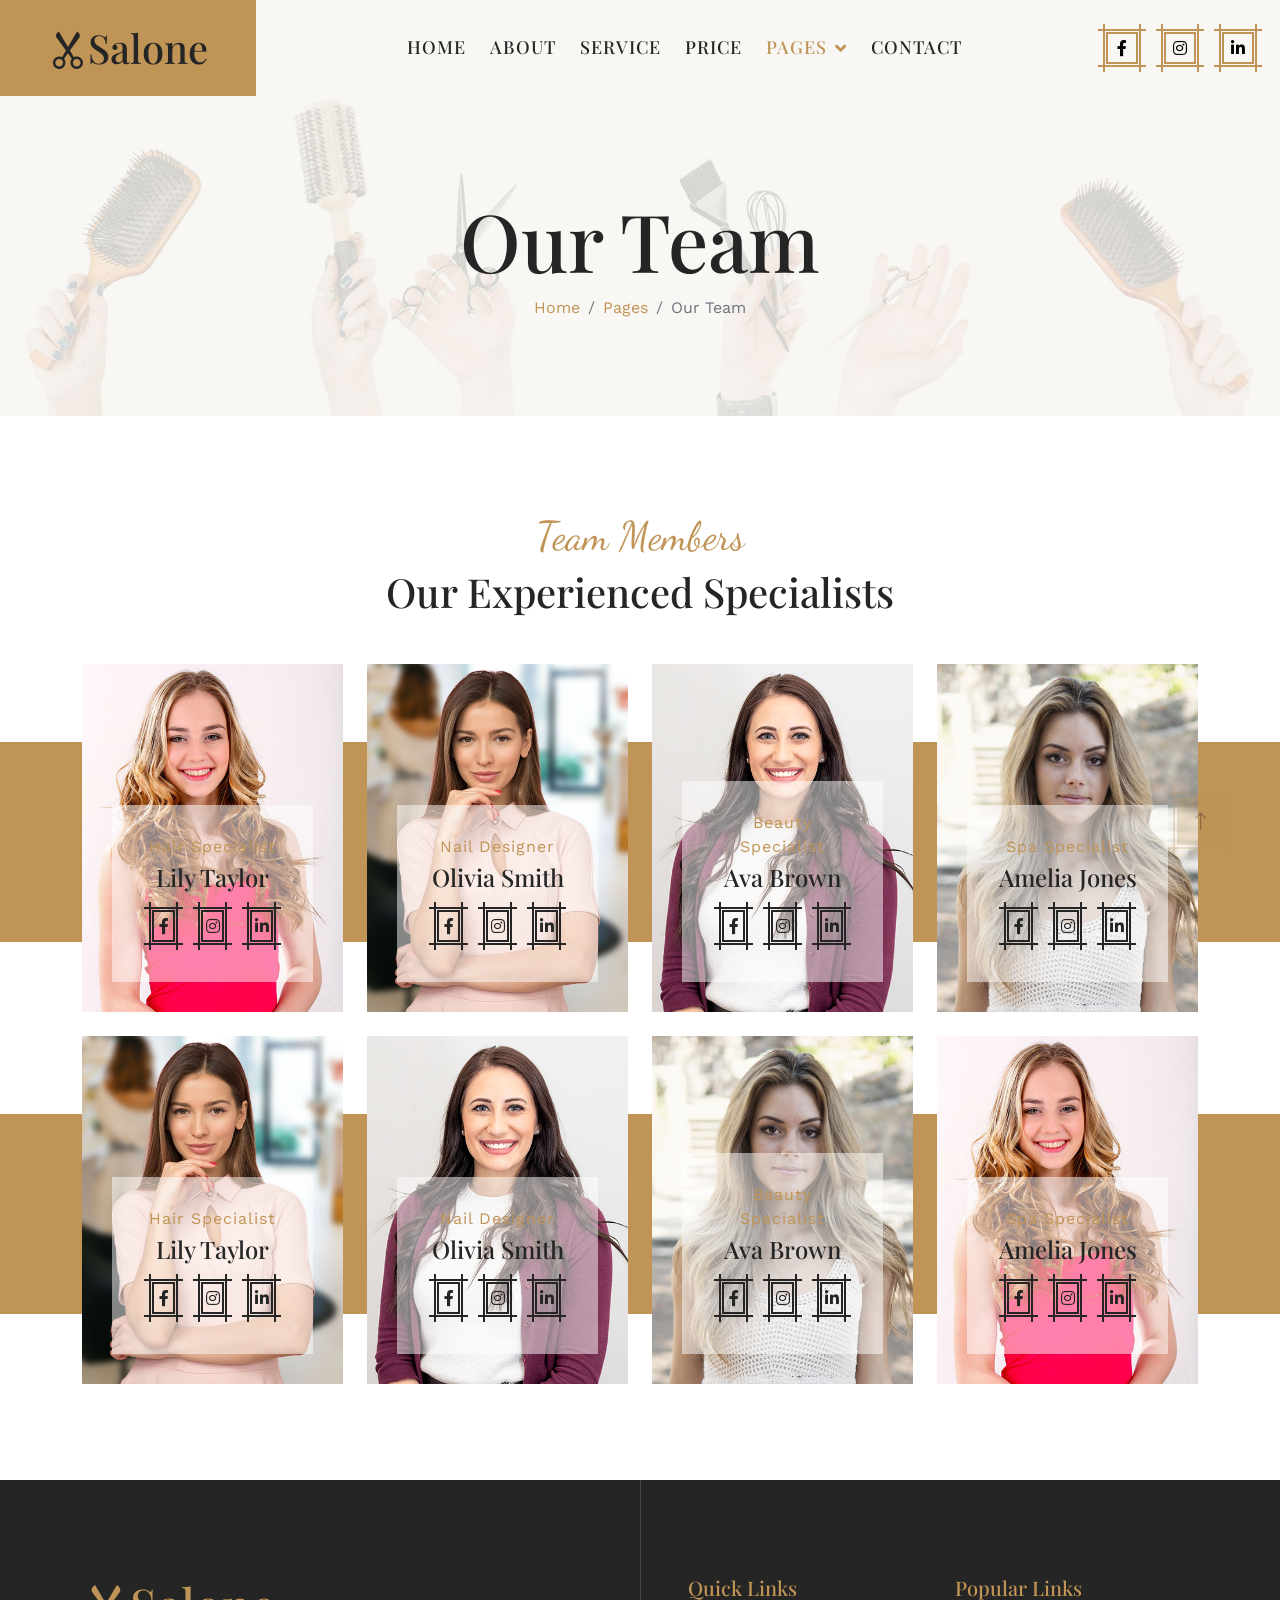
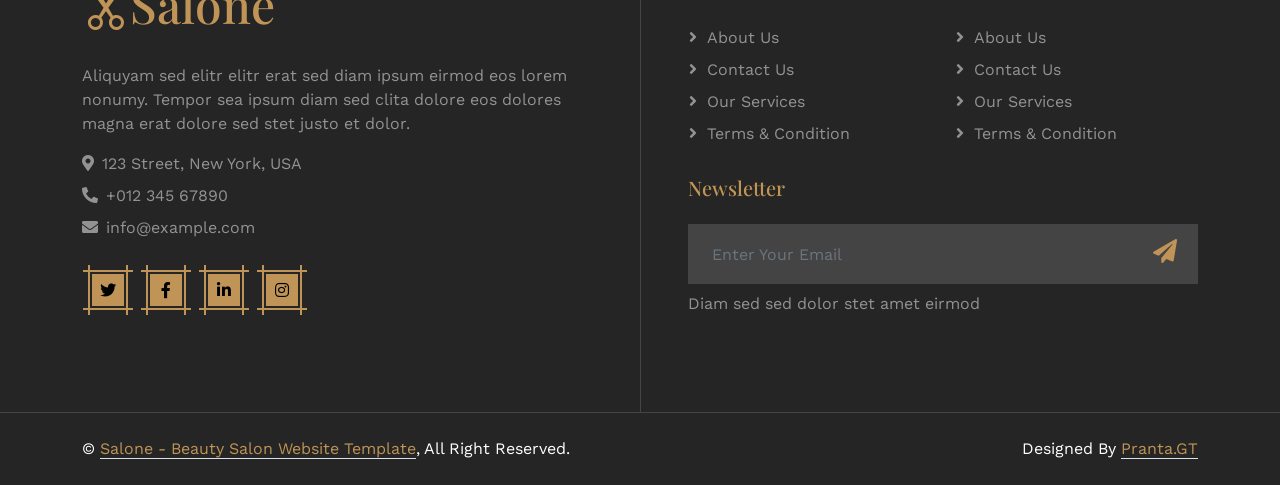
<file: team.html>
<!DOCTYPE html>
<html lang="en">

<head>
    <meta charset="utf-8">
    <title>Salone - Beauty Salon Website Template</title>
    <meta content="width=device-width, initial-scale=1.0" name="viewport">
    <meta content="" name="keywords">
    <meta content="" name="description">

    <!-- Favicon -->
    <link href="img/favicon.ico" rel="icon">

    <!-- Google Web Fonts -->
    <link rel="preconnect" href="https://fonts.googleapis.com">
    <link rel="preconnect" href="https://fonts.gstatic.com" crossorigin>
    <link
        href="https://fonts.googleapis.com/css2?family=Dancing+Script&family=Playfair+Display:wght@500&family=Work+Sans&display=swap"
        rel="stylesheet">

    <!-- Icon Font Stylesheet -->
    <link href="https://cdnjs.cloudflare.com/ajax/libs/font-awesome/5.10.0/css/all.min.css" rel="stylesheet">
    <link href="https://cdn.jsdelivr.net/npm/bootstrap-icons@1.4.1/font/bootstrap-icons.css" rel="stylesheet">

    <!-- Libraries Stylesheet -->
    <link href="lib/animate/animate.min.css" rel="stylesheet">
    <link href="lib/lightbox/css/lightbox.min.css" rel="stylesheet">
    <link href="lib/owlcarousel/assets/owl.carousel.min.css" rel="stylesheet">

    <!-- Customized Bootstrap Stylesheet -->
    <link href="css/bootstrap.min.css" rel="stylesheet">

    <!-- Template Stylesheet -->
    <link href="css/style.css" rel="stylesheet">
</head>

<body>
    <!-- Spinner Start -->
    <div id="spinner"
        class="show bg-white position-fixed translate-middle w-100 vh-100 top-50 start-50 d-flex align-items-center justify-content-center">
        <div class="spinner-grow text-primary" style="width: 3rem; height: 3rem;" role="status">
            <span class="sr-only">Loading...</span>
        </div>
    </div>
    <!-- Spinner End -->


    <!-- Navbar Start -->
    <div class="container-fluid bg-light sticky-top p-0">
        <nav class="navbar navbar-expand-lg navbar-light p-0">
            <a href="index.html" class="navbar-brand bg-primary py-4 px-5 me-0">
                <h1 class="mb-0"><i class="bi bi-scissors"></i>Salone</h1>
            </a>
            <button type="button" class="navbar-toggler me-4" data-bs-toggle="collapse"
                data-bs-target="#navbarCollapse">
                <span class="navbar-toggler-icon"></span>
            </button>
            <div class="collapse navbar-collapse p-3" id="navbarCollapse">
                <div class="navbar-nav mx-auto">
                    <a href="index.html" class="nav-item nav-link">Home</a>
                    <a href="about.html" class="nav-item nav-link">About</a>
                    <a href="service.html" class="nav-item nav-link">Service</a>
                    <a href="price.html" class="nav-item nav-link">Price</a>
                    <div class="nav-item dropdown">
                        <a href="#" class="nav-link dropdown-toggle active" data-bs-toggle="dropdown">Pages</a>
                        <div class="dropdown-menu bg-light mt-2">
                            <a href="gallery.html" class="dropdown-item">Photo Gallery</a>
                            <a href="blog.html" class="dropdown-item">Beauty Blog</a>
                            <a href="team.html" class="dropdown-item active">Our Team</a>
                            <a href="testimonial.html" class="dropdown-item">Testimonial</a>
                            <a href="404.html" class="dropdown-item">404 Page</a>
                        </div>
                    </div>
                    <a href="contact.html" class="nav-item nav-link">Contact</a>
                </div>
                <div class="d-flex">
                    <a class="btn btn-primary btn-sm-square me-3" href=""><i class="fab fa-facebook-f"></i></a>
                    <a class="btn btn-primary btn-sm-square me-3" href=""><i class="fab fa-instagram"></i></a>
                    <a class="btn btn-primary btn-sm-square" href=""><i class="fab fa-linkedin-in"></i></a>
                </div>
            </div>
        </nav>
    </div>
    <!-- Navbar End -->


    <!-- Hero Start -->
    <div class="container-fluid bg-light page-header py-5 mb-5">
        <div class="container text-center py-5">
            <h1 class="display-1 animated slideInLeft">Our Team</h1>
            <nav aria-label="breadcrumb">
                <ol class="breadcrumb justify-content-center animated slideInLeft mb-0">
                    <li class="breadcrumb-item"><a class="text-primary" href="#">Home</a></li>
                    <li class="breadcrumb-item"><a class="text-primary" href="#">Pages</a></li>
                    <li class="breadcrumb-item active" aria-current="page">Our Team</li>
                </ol>
            </nav>
        </div>
    </div>
    <!-- Hero End -->


    <!-- Team Start -->
    <div class="container-fluid overflow-hidden py-5">
        <div class="container">
            <div class="text-center wow fadeIn" data-wow-delay="0.2s">
                <h1 class="font-dancing-script text-primary">Team Members</h1>
                <h1 class="mb-5">Our Experienced Specialists</h1>
            </div>
            <div class="row g-4 team mb-4">
                <div class="col-md-6 col-lg-3 wow fadeIn" data-wow-delay="0.1s">
                    <div class="team-item position-relative overflow-hidden">
                        <img class="img-fluid w-100" src="img/team-1.jpg" alt="">
                        <div class="team-overlay">
                            <p class="text-primary mb-1">Hair Specialist</p>
                            <h4>Lily Taylor</h4>
                            <div class="d-flex justify-content-center">
                                <a class="btn btn-dark btn-sm-square border-2 me-3" href="">
                                    <i class="fab fa-facebook-f"></i>
                                </a>
                                <a class="btn btn-dark btn-sm-square border-2 me-3" href="">
                                    <i class="fab fa-instagram"></i>
                                </a>
                                <a class="btn btn-dark btn-sm-square border-2" href="">
                                    <i class="fab fa-linkedin-in"></i>
                                </a>
                            </div>
                        </div>
                    </div>
                </div>
                <div class="col-md-6 col-lg-3 wow fadeIn" data-wow-delay="0.3s">
                    <div class="team-item position-relative overflow-hidden">
                        <img class="img-fluid w-100" src="img/team-2.jpg" alt="">
                        <div class="team-overlay">
                            <p class="text-primary mb-1">Nail Designer</p>
                            <h4>Olivia Smith</h4>
                            <div class="d-flex justify-content-center">
                                <a class="btn btn-dark btn-sm-square border-2 me-3" href="">
                                    <i class="fab fa-facebook-f"></i>
                                </a>
                                <a class="btn btn-dark btn-sm-square border-2 me-3" href="">
                                    <i class="fab fa-instagram"></i>
                                </a>
                                <a class="btn btn-dark btn-sm-square border-2" href="">
                                    <i class="fab fa-linkedin-in"></i>
                                </a>
                            </div>
                        </div>
                    </div>
                </div>
                <div class="col-md-6 col-lg-3 wow fadeIn" data-wow-delay="0.5s">
                    <div class="team-item position-relative overflow-hidden">
                        <img class="img-fluid w-100" src="img/team-3.jpg" alt="">
                        <div class="team-overlay">
                            <p class="text-primary mb-1">Beauty Specialist</p>
                            <h4>Ava Brown</h4>
                            <div class="d-flex justify-content-center">
                                <a class="btn btn-dark btn-sm-square border-2 me-3" href="">
                                    <i class="fab fa-facebook-f"></i>
                                </a>
                                <a class="btn btn-dark btn-sm-square border-2 me-3" href="">
                                    <i class="fab fa-instagram"></i>
                                </a>
                                <a class="btn btn-dark btn-sm-square border-2" href="">
                                    <i class="fab fa-linkedin-in"></i>
                                </a>
                            </div>
                        </div>
                    </div>
                </div>
                <div class="col-md-6 col-lg-3 wow fadeIn" data-wow-delay="0.7s">
                    <div class="team-item position-relative overflow-hidden">
                        <img class="img-fluid w-100" src="img/team-4.jpg" alt="">
                        <div class="team-overlay">
                            <p class="text-primary mb-1">Spa Specialist</p>
                            <h4>Amelia Jones</h4>
                            <div class="d-flex justify-content-center">
                                <a class="btn btn-dark btn-sm-square border-2 me-3" href="">
                                    <i class="fab fa-facebook-f"></i>
                                </a>
                                <a class="btn btn-dark btn-sm-square border-2 me-3" href="">
                                    <i class="fab fa-instagram"></i>
                                </a>
                                <a class="btn btn-dark btn-sm-square border-2" href="">
                                    <i class="fab fa-linkedin-in"></i>
                                </a>
                            </div>
                        </div>
                    </div>
                </div>
            </div>
            <div class="row g-4 team">
                <div class="col-md-6 col-lg-3 wow fadeIn" data-wow-delay="0.1s">
                    <div class="team-item position-relative overflow-hidden">
                        <img class="img-fluid w-100" src="img/team-2.jpg" alt="">
                        <div class="team-overlay">
                            <p class="text-primary mb-1">Hair Specialist</p>
                            <h4>Lily Taylor</h4>
                            <div class="d-flex justify-content-center">
                                <a class="btn btn-dark btn-sm-square border-2 me-3" href="">
                                    <i class="fab fa-facebook-f"></i>
                                </a>
                                <a class="btn btn-dark btn-sm-square border-2 me-3" href="">
                                    <i class="fab fa-instagram"></i>
                                </a>
                                <a class="btn btn-dark btn-sm-square border-2" href="">
                                    <i class="fab fa-linkedin-in"></i>
                                </a>
                            </div>
                        </div>
                    </div>
                </div>
                <div class="col-md-6 col-lg-3 wow fadeIn" data-wow-delay="0.3s">
                    <div class="team-item position-relative overflow-hidden">
                        <img class="img-fluid w-100" src="img/team-3.jpg" alt="">
                        <div class="team-overlay">
                            <p class="text-primary mb-1">Nail Designer</p>
                            <h4>Olivia Smith</h4>
                            <div class="d-flex justify-content-center">
                                <a class="btn btn-dark btn-sm-square border-2 me-3" href="">
                                    <i class="fab fa-facebook-f"></i>
                                </a>
                                <a class="btn btn-dark btn-sm-square border-2 me-3" href="">
                                    <i class="fab fa-instagram"></i>
                                </a>
                                <a class="btn btn-dark btn-sm-square border-2" href="">
                                    <i class="fab fa-linkedin-in"></i>
                                </a>
                            </div>
                        </div>
                    </div>
                </div>
                <div class="col-md-6 col-lg-3 wow fadeIn" data-wow-delay="0.5s">
                    <div class="team-item position-relative overflow-hidden">
                        <img class="img-fluid w-100" src="img/team-4.jpg" alt="">
                        <div class="team-overlay">
                            <p class="text-primary mb-1">Beauty Specialist</p>
                            <h4>Ava Brown</h4>
                            <div class="d-flex justify-content-center">
                                <a class="btn btn-dark btn-sm-square border-2 me-3" href="">
                                    <i class="fab fa-facebook-f"></i>
                                </a>
                                <a class="btn btn-dark btn-sm-square border-2 me-3" href="">
                                    <i class="fab fa-instagram"></i>
                                </a>
                                <a class="btn btn-dark btn-sm-square border-2" href="">
                                    <i class="fab fa-linkedin-in"></i>
                                </a>
                            </div>
                        </div>
                    </div>
                </div>
                <div class="col-md-6 col-lg-3 wow fadeIn" data-wow-delay="0.7s">
                    <div class="team-item position-relative overflow-hidden">
                        <img class="img-fluid w-100" src="img/team-1.jpg" alt="">
                        <div class="team-overlay">
                            <p class="text-primary mb-1">Spa Specialist</p>
                            <h4>Amelia Jones</h4>
                            <div class="d-flex justify-content-center">
                                <a class="btn btn-dark btn-sm-square border-2 me-3" href="">
                                    <i class="fab fa-facebook-f"></i>
                                </a>
                                <a class="btn btn-dark btn-sm-square border-2 me-3" href="">
                                    <i class="fab fa-instagram"></i>
                                </a>
                                <a class="btn btn-dark btn-sm-square border-2" href="">
                                    <i class="fab fa-linkedin-in"></i>
                                </a>
                            </div>
                        </div>
                    </div>
                </div>
            </div>
        </div>
    </div>
    <!-- Team End -->


    <!-- Footer Start -->
    <div class="container-fluid footer position-relative bg-dark text-white-50 py-5 mt-5 wow fadeIn"
        data-wow-delay="0.2s">
        <div class="container py-5">
            <div class="row g-5">
                <div class="col-lg-6 pe-lg-5">
                    <a href="index.html" class="navbar-brand">
                        <h1 class="display-5 text-primary mb-0"><i class="bi bi-scissors"></i>Salone</h1>
                    </a>
                    <p>Aliquyam sed elitr elitr erat sed diam ipsum eirmod eos lorem nonumy. Tempor sea ipsum diam sed
                        clita dolore eos dolores magna erat dolore sed stet justo et dolor.</p>
                    <p class="mb-2"><i class="fa fa-map-marker-alt me-2"></i>123 Street, New York, USA</p>
                    <p class="mb-2"><i class="fa fa-phone-alt me-2"></i>+012 345 67890</p>
                    <p><i class="fa fa-envelope me-2"></i>info@example.com</p>
                    <div class="d-flex justify-content-start mt-4">
                        <a class="btn btn-sm-square btn-primary me-3" href="#"><i class="fab fa-twitter"></i></a>
                        <a class="btn btn-sm-square btn-primary me-3" href="#"><i class="fab fa-facebook-f"></i></a>
                        <a class="btn btn-sm-square btn-primary me-3" href="#"><i class="fab fa-linkedin-in"></i></a>
                        <a class="btn btn-sm-square btn-primary me-3" href="#"><i class="fab fa-instagram"></i></a>
                    </div>
                </div>
                <div class="col-lg-6 ps-lg-5">
                    <div class="row g-4">
                        <div class="col-sm-6">
                            <h5 class="text-primary mb-4">Quick Links</h5>
                            <a class="btn btn-link" href="">About Us</a>
                            <a class="btn btn-link" href="">Contact Us</a>
                            <a class="btn btn-link" href="">Our Services</a>
                            <a class="btn btn-link" href="">Terms & Condition</a>
                        </div>
                        <div class="col-sm-6">
                            <h5 class="text-primary mb-4">Popular Links</h5>
                            <a class="btn btn-link" href="">About Us</a>
                            <a class="btn btn-link" href="">Contact Us</a>
                            <a class="btn btn-link" href="">Our Services</a>
                            <a class="btn btn-link" href="">Terms & Condition</a>
                        </div>
                        <div class="col-sm-12">
                            <h5 class="text-primary mb-4">Newsletter</h5>
                            <div class="position-relative w-100 mb-2">
                                <input class="form-control bg-secondary border-0 w-100 ps-4 pe-5" type="text"
                                    placeholder="Enter Your Email" style="height: 60px;">
                                <button type="button" class="btn shadow-none position-absolute top-0 end-0 mt-2 me-2"><i
                                        class="fa fa-paper-plane text-primary fs-4"></i></button>
                            </div>
                            <p class="mb-0">Diam sed sed dolor stet amet eirmod</p>
                        </div>
                    </div>
                </div>
            </div>
        </div>
    </div>
    <!-- Footer End -->


    <!-- Copyright Start -->
     <div class="container-fluid bg-dark text-white border-top border-secondary py-4 wow fadeIn" data-wow-delay="0.1s">
      <div class="container">
        <div class="row">
          <div class="col-md-6 text-center text-md-start mb-3 mb-md-0">
            &copy; <a class="border-bottom" href="#">Salone - Beauty Salon Website Template</a>, All Right Reserved.
          </div>
          <div class="col-md-6 text-center text-md-end">Designed By <a class="border-bottom" href="#">Pranta.GT</a></div>
        </div>
      </div>
    </div>
    <!-- Copyright End -->


    <!-- Back to Top -->
    <a href="#" class="btn btn-lg btn-primary btn-lg-square back-to-top"><i class="bi bi-arrow-up"></i></a>


    <!-- JavaScript Libraries -->
    <script src="https://ajax.googleapis.com/ajax/libs/jquery/3.6.1/jquery.min.js"></script>
    <script src="https://cdn.jsdelivr.net/npm/bootstrap@5.0.0/dist/js/bootstrap.bundle.min.js"></script>
    <script src="lib/wow/wow.min.js"></script>
    <script src="lib/easing/easing.min.js"></script>
    <script src="lib/waypoints/waypoints.min.js"></script>
    <script src="lib/counterup/counterup.min.js"></script>
    <script src="lib/lightbox/js/lightbox.min.js"></script>
    <script src="lib/owlcarousel/owl.carousel.min.js"></script>

    <!-- Template Javascript -->
    <script src="js/main.js"></script>
</body>

</html>
</file>
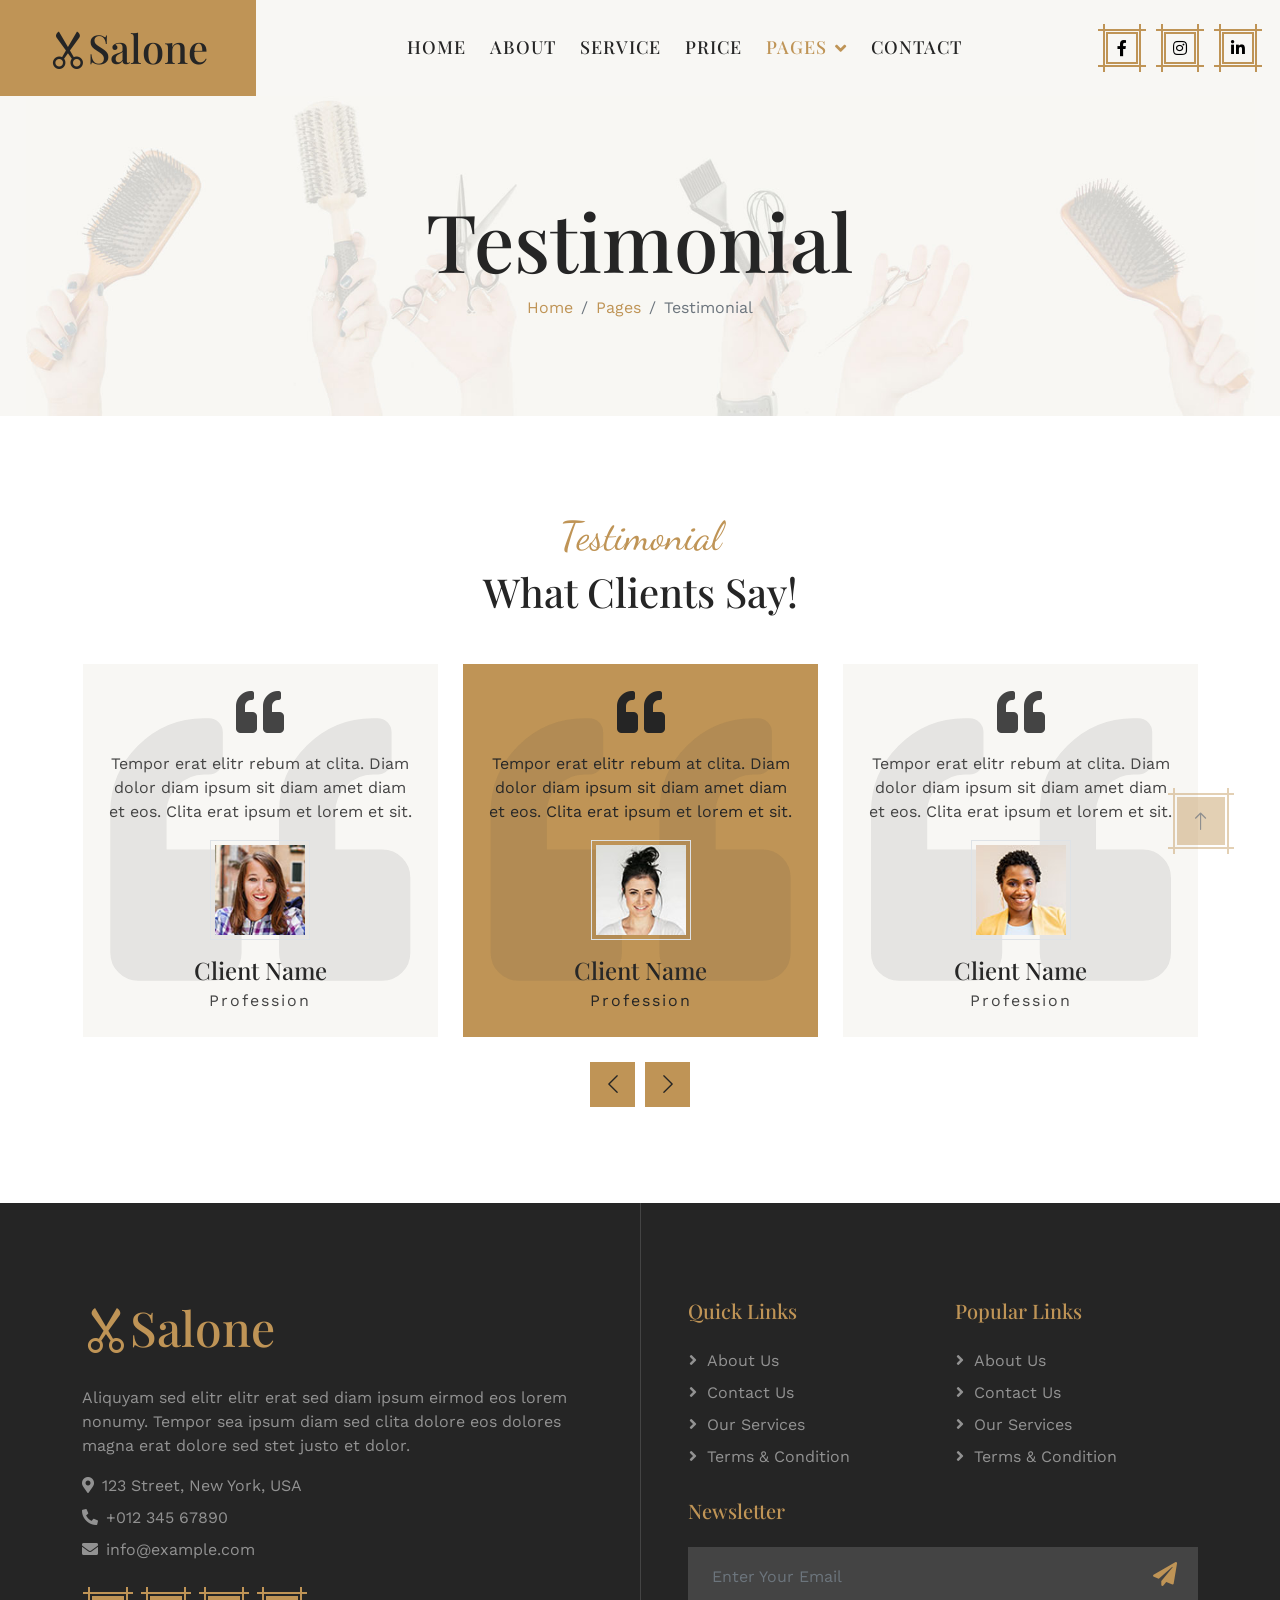
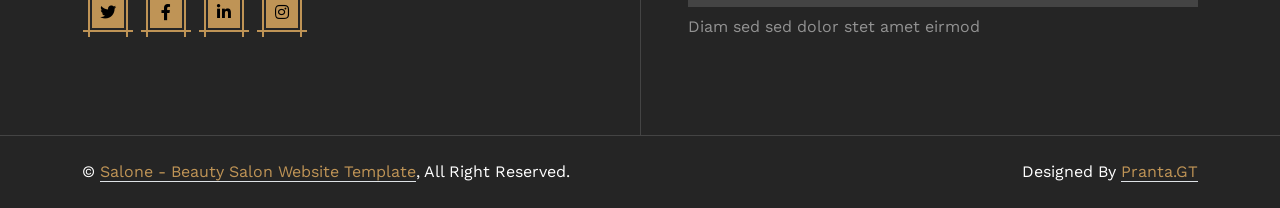
<file: testimonial.html>
<!doctype html>
<html lang="en">
  <head>
    <meta charset="utf-8" />
    <title>Salone - Beauty Salon Website Template</title>
    <meta content="width=device-width, initial-scale=1.0" name="viewport" />
    <meta content="" name="keywords" />
    <meta content="" name="description" />

    <!-- Favicon -->
    <link href="img/favicon.ico" rel="icon" />

    <!-- Google Web Fonts -->
    <link rel="preconnect" href="https://fonts.googleapis.com" />
    <link rel="preconnect" href="https://fonts.gstatic.com" crossorigin />
    <link
      href="https://fonts.googleapis.com/css2?family=Dancing+Script&family=Playfair+Display:wght@500&family=Work+Sans&display=swap"
      rel="stylesheet"
    />

    <!-- Icon Font Stylesheet -->
    <link href="https://cdnjs.cloudflare.com/ajax/libs/font-awesome/5.10.0/css/all.min.css" rel="stylesheet" />
    <link href="https://cdn.jsdelivr.net/npm/bootstrap-icons@1.4.1/font/bootstrap-icons.css" rel="stylesheet" />

    <!-- Libraries Stylesheet -->
    <link href="lib/animate/animate.min.css" rel="stylesheet" />
    <link href="lib/lightbox/css/lightbox.min.css" rel="stylesheet" />
    <link href="lib/owlcarousel/assets/owl.carousel.min.css" rel="stylesheet" />

    <!-- Customized Bootstrap Stylesheet -->
    <link href="css/bootstrap.min.css" rel="stylesheet" />

    <!-- Template Stylesheet -->
    <link href="css/style.css" rel="stylesheet" />
  </head>

  <body>
    <!-- Spinner Start -->
    <div
      id="spinner"
      class="show bg-white position-fixed translate-middle w-100 vh-100 top-50 start-50 d-flex align-items-center justify-content-center"
    >
      <div class="spinner-grow text-primary" style="width: 3rem; height: 3rem" role="status">
        <span class="sr-only">Loading...</span>
      </div>
    </div>
    <!-- Spinner End -->

    <!-- Navbar Start -->
    <div class="container-fluid bg-light sticky-top p-0">
      <nav class="navbar navbar-expand-lg navbar-light p-0">
        <a href="index.html" class="navbar-brand bg-primary py-4 px-5 me-0">
          <h1 class="mb-0"><i class="bi bi-scissors"></i>Salone</h1>
        </a>
        <button type="button" class="navbar-toggler me-4" data-bs-toggle="collapse" data-bs-target="#navbarCollapse">
          <span class="navbar-toggler-icon"></span>
        </button>
        <div class="collapse navbar-collapse p-3" id="navbarCollapse">
          <div class="navbar-nav mx-auto">
            <a href="index.html" class="nav-item nav-link">Home</a>
            <a href="about.html" class="nav-item nav-link">About</a>
            <a href="service.html" class="nav-item nav-link">Service</a>
            <a href="price.html" class="nav-item nav-link">Price</a>
            <div class="nav-item dropdown">
              <a href="#" class="nav-link dropdown-toggle active" data-bs-toggle="dropdown">Pages</a>
              <div class="dropdown-menu bg-light mt-2">
                <a href="gallery.html" class="dropdown-item">Photo Gallery</a>
                <a href="blog.html" class="dropdown-item">Beauty Blog</a>
                <a href="team.html" class="dropdown-item">Our Team</a>
                <a href="testimonial.html" class="dropdown-item active">Testimonial</a>
                <a href="404.html" class="dropdown-item">404 Page</a>
              </div>
            </div>
            <a href="contact.html" class="nav-item nav-link">Contact</a>
          </div>
          <div class="d-flex">
            <a class="btn btn-primary btn-sm-square me-3" href=""><i class="fab fa-facebook-f"></i></a>
            <a class="btn btn-primary btn-sm-square me-3" href=""><i class="fab fa-instagram"></i></a>
            <a class="btn btn-primary btn-sm-square" href=""><i class="fab fa-linkedin-in"></i></a>
          </div>
        </div>
      </nav>
    </div>
    <!-- Navbar End -->

    <!-- Hero Start -->
    <div class="container-fluid bg-light page-header py-5 mb-5">
      <div class="container text-center py-5">
        <h1 class="display-1 animated slideInLeft">Testimonial</h1>
        <nav aria-label="breadcrumb">
          <ol class="breadcrumb justify-content-center animated slideInLeft mb-0">
            <li class="breadcrumb-item"><a class="text-primary" href="#">Home</a></li>
            <li class="breadcrumb-item"><a class="text-primary" href="#">Pages</a></li>
            <li class="breadcrumb-item active" aria-current="page">Testimonial</li>
          </ol>
        </nav>
      </div>
    </div>
    <!-- Hero End -->

    <!-- Testimonial Start -->
    <div class="container-fluid py-5">
      <div class="container">
        <div class="text-center wow fadeIn" data-wow-delay="0.2s">
          <h1 class="font-dancing-script text-primary">Testimonial</h1>
          <h1 class="mb-5">What Clients Say!</h1>
        </div>
        <div class="owl-carousel testimonial-carousel wow fadeIn" data-wow-delay="0.3s">
          <div class="text-center bg-light p-4">
            <i class="fa fa-quote-left fa-3x mb-3"></i>
            <p>Tempor erat elitr rebum at clita. Diam dolor diam ipsum sit diam amet diam et eos. Clita erat ipsum et lorem et sit.</p>
            <img class="img-fluid mx-auto border p-1 mb-3" src="img/testimonial-1.jpg" alt="" />
            <h4 class="mb-1">Client Name</h4>
            <span>Profession</span>
          </div>
          <div class="text-center bg-light p-4">
            <i class="fa fa-quote-left fa-3x mb-3"></i>
            <p>Tempor erat elitr rebum at clita. Diam dolor diam ipsum sit diam amet diam et eos. Clita erat ipsum et lorem et sit.</p>
            <img class="img-fluid mx-auto border p-1 mb-3" src="img/testimonial-2.jpg" alt="" />
            <h4 class="mb-1">Client Name</h4>
            <span>Profession</span>
          </div>
          <div class="text-center bg-light p-4">
            <i class="fa fa-quote-left fa-3x mb-3"></i>
            <p>Tempor erat elitr rebum at clita. Diam dolor diam ipsum sit diam amet diam et eos. Clita erat ipsum et lorem et sit.</p>
            <img class="img-fluid mx-auto border p-1 mb-3" src="img/testimonial-3.jpg" alt="" />
            <h4 class="mb-1">Client Name</h4>
            <span>Profession</span>
          </div>
          <div class="text-center bg-light p-4">
            <i class="fa fa-quote-left fa-3x mb-3"></i>
            <p>Tempor erat elitr rebum at clita. Diam dolor diam ipsum sit diam amet diam et eos. Clita erat ipsum et lorem et sit.</p>
            <img class="img-fluid mx-auto border p-1 mb-3" src="img/testimonial-4.jpg" alt="" />
            <h4 class="mb-1">Client Name</h4>
            <span>Profession</span>
          </div>
        </div>
      </div>
    </div>
    <!-- Testimonial End -->

    <!-- Footer Start -->
    <div class="container-fluid footer position-relative bg-dark text-white-50 py-5 mt-5 wow fadeIn" data-wow-delay="0.2s">
      <div class="container py-5">
        <div class="row g-5">
          <div class="col-lg-6 pe-lg-5">
            <a href="index.html" class="navbar-brand">
              <h1 class="display-5 text-primary mb-0"><i class="bi bi-scissors"></i>Salone</h1>
            </a>
            <p>
              Aliquyam sed elitr elitr erat sed diam ipsum eirmod eos lorem nonumy. Tempor sea ipsum diam sed clita dolore eos dolores magna erat
              dolore sed stet justo et dolor.
            </p>
            <p class="mb-2"><i class="fa fa-map-marker-alt me-2"></i>123 Street, New York, USA</p>
            <p class="mb-2"><i class="fa fa-phone-alt me-2"></i>+012 345 67890</p>
            <p><i class="fa fa-envelope me-2"></i>info@example.com</p>
            <div class="d-flex justify-content-start mt-4">
              <a class="btn btn-sm-square btn-primary me-3" href="#"><i class="fab fa-twitter"></i></a>
              <a class="btn btn-sm-square btn-primary me-3" href="#"><i class="fab fa-facebook-f"></i></a>
              <a class="btn btn-sm-square btn-primary me-3" href="#"><i class="fab fa-linkedin-in"></i></a>
              <a class="btn btn-sm-square btn-primary me-3" href="#"><i class="fab fa-instagram"></i></a>
            </div>
          </div>
          <div class="col-lg-6 ps-lg-5">
            <div class="row g-4">
              <div class="col-sm-6">
                <h5 class="text-primary mb-4">Quick Links</h5>
                <a class="btn btn-link" href="">About Us</a>
                <a class="btn btn-link" href="">Contact Us</a>
                <a class="btn btn-link" href="">Our Services</a>
                <a class="btn btn-link" href="">Terms & Condition</a>
              </div>
              <div class="col-sm-6">
                <h5 class="text-primary mb-4">Popular Links</h5>
                <a class="btn btn-link" href="">About Us</a>
                <a class="btn btn-link" href="">Contact Us</a>
                <a class="btn btn-link" href="">Our Services</a>
                <a class="btn btn-link" href="">Terms & Condition</a>
              </div>
              <div class="col-sm-12">
                <h5 class="text-primary mb-4">Newsletter</h5>
                <div class="position-relative w-100 mb-2">
                  <input class="form-control bg-secondary border-0 w-100 ps-4 pe-5" type="text" placeholder="Enter Your Email" style="height: 60px" />
                  <button type="button" class="btn shadow-none position-absolute top-0 end-0 mt-2 me-2">
                    <i class="fa fa-paper-plane text-primary fs-4"></i>
                  </button>
                </div>
                <p class="mb-0">Diam sed sed dolor stet amet eirmod</p>
              </div>
            </div>
          </div>
        </div>
      </div>
    </div>
    <!-- Footer End -->

    <!-- Copyright Start -->
    <div class="container-fluid bg-dark text-white border-top border-secondary py-4 wow fadeIn" data-wow-delay="0.1s">
      <div class="container">
        <div class="row">
          <div class="col-md-6 text-center text-md-start mb-3 mb-md-0">
            &copy; <a class="border-bottom" href="#">Salone - Beauty Salon Website Template</a>, All Right Reserved.
          </div>
          <div class="col-md-6 text-center text-md-end">Designed By <a class="border-bottom" href="#">Pranta.GT</a></div>
        </div>
      </div>
    </div>
    <!-- Copyright End -->

    <!-- Back to Top -->
    <a href="#" class="btn btn-lg btn-primary btn-lg-square back-to-top"><i class="bi bi-arrow-up"></i></a>

    <!-- JavaScript Libraries -->
    <script src="https://ajax.googleapis.com/ajax/libs/jquery/3.6.1/jquery.min.js"></script>
    <script src="https://cdn.jsdelivr.net/npm/bootstrap@5.0.0/dist/js/bootstrap.bundle.min.js"></script>
    <script src="lib/wow/wow.min.js"></script>
    <script src="lib/easing/easing.min.js"></script>
    <script src="lib/waypoints/waypoints.min.js"></script>
    <script src="lib/counterup/counterup.min.js"></script>
    <script src="lib/lightbox/js/lightbox.min.js"></script>
    <script src="lib/owlcarousel/owl.carousel.min.js"></script>

    <!-- Template Javascript -->
    <script src="js/main.js"></script>
  </body>
</html>
</file>
<file: css/style.css>
/********** Template CSS **********/

/*** Spinner ***/
#spinner {
    opacity: 0;
    visibility: hidden;
    transition: opacity .5s ease-out, visibility 0s linear .5s;
    z-index: 99999;
}

#spinner.show {
    transition: opacity .5s ease-out, visibility 0s linear 0s;
    visibility: visible;
    opacity: 1;
}

.back-to-top {
    position: fixed !important;
    display: none;
    right: 45px;
    bottom: 45px;
    z-index: 99;
}

/*** Fonts ***/
.font-work-sans {
  font-family: "Work Sans", sans-serif;
  font-optical-sizing: auto;
  font-weight: 400;
  font-style: normal;
}

.font-playfair-display {
  font-family: "Playfair Display", serif;
  font-optical-sizing: auto;
  font-weight: 400;
  font-style: normal;
}

.font-dancing-script {
    font-family: "Dancing Script", cursive;
    font-optical-sizing: auto;
    font-weight: 400;
    font-style: normal;
}


/*** Button ***/
.btn {
    position: relative;
    transition: .5s;
}

.btn-square {
    width: 38px;
    height: 38px;
}

.btn-sm-square {
    width: 32px;
    height: 32px;
}

.btn-lg-square {
    width: 48px;
    height: 48px;
}

.btn-square,
.btn-sm-square,
.btn-lg-square {
    padding: 0;
    display: flex;
    align-items: center;
    justify-content: center;
    font-weight: normal;
}

.btn-dark,
.btn-primary {
    margin: 10px;
}

.btn-primary::before,
.btn-primary::after {
    position: absolute;
    content: "";
    width: calc(100% + 10px);
    height: calc(100% + 10px);
    top: -5px;
    left: -5px;
}

.btn-primary::before {
    top: -10px;
    height: calc(100% + 20px);
    border-left: 2px solid var(--bs-primary);
    border-right: 2px solid var(--bs-primary);
}

.btn-primary::after {
    left: -10px;
    width: calc(100% + 20px);
    border-top: 2px solid var(--bs-primary);
    border-bottom: 2px solid var(--bs-primary);
}

.btn-dark::before,
.btn-dark::after {
    position: absolute;
    content: "";
    width: calc(100% + 10px);
    height: calc(100% + 10px);
    top: -5px;
    left: -5px;
}

.btn-dark::before {
    top: -10px;
    height: calc(100% + 20px);
    border-left: 2px solid var(--bs-dark);
    border-right: 2px solid var(--bs-dark);
}

.btn-dark::after {
    left: -10px;
    width: calc(100% + 20px);
    border-top: 2px solid var(--bs-dark);
    border-bottom: 2px solid var(--bs-dark);
}


/*** Navbar ***/
.sticky-top {
    top: -150px;
    transition: .5s;
}

.navbar .navbar-nav .nav-link {
    margin: 0 12px;
    padding: 0;
    outline: none;
    font-family: "Playfair Display", serif;
    font-size: 18px;
    font-weight: 500;
    text-transform: uppercase;
    letter-spacing: 1px;
    color: var(--bs-dark);
}

.navbar .navbar-nav .nav-link:hover,
.navbar .navbar-nav .nav-link.active {
    color: var(--bs-primary)
}

.navbar .dropdown-toggle::after {
    border: none;
    content: "\f107";
    font-family: "Font Awesome 5 Free";
    font-weight: 900;
    vertical-align: middle;
    margin-left: 8px;
}

.navbar .dropdown-menu .dropdown-item:hover,
.navbar .dropdown-menu .dropdown-item.active {
    color: var(--bs-white);
    background: var(--bs-primary);
}

@media (max-width: 991.98px) {
    .navbar .navbar-nav .nav-link  {
        margin-left: 0;
        padding: 10px 0;
    }
}

@media (min-width: 992px) {
    .navbar .nav-item .dropdown-menu {
        display: block;
        border: none;
        margin-top: 0;
        top: 150%;
        opacity: 0;
        visibility: hidden;
        transition: .5s;
    }

    .navbar .nav-item:hover .dropdown-menu {
        top: 100%;
        visibility: visible;
        transition: .5s;
        opacity: 1;
    }
}

.navbar .btn-primary {
    border-width: 2px;
    background: var(--bs-light);
}

.navbar .btn-primary:hover {
    background: var(--bs-primary);
}


/*** Hero Header ***/
.hero-header {
    background: url(../img/hero-bg.jpg) top left no-repeat;
    background-size: cover;
}

@media (min-width: 992px) {
    .hero-header .container {
        max-width: 100% !important;
    }

    .hero-header .hero-header-text  {
        padding-left: calc(((100% - 960px) / 2) + .75rem);
    }
}

@media (min-width: 1200px) {
    .hero-header .hero-header-text  {
        padding-left: calc(((100% - 1140px) / 2) + .75rem);
    }
}

@media (min-width: 1400px) {
    .hero-header .hero-header-text  {
        padding-left: calc(((100% - 1320px) / 2) + .75rem);
    }
}

.header-carousel .owl-nav {
    position: absolute;
    right: 0;
    bottom: 0;
    text-align: center;
    display: flex;
    justify-content: center;
}

.header-carousel .owl-nav .owl-prev,
.header-carousel .owl-nav .owl-next{
    position: relative;
    margin-left: 2px;
    width: 60px;
    height: 60px;
    display: flex;
    align-items: center;
    justify-content: center;
    color: var(--bs-dark);
    background: var(--bs-primary);
    font-size: 22px;
    transition: .5s;
}

.header-carousel .owl-nav .owl-prev:hover,
.header-carousel .owl-nav .owl-next:hover {
    color: var(--bs-white);
}

.page-header {
    background: url(../img/page-header.jpg) center center no-repeat;
    background-size: contain;
}


/*** Service ***/
@media (max-width: 768px) {
    .service .service-item {
        border: none !important;
        box-shadow: 0 0 45px rgba(0, 0, 0, .05);
    }
}

@media (min-width: 992px) {
    .service .service-item.border-lg-end {
        border-right: 1px solid #dee2e6;
    }

    .service .service-item.border-lg-end-0 {
        border-right: none !important;
    }

    .service .service-item.border-lg-bottom-0 {
        border-bottom: none !important;
    }
}

.service .service-item .btn-primary {
    border-width: 2px;
    background: var(--bs-white);
}

.service .service-item .btn-primary:hover {
    background: var(--bs-primary);
}

.service .service-item img {
    width: 70px;
    margin-bottom: 20px;
}


/*** Pricing ***/
.price .price-item {
    display: flex;
    align-items: center;
    justify-content: space-between;
    background: rgba(255, 255, 255, .05);
}


/*** Blog ***/
.blog .btn-dark {
    border-width: 2px;
    background: var(--bs-primary);
    color: var(--bs-dark);
}

.blog .btn-dark:hover {
    background: var(--bs-dark);
    color: var(--bs-white);
}


/*** Gallery ***/
.gallery .gallery-item {
    position: relative;
    overflow: hidden;
}

.gallery .gallery-item img {
    transition: .5s;
}

.gallery .gallery-item:hover img {
    transform: scale(1.2);
}

.gallery .gallery-icon {
    position: absolute;
    display: flex;
    align-items: center;
    justify-content: center;
    width: 0;
    height: 0;
    top: 50%;
    left: 50%;
    transform: translate(-50%, -50%);
    background: rgba(0, 0, 0, .7);
    transition: .5s;
    z-index: 1;
}

.gallery .gallery-item:hover .gallery-icon {
    width: 100%;
    height: 100%;
}

.gallery .gallery-icon .btn {
    opacity: 0;
    transition: .5s;
}

.gallery .gallery-item:hover .gallery-icon .btn {
    opacity: 1;
    transition-delay: .5s;
}


/*** Team ***/
.team {
    position: relative;
}

.team::before {
    position: absolute;
    content: "";
    width: 200%;
    height: 200px;
    top: 50%;
    left: -50%;
    transform: translateY(-50%);
    margin-top: 1rem;
    background: var(--bs-primary);
}

.team-item img {
    transition: .5s;
}
  
.team-item:hover img {
    transform: scale(1.2);
}
  
.team-overlay {
    position: absolute;
    padding: 30px;
    right: 30px;
    bottom: 30px;
    left: 30px;
    text-align: center;
    background: rgba(255, 255, 255, .5);
    transition: .5s;
    z-index: 1;
}

.team-item:hover .team-overlay {
    background: rgba(255, 255, 255, .9);
}

.team-overlay p {
    letter-spacing: 1px;
}

.team-overlay .btn-dark {
    border-width: 2px;
    color: var(--bs-dark);
    background: transparent;
}

.team-overlay .btn-dark:hover {
    color: var(--bs-white);
    background: var(--bs-dark);
}


/*** Testimonial ***/
.testimonial-carousel .owl-item {
    position: relative;
}

.testimonial-carousel .owl-item::before {
    position: absolute;
    content: "\f10d";
    font-family: "Font Awesome 5 Free";
    font-weight: 900;
    font-size: 300px;
    top: 50%;
    left: 50%;
    transform: translate(-50%, -50%);
    opacity: .1;
}

.testimonial-carousel .owl-item img {
    position: relative;
    width: 100px;
    height: 100px;
    z-index: 1;
}

.testimonial-carousel .owl-item,
.testimonial-carousel .owl-item * {
    transition: .5s;
}

.testimonial-carousel .owl-item span {
    letter-spacing: 2px;
}

.testimonial-carousel .owl-item.center .bg-light {
    background: var(--bs-primary) !important;
}

.testimonial-carousel .owl-item.center .bg-light * {
    color: var(--bs-dark) !important;
}

.testimonial-carousel .owl-nav {
    margin-top: 25px;
    display: flex;
    justify-content: center;
}

.testimonial-carousel .owl-nav .owl-prev,
.testimonial-carousel .owl-nav .owl-next {
    margin: 0 5px;
    width: 45px;
    height: 45px;
    display: flex;
    align-items: center;
    justify-content: center;
    font-size: 22px;
    color: var(--bs-dark);
    background: var(--bs-primary);
    transition: .5s;
}

.testimonial-carousel .owl-nav .owl-prev:hover,
.testimonial-carousel .owl-nav .owl-next:hover {
    color: var(--bs-white);
    background: var(--bs-dark);
}


/*** Footer ***/
@media (min-width: 992px) {
    .footer::after {
        position: absolute;
        content: "";
        width: 1px;
        height: 100%;
        top: 0;
        left: 50%;
        background: var(--bs-secondary);
    }
}

.footer .btn.btn-link {
    display: block;
    margin-bottom: 5px;
    padding: 0;
    text-align: left;
    color: rgba(255, 255, 255, .5);
    font-weight: normal;
    text-transform: capitalize;
    transition: .3s;
}

.footer .btn.btn-link:hover {
    color: var(--bs-primary);
    letter-spacing: 1px;
    box-shadow: none;
}

.footer .btn.btn-link::before {
    position: relative;
    content: "\f105";
    font-family: "Font Awesome 5 Free";
    font-weight: 900;
    color: rgba(255, 255, 255, .5);
    margin-right: 10px;
}

.form-control{
    height: 60px;
    color: #c9c9c9!important;
    z-index: 9999;
}
</file>
